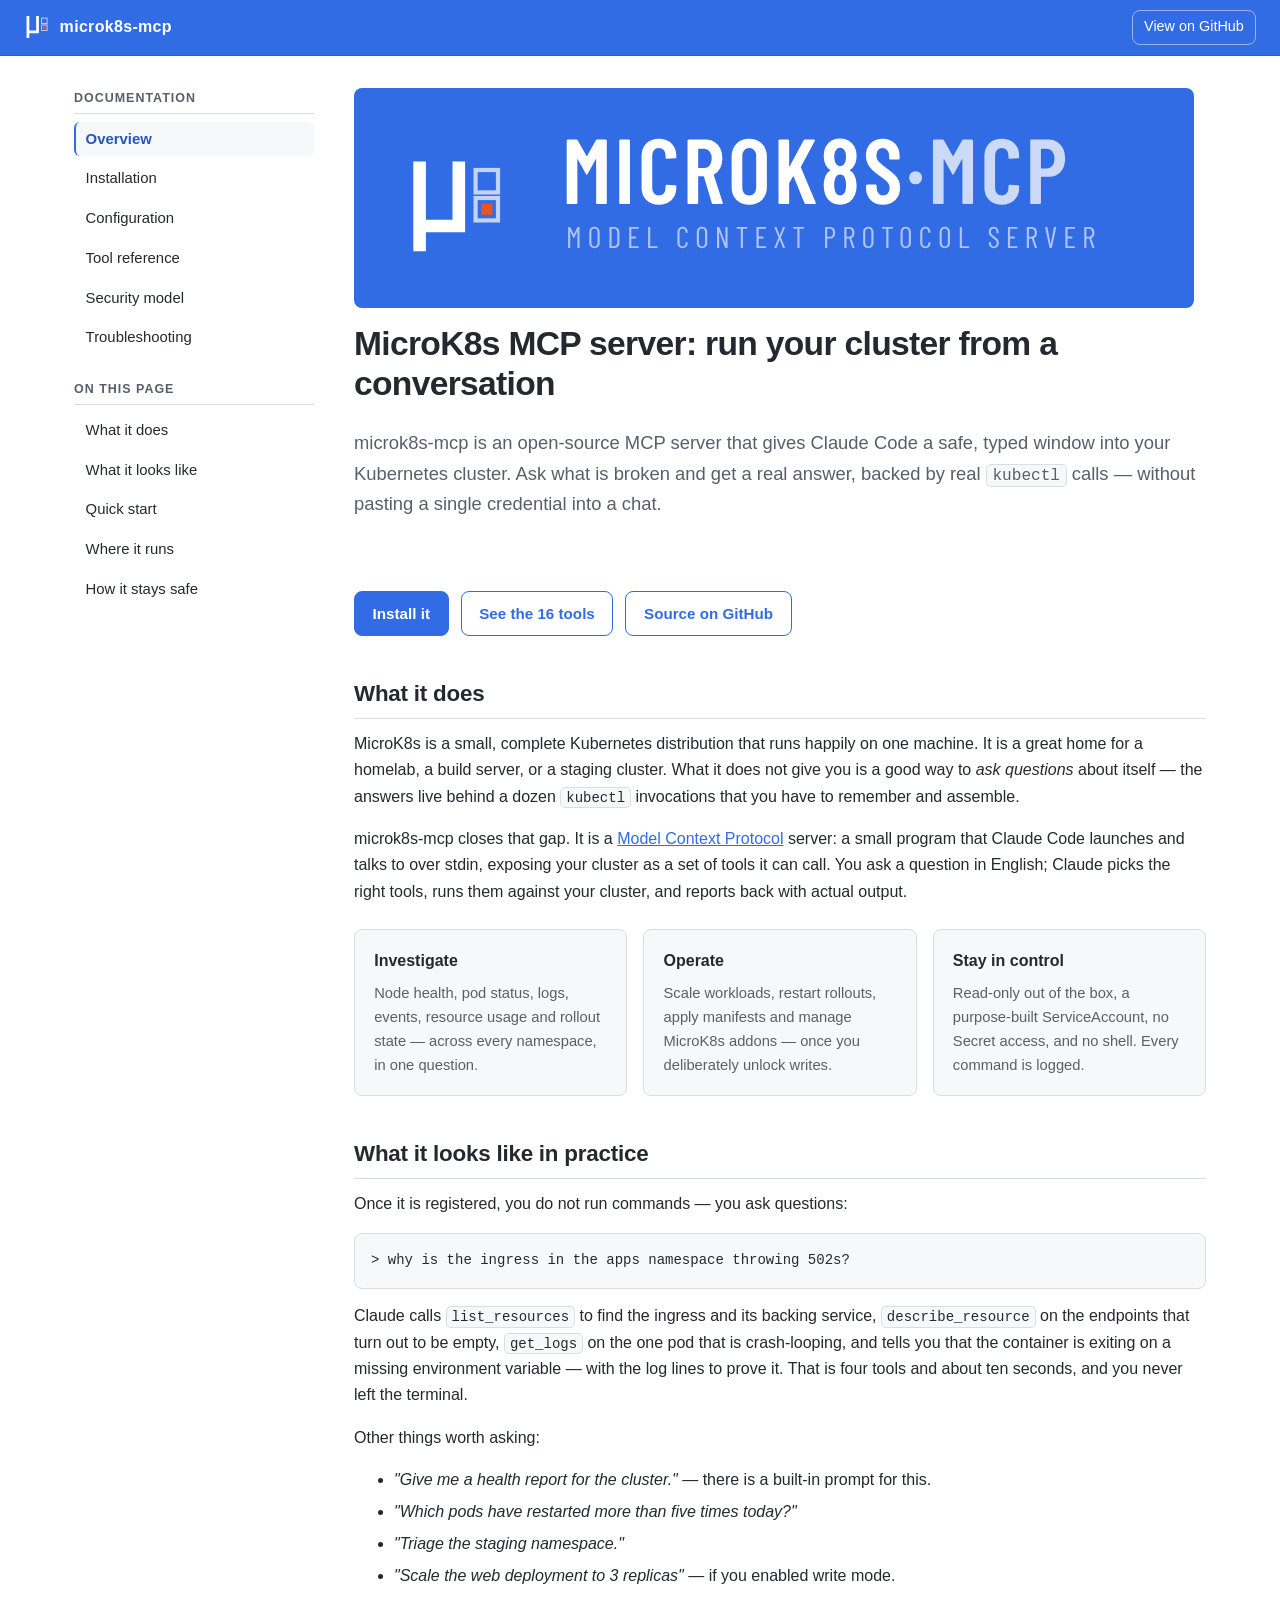
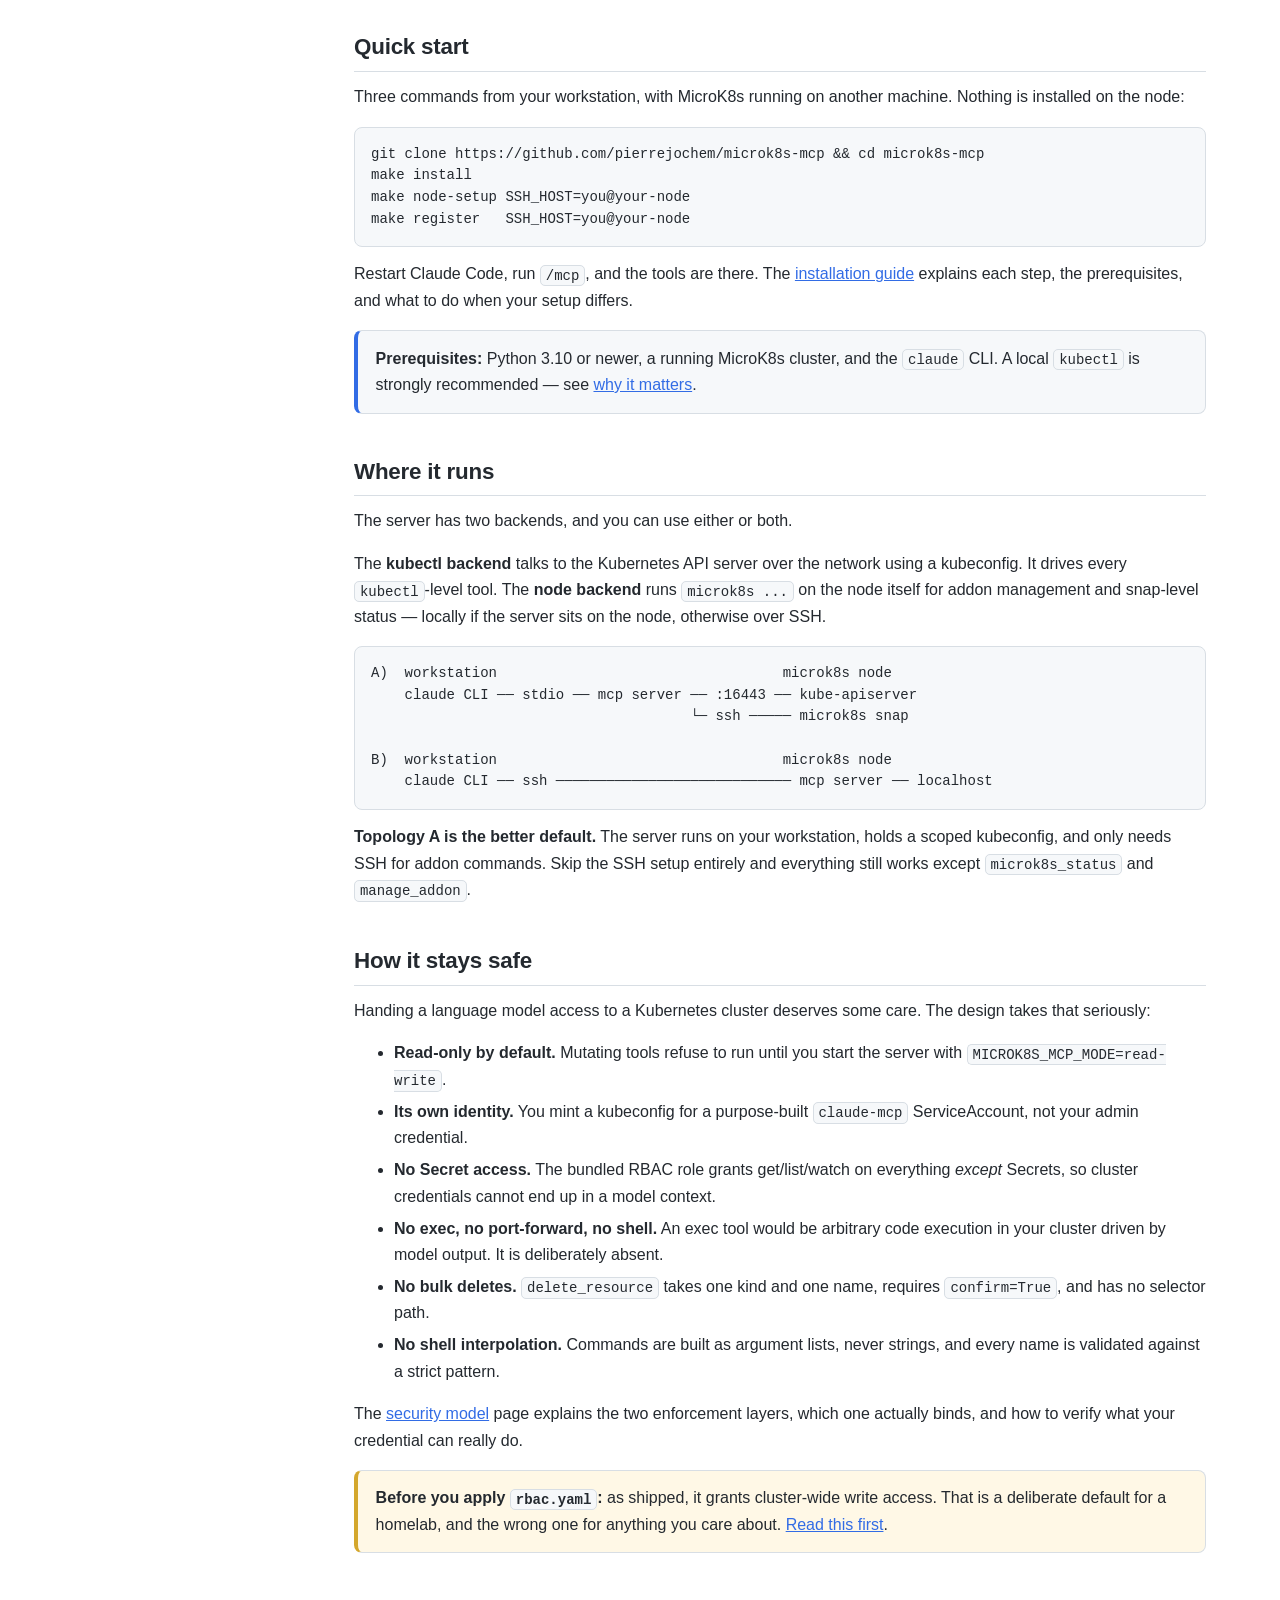
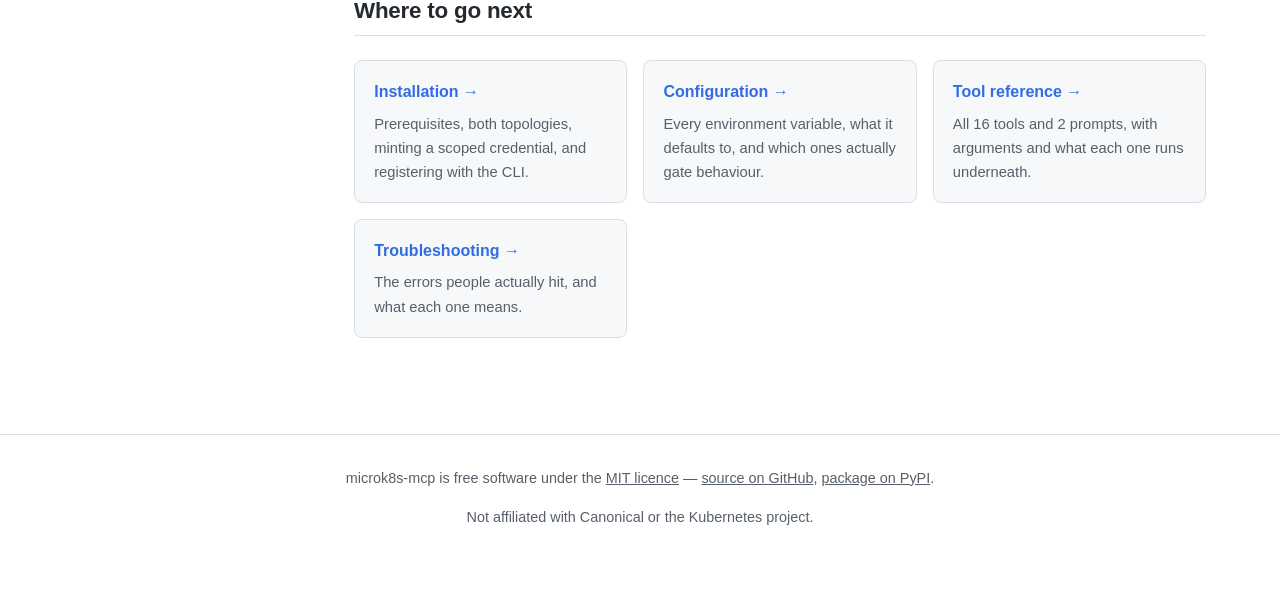
<file: doc/index.html>
<!doctype html>
<html lang="en">
<head>
<meta charset="utf-8">
<meta name="viewport" content="width=device-width, initial-scale=1">
<title>microk8s-mcp — Manage a MicroK8s cluster from Claude Code</title>
<meta name="description" content="Open-source MCP server that lets Claude Code inspect and operate a MicroK8s Kubernetes cluster: read logs, triage failures, scale workloads, apply manifests.">
<link rel="canonical" href="https://pierrejochem.github.io/microk8s-mcp/">
<meta name="author" content="Pierre Jochem">
<meta name="robots" content="index, follow, max-image-preview:large">
<meta property="og:type" content="website">
<meta property="og:site_name" content="microk8s-mcp">
<meta property="og:title" content="microk8s-mcp — Manage a MicroK8s cluster from Claude Code">
<meta property="og:description" content="An open-source MCP server that lets Claude Code inspect and operate a MicroK8s cluster. Read-only by default, with RBAC-scoped credentials.">
<meta property="og:url" content="https://pierrejochem.github.io/microk8s-mcp/">
<meta property="og:image" content="https://pierrejochem.github.io/microk8s-mcp/assets/og-image.png">
<meta property="og:image:width" content="1200">
<meta property="og:image:height" content="630">
<meta property="og:image:alt" content="microk8s-mcp — an MCP server that connects Claude Code to a MicroK8s Kubernetes cluster">
<meta property="og:locale" content="en">
<meta name="twitter:card" content="summary_large_image">
<meta name="twitter:title" content="microk8s-mcp — Manage a MicroK8s cluster from Claude Code">
<meta name="twitter:description" content="An open-source MCP server that lets Claude Code inspect and operate a MicroK8s cluster. Read-only by default.">
<meta name="twitter:image" content="https://pierrejochem.github.io/microk8s-mcp/assets/og-image.png">
<meta name="theme-color" content="#326ce5">
<link rel="icon" href="assets/microk8s-mcp-mark.svg" type="image/svg+xml">
<link rel="stylesheet" href="assets/style.css">
<script type="application/ld+json">
{
  "@context": "https://schema.org",
  "@graph": [
    {
      "@type": "SoftwareApplication",
      "@id": "https://pierrejochem.github.io/microk8s-mcp/#software",
      "name": "microk8s-mcp",
      "alternateName": "MicroK8s MCP server",
      "description": "An MCP (Model Context Protocol) server that exposes a MicroK8s Kubernetes cluster to the Claude CLI as typed tools. Read-only by default; every mutating capability sits behind a separate switch.",
      "applicationCategory": "DeveloperApplication",
      "applicationSubCategory": "Kubernetes cluster management",
      "operatingSystem": "Linux",
      "url": "https://pierrejochem.github.io/microk8s-mcp/",
      "downloadUrl": "https://pypi.org/project/microk8s-mcp/",
      "installUrl": "https://pierrejochem.github.io/microk8s-mcp/install.html",
      "codeRepository": "https://github.com/pierrejochem/microk8s-mcp",
      "programmingLanguage": "Python",
      "license": "https://opensource.org/licenses/MIT",
      "isAccessibleForFree": true,
      "softwareRequirements": "Python 3.10+, MicroK8s, kubectl",
      "keywords": "MCP server, Model Context Protocol, MicroK8s, Kubernetes, Claude Code, kubectl, RBAC, homelab, DevOps",
      "featureList": [
        "Inspect nodes, pods, logs, events and resource usage from a conversation",
        "Triage failing workloads with built-in prompts",
        "Scale workloads, restart rollouts and apply manifests behind a write switch",
        "Enable and disable MicroK8s addons over SSH",
        "RBAC-scoped ServiceAccount credential with no access to Secrets"
      ],
      "sameAs": [
        "https://github.com/pierrejochem/microk8s-mcp",
        "https://pypi.org/project/microk8s-mcp/"
      ],
      "offers": { "@type": "Offer", "price": "0", "priceCurrency": "USD" },
      "author": { "@id": "https://pierrejochem.github.io/microk8s-mcp/#author" }
    },
    {
      "@type": "WebSite",
      "@id": "https://pierrejochem.github.io/microk8s-mcp/#website",
      "name": "microk8s-mcp documentation",
      "url": "https://pierrejochem.github.io/microk8s-mcp/",
      "inLanguage": "en",
      "about": { "@id": "https://pierrejochem.github.io/microk8s-mcp/#software" },
      "publisher": { "@id": "https://pierrejochem.github.io/microk8s-mcp/#author" }
    },
    {
      "@type": "Person",
      "@id": "https://pierrejochem.github.io/microk8s-mcp/#author",
      "name": "Pierre Jochem",
      "url": "https://github.com/pierrejochem"
    }
  ]
}
</script>
</head>
<body>
<a class="skip" href="#main">Skip to content</a>

<header class="topbar">
  <a class="brand" href="index.html">
    <svg viewBox="18 18 65 76" xmlns="http://www.w3.org/2000/svg" aria-hidden="true" focusable="false">
      <path d="M24 24 24 88M24 62 24 70 52 70 52 24" fill="none" stroke="#ffffff" stroke-width="8" stroke-linejoin="miter" stroke-linecap="butt"></path>
      <g fill="none" stroke="rgba(255,255,255,.75)" stroke-width="2.6"><rect x="64" y="30" width="16" height="16"></rect><rect x="64" y="50" width="16" height="16"></rect></g>
      <rect x="68" y="54" width="8" height="8" fill="#e95420"></rect>
    </svg>
    microk8s-mcp
  </a>
  <span class="spacer"></span>
  <a class="gh" href="https://github.com/pierrejochem/microk8s-mcp">View on GitHub</a>
</header>

<div class="layout">
  <div class="sidebar">
    <nav aria-label="Documentation">
      <h2>Documentation</h2>
      <ul>
        <li><a href="index.html" aria-current="page">Overview</a></li>
        <li><a href="install.html">Installation</a></li>
        <li><a href="configure.html">Configuration</a></li>
        <li><a href="tools.html">Tool reference</a></li>
        <li><a href="security.html">Security model</a></li>
        <li><a href="troubleshooting.html">Troubleshooting</a></li>
      </ul>
      <h2>On this page</h2>
      <ul>
        <li><a href="#what">What it does</a></li>
        <li><a href="#example">What it looks like</a></li>
        <li><a href="#quickstart">Quick start</a></li>
        <li><a href="#topologies">Where it runs</a></li>
        <li><a href="#safety">How it stays safe</a></li>
      </ul>
    </nav>
  </div>

  <main id="main">
    <div class="hero">
      <img src="assets/microk8s-mcp-lockup-reverse.svg" alt="microk8s-mcp — Model Context Protocol server" width="840" height="220">
      <h1>MicroK8s MCP server: run your cluster from a conversation</h1>
      <p class="lede">microk8s-mcp is an open-source MCP server that gives Claude Code a safe,
      typed window into your Kubernetes cluster. Ask what is broken and get a real answer,
      backed by real <code>kubectl</code> calls — without pasting a single credential into a chat.</p>
      <div class="cta">
        <a class="btn btn-primary" href="install.html">Install it</a>
        <a class="btn btn-ghost" href="tools.html">See the 16 tools</a>
        <a class="btn btn-ghost" href="https://github.com/pierrejochem/microk8s-mcp">Source on GitHub</a>
      </div>
    </div>

    <h2 id="what">What it does</h2>
    <p>MicroK8s is a small, complete Kubernetes distribution that runs happily on one machine.
    It is a great home for a homelab, a build server, or a staging cluster. What it does not
    give you is a good way to <em>ask questions</em> about itself — the answers live behind a
    dozen <code>kubectl</code> invocations that you have to remember and assemble.</p>

    <p>microk8s-mcp closes that gap. It is a
    <a href="https://modelcontextprotocol.io">Model Context Protocol</a> server: a small program
    that Claude Code launches and talks to over stdin, exposing your cluster as a set of tools
    it can call. You ask a question in English; Claude picks the right tools, runs them against
    your cluster, and reports back with actual output.</p>

    <div class="cards">
      <div class="card">
        <h3>Investigate</h3>
        <p>Node health, pod status, logs, events, resource usage and rollout state — across
        every namespace, in one question.</p>
      </div>
      <div class="card">
        <h3>Operate</h3>
        <p>Scale workloads, restart rollouts, apply manifests and manage MicroK8s addons —
        once you deliberately unlock writes.</p>
      </div>
      <div class="card">
        <h3>Stay in control</h3>
        <p>Read-only out of the box, a purpose-built ServiceAccount, no Secret access,
        and no shell. Every command is logged.</p>
      </div>
    </div>

    <h2 id="example">What it looks like in practice</h2>
    <p>Once it is registered, you do not run commands — you ask questions:</p>

    <pre><code>&gt; why is the ingress in the apps namespace throwing 502s?</code></pre>

    <p>Claude calls <code>list_resources</code> to find the ingress and its backing service,
    <code>describe_resource</code> on the endpoints that turn out to be empty,
    <code>get_logs</code> on the one pod that is crash-looping, and tells you that the
    container is exiting on a missing environment variable — with the log lines to prove it.
    That is four tools and about ten seconds, and you never left the terminal.</p>

    <p>Other things worth asking:</p>
    <ul>
      <li><em>"Give me a health report for the cluster."</em> — there is a built-in prompt for this.</li>
      <li><em>"Which pods have restarted more than five times today?"</em></li>
      <li><em>"Triage the staging namespace."</em></li>
      <li><em>"Scale the web deployment to 3 replicas"</em> — if you enabled write mode.</li>
    </ul>

    <h2 id="quickstart">Quick start</h2>
    <p>Three commands from your workstation, with MicroK8s running on another machine.
    Nothing is installed on the node:</p>

    <pre><code>git clone https://github.com/pierrejochem/microk8s-mcp &amp;&amp; cd microk8s-mcp
make install
make node-setup SSH_HOST=you@your-node
make register   SSH_HOST=you@your-node</code></pre>

    <p>Restart Claude Code, run <code>/mcp</code>, and the tools are there. The
    <a href="install.html">installation guide</a> explains each step, the prerequisites,
    and what to do when your setup differs.</p>

    <div class="note">
      <p><strong>Prerequisites:</strong> Python 3.10 or newer, a running MicroK8s cluster, and
      the <code>claude</code> CLI. A local <code>kubectl</code> is strongly recommended — see
      <a href="security.html#kubectl-fallback">why it matters</a>.</p>
    </div>

    <h2 id="topologies">Where it runs</h2>
    <p>The server has two backends, and you can use either or both.</p>

    <p>The <strong>kubectl backend</strong> talks to the Kubernetes API server over the network
    using a kubeconfig. It drives every <code>kubectl</code>-level tool. The
    <strong>node backend</strong> runs <code>microk8s ...</code> on the node itself for addon
    management and snap-level status — locally if the server sits on the node, otherwise over SSH.</p>

    <pre><code>A)  workstation                                  microk8s node
    claude CLI ── stdio ── mcp server ── :16443 ── kube-apiserver
                                      └─ ssh ───── microk8s snap

B)  workstation                                  microk8s node
    claude CLI ── ssh ──────────────────────────── mcp server ── localhost</code></pre>

    <p><strong>Topology A is the better default.</strong> The server runs on your workstation,
    holds a scoped kubeconfig, and only needs SSH for addon commands. Skip the SSH setup entirely
    and everything still works except <code>microk8s_status</code> and <code>manage_addon</code>.</p>

    <h2 id="safety">How it stays safe</h2>
    <p>Handing a language model access to a Kubernetes cluster deserves some care. The design
    takes that seriously:</p>

    <ul>
      <li><strong>Read-only by default.</strong> Mutating tools refuse to run until you start
      the server with <code>MICROK8S_MCP_MODE=read-write</code>.</li>
      <li><strong>Its own identity.</strong> You mint a kubeconfig for a purpose-built
      <code>claude-mcp</code> ServiceAccount, not your admin credential.</li>
      <li><strong>No Secret access.</strong> The bundled RBAC role grants get/list/watch on
      everything <em>except</em> Secrets, so cluster credentials cannot end up in a model context.</li>
      <li><strong>No exec, no port-forward, no shell.</strong> An exec tool would be arbitrary
      code execution in your cluster driven by model output. It is deliberately absent.</li>
      <li><strong>No bulk deletes.</strong> <code>delete_resource</code> takes one kind and one
      name, requires <code>confirm=True</code>, and has no selector path.</li>
      <li><strong>No shell interpolation.</strong> Commands are built as argument lists, never
      strings, and every name is validated against a strict pattern.</li>
    </ul>

    <p>The <a href="security.html">security model</a> page explains the two enforcement layers,
    which one actually binds, and how to verify what your credential can really do.</p>

    <div class="warn">
      <p><strong>Before you apply <code>rbac.yaml</code>:</strong> as shipped, it grants
      cluster-wide write access. That is a deliberate default for a homelab, and the wrong one
      for anything you care about. <a href="security.html#rbac">Read this first</a>.</p>
    </div>

    <h2>Where to go next</h2>
    <div class="cards">
      <div class="card">
        <h3><a href="install.html">Installation</a></h3>
        <p>Prerequisites, both topologies, minting a scoped credential, and registering with the CLI.</p>
      </div>
      <div class="card">
        <h3><a href="configure.html">Configuration</a></h3>
        <p>Every environment variable, what it defaults to, and which ones actually gate behaviour.</p>
      </div>
      <div class="card">
        <h3><a href="tools.html">Tool reference</a></h3>
        <p>All 16 tools and 2 prompts, with arguments and what each one runs underneath.</p>
      </div>
      <div class="card">
        <h3><a href="troubleshooting.html">Troubleshooting</a></h3>
        <p>The errors people actually hit, and what each one means.</p>
      </div>
    </div>
  </main>
</div>

<footer>
  <p>microk8s-mcp is free software under the
  <a href="https://github.com/pierrejochem/microk8s-mcp/blob/main/LICENSE">MIT licence</a> —
  <a href="https://github.com/pierrejochem/microk8s-mcp">source on GitHub</a>,
  <a href="https://pypi.org/project/microk8s-mcp/">package on PyPI</a>.</p>
  <p>Not affiliated with Canonical or the Kubernetes project.</p>
</footer>

</body>
</html>
</file>
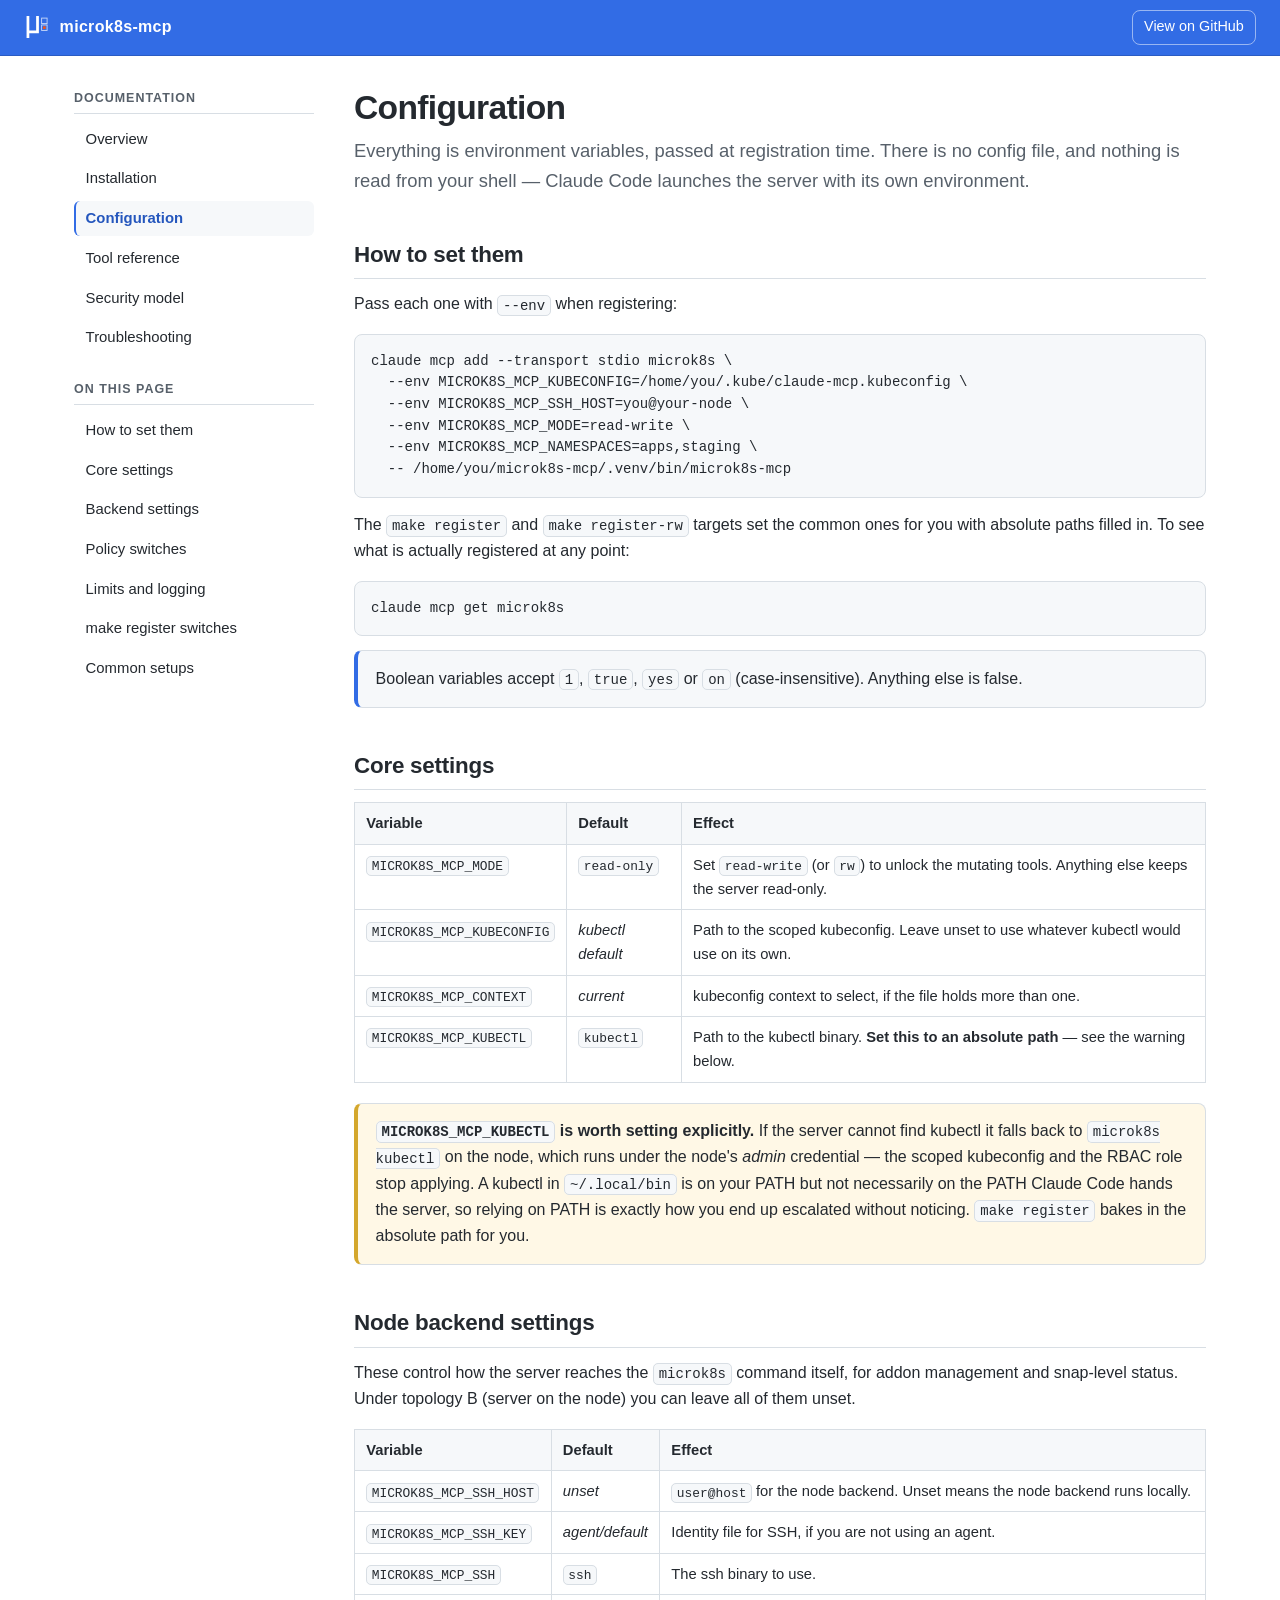
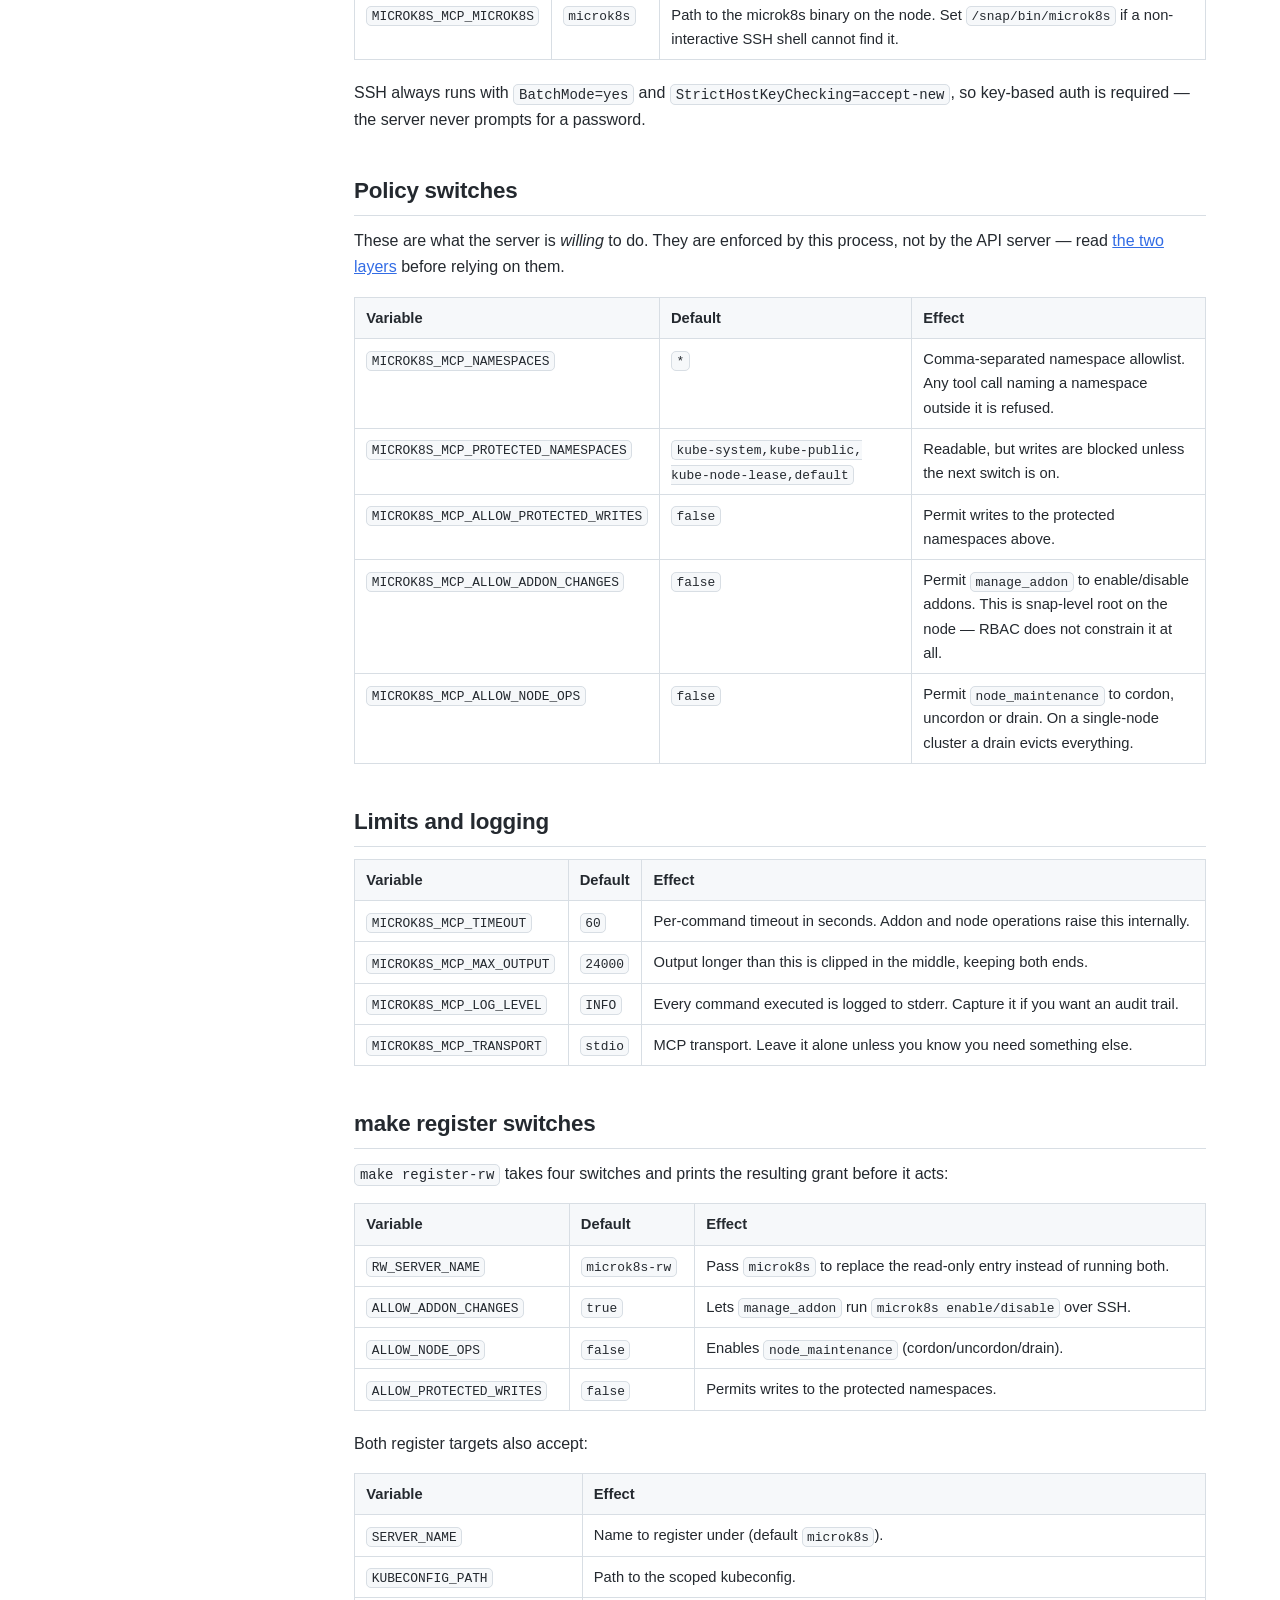
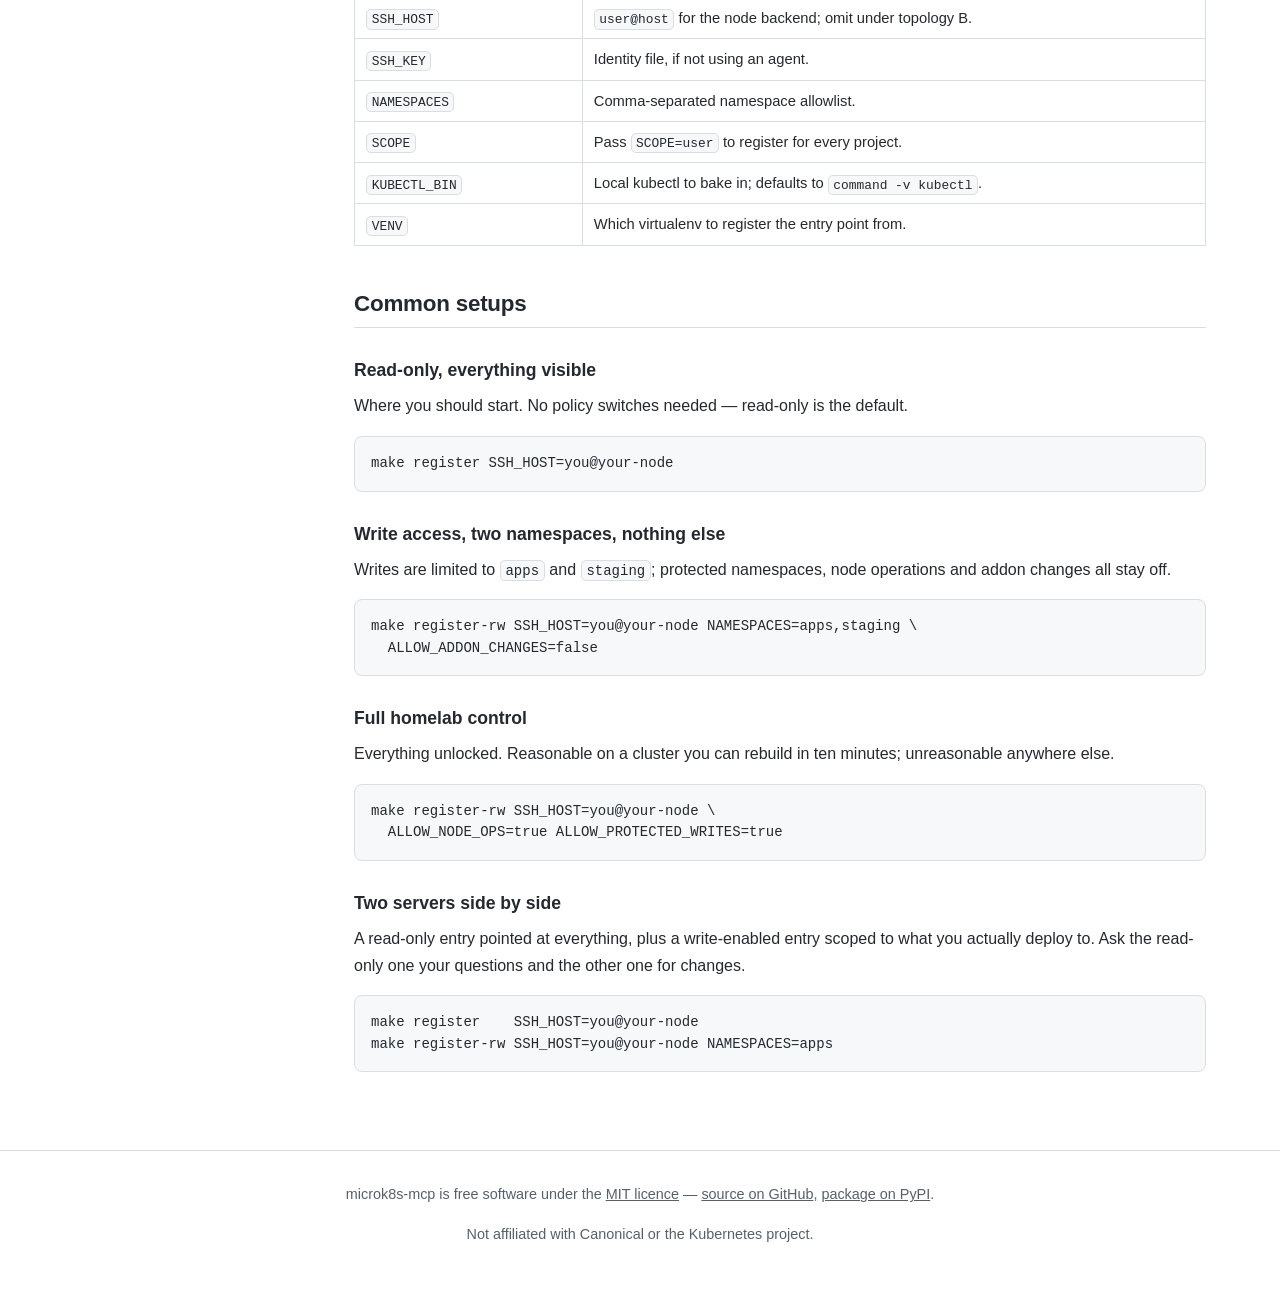
<file: doc/configure.html>
<!doctype html>
<html lang="en">
<head>
<meta charset="utf-8">
<meta name="viewport" content="width=device-width, initial-scale=1">
<title>Configuration reference — microk8s-mcp environment variables</title>
<meta name="description" content="Every microk8s-mcp environment variable with its default and effect — mode, kubeconfig, kubectl, SSH host, namespace allowlist and the write switches.">
<link rel="canonical" href="https://pierrejochem.github.io/microk8s-mcp/configure.html">
<meta name="robots" content="index, follow, max-image-preview:large">
<meta property="og:type" content="article">
<meta property="og:site_name" content="microk8s-mcp">
<meta property="og:title" content="Configuration reference — microk8s-mcp environment variables">
<meta property="og:description" content="Every environment variable with its default and effect, plus the make register switches.">
<meta property="og:url" content="https://pierrejochem.github.io/microk8s-mcp/configure.html">
<meta property="og:image" content="https://pierrejochem.github.io/microk8s-mcp/assets/og-image.png">
<meta property="og:image:width" content="1200">
<meta property="og:image:height" content="630">
<meta property="og:image:alt" content="microk8s-mcp — an MCP server that connects Claude Code to a MicroK8s Kubernetes cluster">
<meta property="og:locale" content="en">
<meta name="twitter:card" content="summary_large_image">
<meta name="twitter:title" content="Configuration reference — microk8s-mcp environment variables">
<meta name="twitter:description" content="Every environment variable with its default and effect, plus the make register switches.">
<meta name="twitter:image" content="https://pierrejochem.github.io/microk8s-mcp/assets/og-image.png">
<meta name="author" content="Pierre Jochem">
<meta name="theme-color" content="#326ce5">
<link rel="icon" href="assets/microk8s-mcp-mark.svg" type="image/svg+xml">
<link rel="stylesheet" href="assets/style.css">
<script type="application/ld+json">
{
  "@context": "https://schema.org",
  "@graph": [
    {
      "@type": "TechArticle",
      "@id": "https://pierrejochem.github.io/microk8s-mcp/configure.html#article",
      "headline": "Configuration",
      "name": "Configuration reference — microk8s-mcp environment variables",
      "description": "Every microk8s-mcp environment variable with its default and effect: MICROK8S_MCP_MODE, KUBECONFIG, KUBECTL, SSH_HOST, NAMESPACES, ALLOW_ADDON_CHANGES, ALLOW_NODE_OPS and more, plus the make register switches.",
      "url": "https://pierrejochem.github.io/microk8s-mcp/configure.html",
      "inLanguage": "en",
      "datePublished": "2026-07-25",
      "dateModified": "2026-08-09",
      "keywords": "MicroK8s, MCP server, environment variables, configuration, Claude Code",
      "author": {
        "@id": "https://pierrejochem.github.io/microk8s-mcp/#author"
      },
      "publisher": {
        "@id": "https://pierrejochem.github.io/microk8s-mcp/#author"
      },
      "isPartOf": {
        "@id": "https://pierrejochem.github.io/microk8s-mcp/#website"
      },
      "about": {
        "@id": "https://pierrejochem.github.io/microk8s-mcp/#software"
      },
      "mainEntityOfPage": {
        "@type": "WebPage",
        "@id": "https://pierrejochem.github.io/microk8s-mcp/configure.html"
      }
    },
    {
      "@type": "BreadcrumbList",
      "@id": "https://pierrejochem.github.io/microk8s-mcp/configure.html#breadcrumb",
      "itemListElement": [
        {
          "@type": "ListItem",
          "position": 1,
          "name": "microk8s-mcp",
          "item": "https://pierrejochem.github.io/microk8s-mcp/"
        },
        {
          "@type": "ListItem",
          "position": 2,
          "name": "Configuration",
          "item": "https://pierrejochem.github.io/microk8s-mcp/configure.html"
        }
      ]
    },
    {
      "@type": "Person",
      "@id": "https://pierrejochem.github.io/microk8s-mcp/#author",
      "name": "Pierre Jochem",
      "url": "https://github.com/pierrejochem"
    }
  ]
}
</script>
</head>
<body>
<a class="skip" href="#main">Skip to content</a>

<header class="topbar">
  <a class="brand" href="index.html">
    <svg viewBox="18 18 65 76" xmlns="http://www.w3.org/2000/svg" aria-hidden="true" focusable="false">
      <path d="M24 24 24 88M24 62 24 70 52 70 52 24" fill="none" stroke="#ffffff" stroke-width="8" stroke-linejoin="miter" stroke-linecap="butt"></path>
      <g fill="none" stroke="rgba(255,255,255,.75)" stroke-width="2.6"><rect x="64" y="30" width="16" height="16"></rect><rect x="64" y="50" width="16" height="16"></rect></g>
      <rect x="68" y="54" width="8" height="8" fill="#e95420"></rect>
    </svg>
    microk8s-mcp
  </a>
  <span class="spacer"></span>
  <a class="gh" href="https://github.com/pierrejochem/microk8s-mcp">View on GitHub</a>
</header>

<div class="layout">
  <div class="sidebar">
    <nav aria-label="Documentation">
      <h2>Documentation</h2>
      <ul>
        <li><a href="index.html">Overview</a></li>
        <li><a href="install.html">Installation</a></li>
        <li><a href="configure.html" aria-current="page">Configuration</a></li>
        <li><a href="tools.html">Tool reference</a></li>
        <li><a href="security.html">Security model</a></li>
        <li><a href="troubleshooting.html">Troubleshooting</a></li>
      </ul>
      <h2>On this page</h2>
      <ul>
        <li><a href="#how">How to set them</a></li>
        <li><a href="#core">Core settings</a></li>
        <li><a href="#backend">Backend settings</a></li>
        <li><a href="#policy">Policy switches</a></li>
        <li><a href="#limits">Limits and logging</a></li>
        <li><a href="#register-flags">make register switches</a></li>
        <li><a href="#recipes">Common setups</a></li>
      </ul>
    </nav>
  </div>

  <main id="main">
    <h1>Configuration</h1>
    <p class="lede">Everything is environment variables, passed at registration time. There is no
    config file, and nothing is read from your shell — Claude Code launches the server with its
    own environment.</p>

    <h2 id="how">How to set them</h2>
    <p>Pass each one with <code>--env</code> when registering:</p>
    <pre><code>claude mcp add --transport stdio microk8s \
  --env MICROK8S_MCP_KUBECONFIG=/home/you/.kube/claude-mcp.kubeconfig \
  --env MICROK8S_MCP_SSH_HOST=you@your-node \
  --env MICROK8S_MCP_MODE=read-write \
  --env MICROK8S_MCP_NAMESPACES=apps,staging \
  -- /home/you/microk8s-mcp/.venv/bin/microk8s-mcp</code></pre>

    <p>The <code>make register</code> and <code>make register-rw</code> targets set the common ones
    for you with absolute paths filled in. To see what is actually registered at any point:</p>
    <pre><code>claude mcp get microk8s</code></pre>

    <div class="note">
      <p>Boolean variables accept <code>1</code>, <code>true</code>, <code>yes</code> or
      <code>on</code> (case-insensitive). Anything else is false.</p>
    </div>

    <h2 id="core">Core settings</h2>
    <div class="table-wrap">
    <table>
      <thead><tr><th>Variable</th><th>Default</th><th>Effect</th></tr></thead>
      <tbody>
        <tr>
          <td data-label="Variable"><code>MICROK8S_MCP_MODE</code></td>
          <td data-label="Default"><code>read-only</code></td>
          <td data-label="Effect">Set <code>read-write</code> (or <code>rw</code>) to unlock the mutating tools. Anything else keeps the server read-only.</td>
        </tr>
        <tr>
          <td data-label="Variable"><code>MICROK8S_MCP_KUBECONFIG</code></td>
          <td data-label="Default"><em>kubectl default</em></td>
          <td data-label="Effect">Path to the scoped kubeconfig. Leave unset to use whatever kubectl would use on its own.</td>
        </tr>
        <tr>
          <td data-label="Variable"><code>MICROK8S_MCP_CONTEXT</code></td>
          <td data-label="Default"><em>current</em></td>
          <td data-label="Effect">kubeconfig context to select, if the file holds more than one.</td>
        </tr>
        <tr>
          <td data-label="Variable"><code>MICROK8S_MCP_KUBECTL</code></td>
          <td data-label="Default"><code>kubectl</code></td>
          <td data-label="Effect">Path to the kubectl binary. <strong>Set this to an absolute path</strong> — see the warning below.</td>
        </tr>
      </tbody>
    </table>
    </div>

    <div class="warn">
      <p><strong><code>MICROK8S_MCP_KUBECTL</code> is worth setting explicitly.</strong> If the
      server cannot find kubectl it falls back to <code>microk8s kubectl</code> on the node, which
      runs under the node's <em>admin</em> credential — the scoped kubeconfig and the RBAC role
      stop applying. A kubectl in <code>~/.local/bin</code> is on your PATH but not necessarily on
      the PATH Claude Code hands the server, so relying on PATH is exactly how you end up escalated
      without noticing. <code>make register</code> bakes in the absolute path for you.</p>
    </div>

    <h2 id="backend">Node backend settings</h2>
    <p>These control how the server reaches the <code>microk8s</code> command itself, for addon
    management and snap-level status. Under topology B (server on the node) you can leave all of
    them unset.</p>

    <div class="table-wrap">
    <table>
      <thead><tr><th>Variable</th><th>Default</th><th>Effect</th></tr></thead>
      <tbody>
        <tr>
          <td data-label="Variable"><code>MICROK8S_MCP_SSH_HOST</code></td>
          <td data-label="Default"><em>unset</em></td>
          <td data-label="Effect"><code>user@host</code> for the node backend. Unset means the node backend runs locally.</td>
        </tr>
        <tr>
          <td data-label="Variable"><code>MICROK8S_MCP_SSH_KEY</code></td>
          <td data-label="Default"><em>agent/default</em></td>
          <td data-label="Effect">Identity file for SSH, if you are not using an agent.</td>
        </tr>
        <tr>
          <td data-label="Variable"><code>MICROK8S_MCP_SSH</code></td>
          <td data-label="Default"><code>ssh</code></td>
          <td data-label="Effect">The ssh binary to use.</td>
        </tr>
        <tr>
          <td data-label="Variable"><code>MICROK8S_MCP_MICROK8S</code></td>
          <td data-label="Default"><code>microk8s</code></td>
          <td data-label="Effect">Path to the microk8s binary on the node. Set <code>/snap/bin/microk8s</code> if a non-interactive SSH shell cannot find it.</td>
        </tr>
      </tbody>
    </table>
    </div>

    <p>SSH always runs with <code>BatchMode=yes</code> and
    <code>StrictHostKeyChecking=accept-new</code>, so key-based auth is required — the server
    never prompts for a password.</p>

    <h2 id="policy">Policy switches</h2>
    <p>These are what the server is <em>willing</em> to do. They are enforced by this process, not
    by the API server — read <a href="security.html#layers">the two layers</a> before relying on them.</p>

    <div class="table-wrap">
    <table>
      <thead><tr><th>Variable</th><th>Default</th><th>Effect</th></tr></thead>
      <tbody>
        <tr>
          <td data-label="Variable"><code>MICROK8S_MCP_NAMESPACES</code></td>
          <td data-label="Default"><code>*</code></td>
          <td data-label="Effect">Comma-separated namespace allowlist. Any tool call naming a namespace outside it is refused.</td>
        </tr>
        <tr>
          <td data-label="Variable"><code>MICROK8S_MCP_PROTECTED_NAMESPACES</code></td>
          <td data-label="Default"><code>kube-system,kube-public,<wbr>kube-node-lease,default</code></td>
          <td data-label="Effect">Readable, but writes are blocked unless the next switch is on.</td>
        </tr>
        <tr>
          <td data-label="Variable"><code>MICROK8S_MCP_ALLOW_PROTECTED_WRITES</code></td>
          <td data-label="Default"><code>false</code></td>
          <td data-label="Effect">Permit writes to the protected namespaces above.</td>
        </tr>
        <tr>
          <td data-label="Variable"><code>MICROK8S_MCP_ALLOW_ADDON_CHANGES</code></td>
          <td data-label="Default"><code>false</code></td>
          <td data-label="Effect">Permit <code>manage_addon</code> to enable/disable addons. This is snap-level root on the node — RBAC does not constrain it at all.</td>
        </tr>
        <tr>
          <td data-label="Variable"><code>MICROK8S_MCP_ALLOW_NODE_OPS</code></td>
          <td data-label="Default"><code>false</code></td>
          <td data-label="Effect">Permit <code>node_maintenance</code> to cordon, uncordon or drain. On a single-node cluster a drain evicts everything.</td>
        </tr>
      </tbody>
    </table>
    </div>

    <h2 id="limits">Limits and logging</h2>
    <div class="table-wrap">
    <table>
      <thead><tr><th>Variable</th><th>Default</th><th>Effect</th></tr></thead>
      <tbody>
        <tr>
          <td data-label="Variable"><code>MICROK8S_MCP_TIMEOUT</code></td>
          <td data-label="Default"><code>60</code></td>
          <td data-label="Effect">Per-command timeout in seconds. Addon and node operations raise this internally.</td>
        </tr>
        <tr>
          <td data-label="Variable"><code>MICROK8S_MCP_MAX_OUTPUT</code></td>
          <td data-label="Default"><code>24000</code></td>
          <td data-label="Effect">Output longer than this is clipped in the middle, keeping both ends.</td>
        </tr>
        <tr>
          <td data-label="Variable"><code>MICROK8S_MCP_LOG_LEVEL</code></td>
          <td data-label="Default"><code>INFO</code></td>
          <td data-label="Effect">Every command executed is logged to stderr. Capture it if you want an audit trail.</td>
        </tr>
        <tr>
          <td data-label="Variable"><code>MICROK8S_MCP_TRANSPORT</code></td>
          <td data-label="Default"><code>stdio</code></td>
          <td data-label="Effect">MCP transport. Leave it alone unless you know you need something else.</td>
        </tr>
      </tbody>
    </table>
    </div>

    <h2 id="register-flags">make register switches</h2>
    <p><code>make register-rw</code> takes four switches and prints the resulting grant before
    it acts:</p>

    <div class="table-wrap">
    <table>
      <thead><tr><th>Variable</th><th>Default</th><th>Effect</th></tr></thead>
      <tbody>
        <tr><td data-label="Variable"><code>RW_SERVER_NAME</code></td><td data-label="Default"><code>microk8s-rw</code></td><td data-label="Effect">Pass <code>microk8s</code> to replace the read-only entry instead of running both.</td></tr>
        <tr><td data-label="Variable"><code>ALLOW_ADDON_CHANGES</code></td><td data-label="Default"><code>true</code></td><td data-label="Effect">Lets <code>manage_addon</code> run <code>microk8s enable/disable</code> over SSH.</td></tr>
        <tr><td data-label="Variable"><code>ALLOW_NODE_OPS</code></td><td data-label="Default"><code>false</code></td><td data-label="Effect">Enables <code>node_maintenance</code> (cordon/uncordon/drain).</td></tr>
        <tr><td data-label="Variable"><code>ALLOW_PROTECTED_WRITES</code></td><td data-label="Default"><code>false</code></td><td data-label="Effect">Permits writes to the protected namespaces.</td></tr>
      </tbody>
    </table>
    </div>

    <p>Both register targets also accept:</p>
    <div class="table-wrap">
    <table>
      <thead><tr><th>Variable</th><th>Effect</th></tr></thead>
      <tbody>
        <tr><td data-label="Variable"><code>SERVER_NAME</code></td><td data-label="Effect">Name to register under (default <code>microk8s</code>).</td></tr>
        <tr><td data-label="Variable"><code>KUBECONFIG_PATH</code></td><td data-label="Effect">Path to the scoped kubeconfig.</td></tr>
        <tr><td data-label="Variable"><code>SSH_HOST</code></td><td data-label="Effect"><code>user@host</code> for the node backend; omit under topology B.</td></tr>
        <tr><td data-label="Variable"><code>SSH_KEY</code></td><td data-label="Effect">Identity file, if not using an agent.</td></tr>
        <tr><td data-label="Variable"><code>NAMESPACES</code></td><td data-label="Effect">Comma-separated namespace allowlist.</td></tr>
        <tr><td data-label="Variable"><code>SCOPE</code></td><td data-label="Effect">Pass <code>SCOPE=user</code> to register for every project.</td></tr>
        <tr><td data-label="Variable"><code>KUBECTL_BIN</code></td><td data-label="Effect">Local kubectl to bake in; defaults to <code>command -v kubectl</code>.</td></tr>
        <tr><td data-label="Variable"><code>VENV</code></td><td data-label="Effect">Which virtualenv to register the entry point from.</td></tr>
      </tbody>
    </table>
    </div>

    <h2 id="recipes">Common setups</h2>

    <h3>Read-only, everything visible</h3>
    <p>Where you should start. No policy switches needed — read-only is the default.</p>
    <pre><code>make register SSH_HOST=you@your-node</code></pre>

    <h3>Write access, two namespaces, nothing else</h3>
    <p>Writes are limited to <code>apps</code> and <code>staging</code>; protected namespaces,
    node operations and addon changes all stay off.</p>
    <pre><code>make register-rw SSH_HOST=you@your-node NAMESPACES=apps,staging \
  ALLOW_ADDON_CHANGES=false</code></pre>

    <h3>Full homelab control</h3>
    <p>Everything unlocked. Reasonable on a cluster you can rebuild in ten minutes; unreasonable
    anywhere else.</p>
    <pre><code>make register-rw SSH_HOST=you@your-node \
  ALLOW_NODE_OPS=true ALLOW_PROTECTED_WRITES=true</code></pre>

    <h3>Two servers side by side</h3>
    <p>A read-only entry pointed at everything, plus a write-enabled entry scoped to what you
    actually deploy to. Ask the read-only one your questions and the other one for changes.</p>
    <pre><code>make register    SSH_HOST=you@your-node
make register-rw SSH_HOST=you@your-node NAMESPACES=apps</code></pre>
  </main>
</div>

<footer>
  <p>microk8s-mcp is free software under the
  <a href="https://github.com/pierrejochem/microk8s-mcp/blob/main/LICENSE">MIT licence</a> —
  <a href="https://github.com/pierrejochem/microk8s-mcp">source on GitHub</a>,
  <a href="https://pypi.org/project/microk8s-mcp/">package on PyPI</a>.</p>
  <p>Not affiliated with Canonical or the Kubernetes project.</p>
</footer>

</body>
</html>
</file>
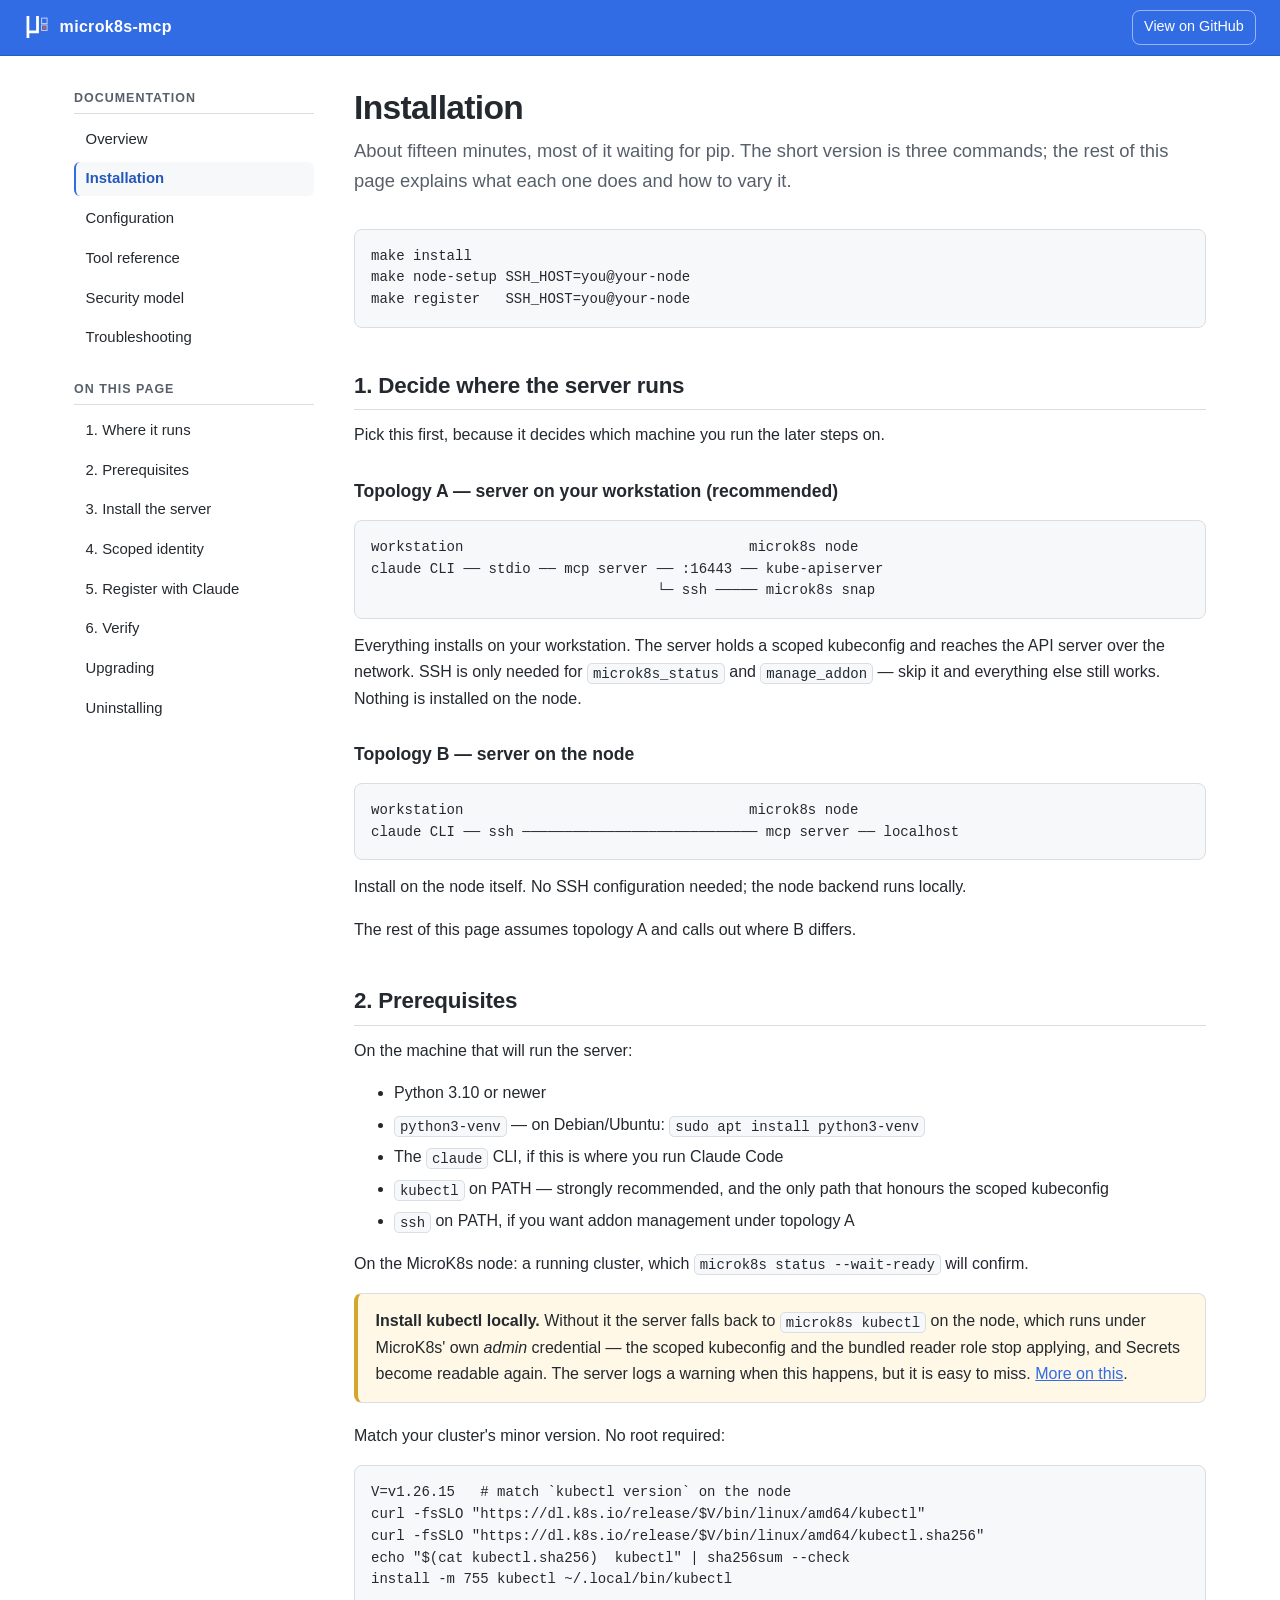
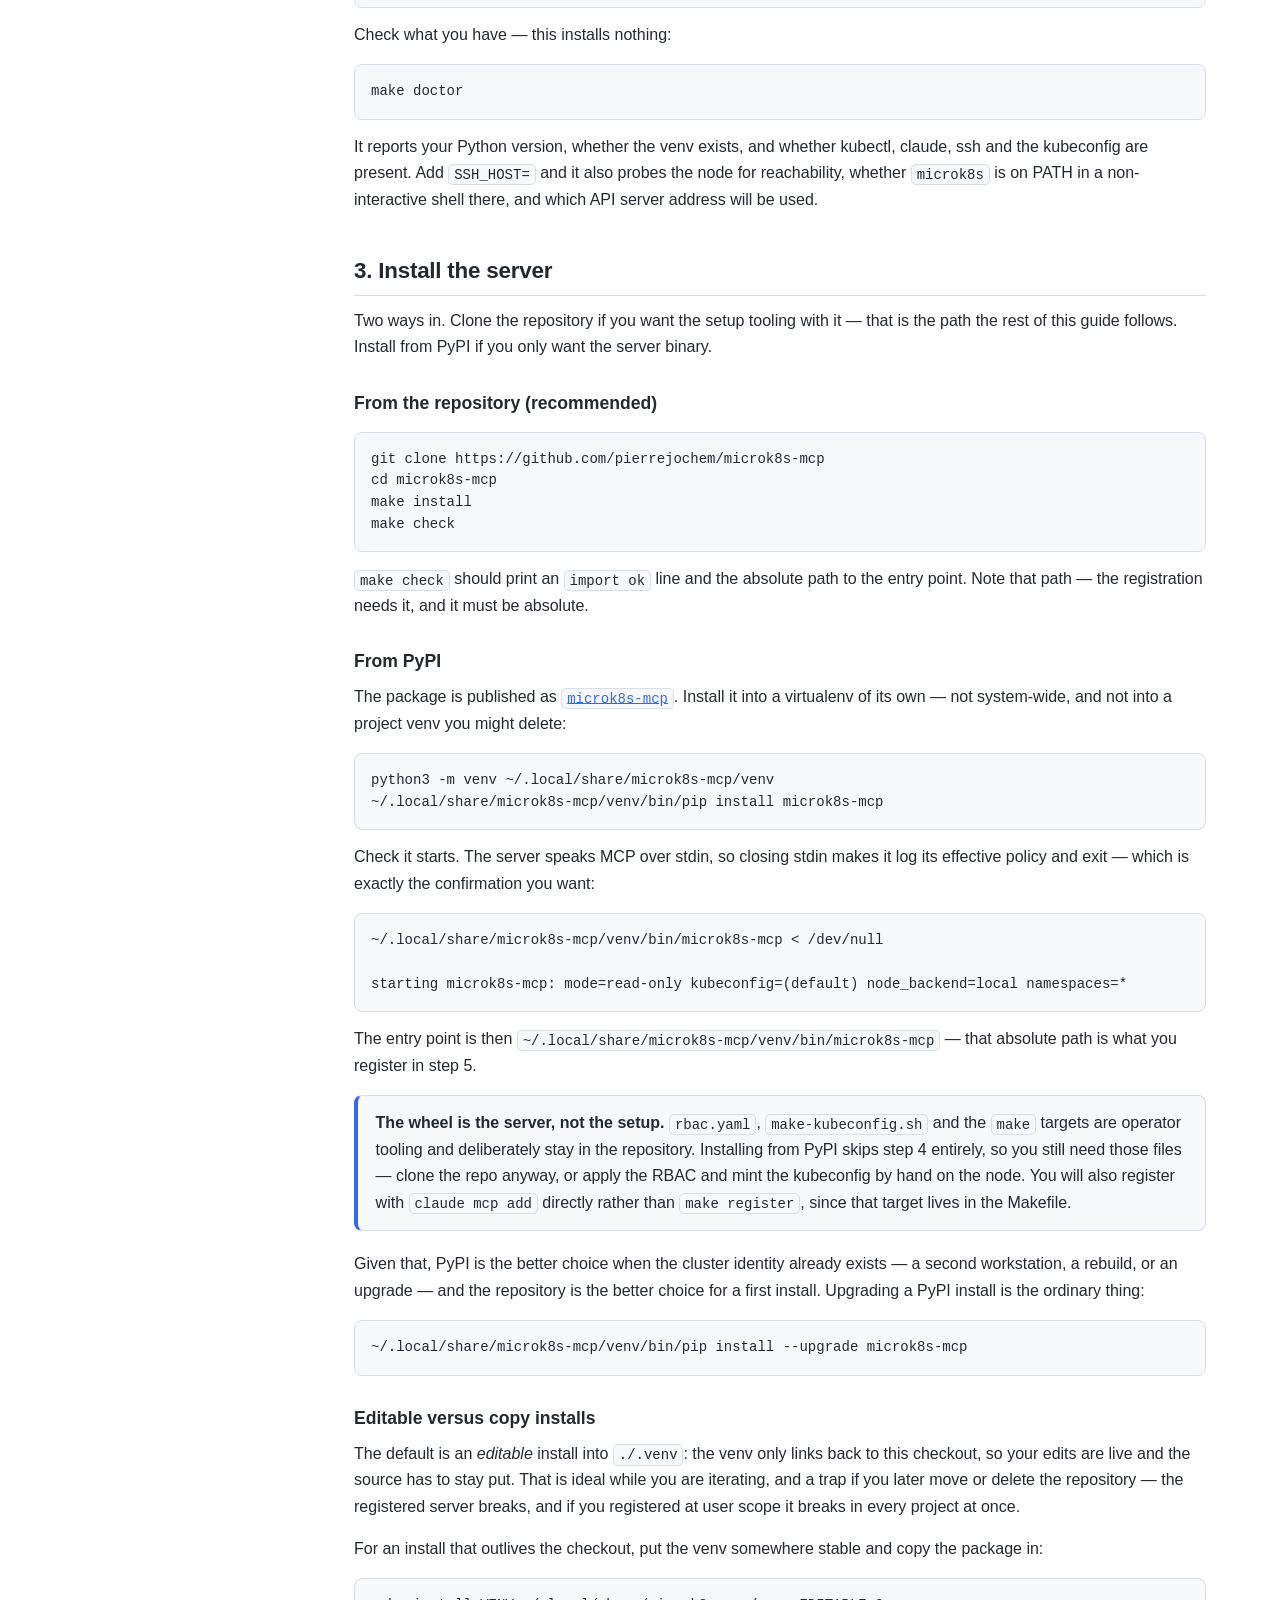
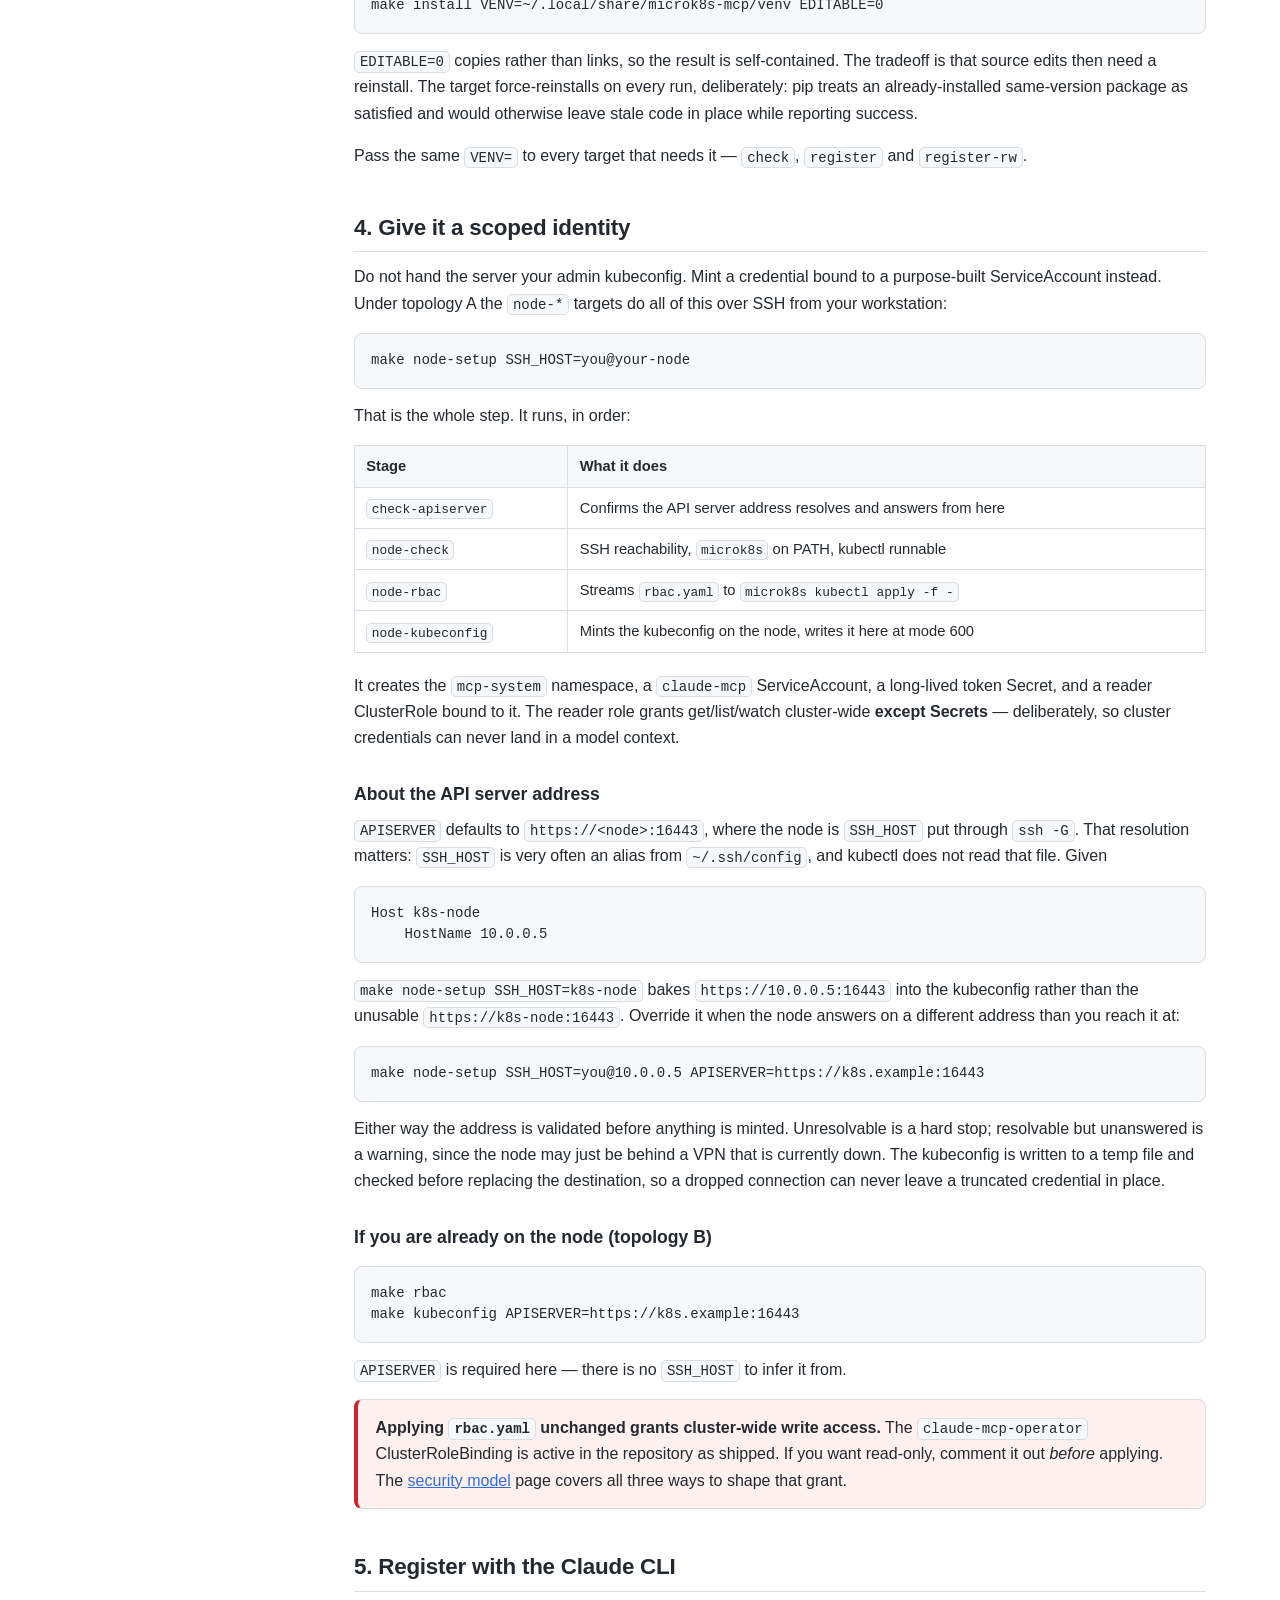
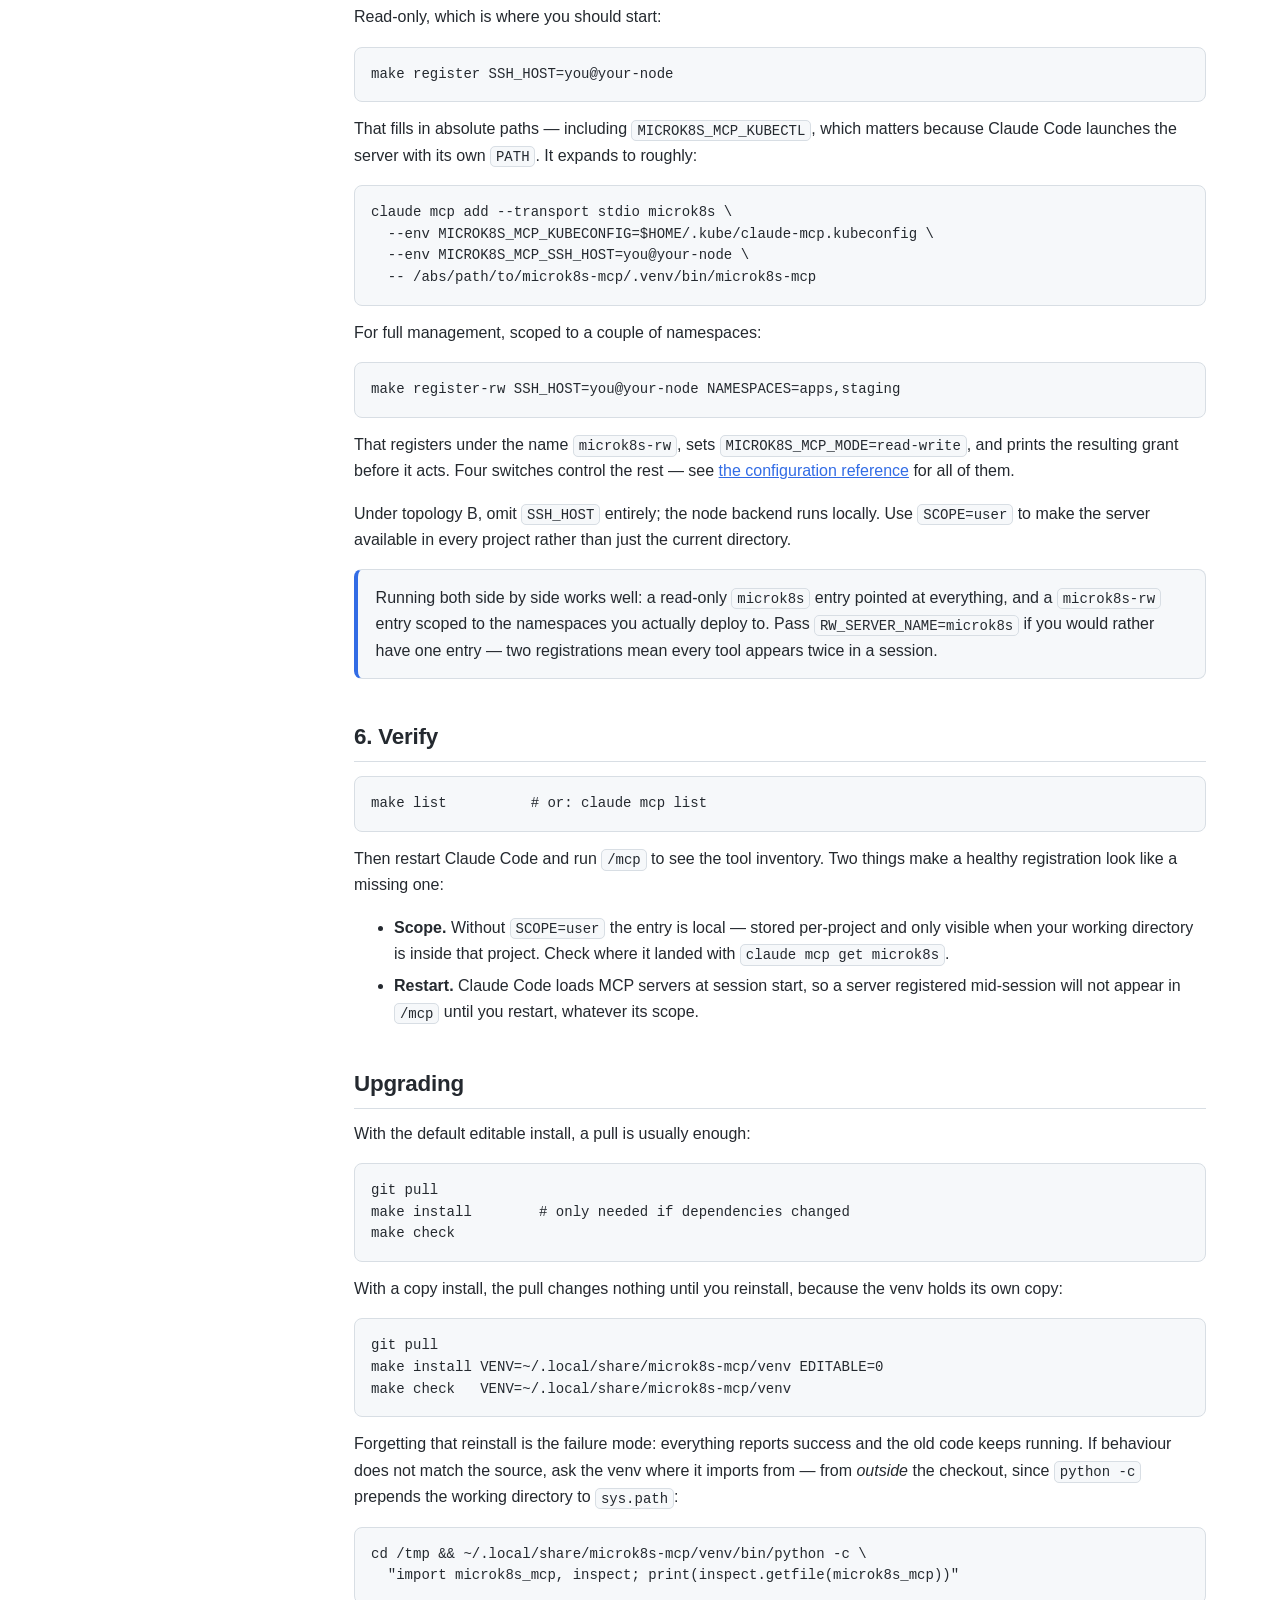
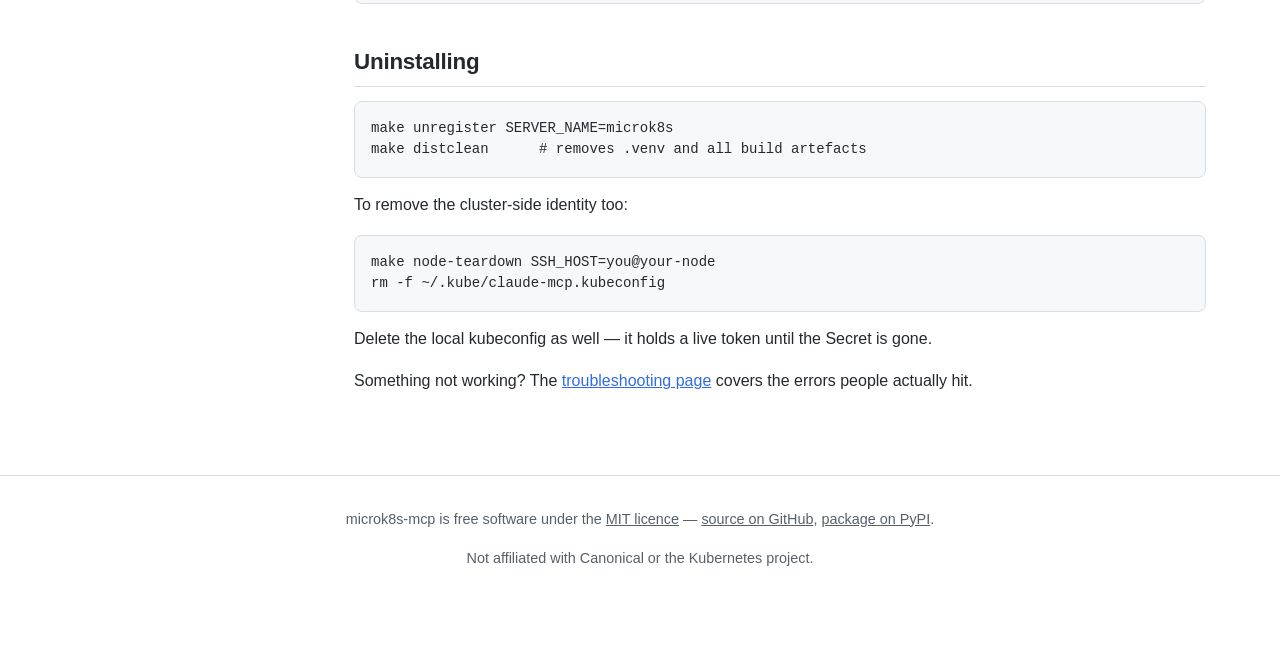
<file: doc/install.html>
<!doctype html>
<html lang="en">
<head>
<meta charset="utf-8">
<meta name="viewport" content="width=device-width, initial-scale=1">
<title>Installing microk8s-mcp — setup guide for Claude Code and MicroK8s</title>
<meta name="description" content="Step-by-step install of microk8s-mcp: prerequisites, both topologies, minting a scoped kubeconfig, and registering the MCP server with the Claude CLI.">
<link rel="canonical" href="https://pierrejochem.github.io/microk8s-mcp/install.html">
<meta name="robots" content="index, follow, max-image-preview:large">
<meta property="og:type" content="article">
<meta property="og:site_name" content="microk8s-mcp">
<meta property="og:title" content="Installing microk8s-mcp — setup guide for Claude Code and MicroK8s">
<meta property="og:description" content="Prerequisites, both topologies, minting a scoped kubeconfig, and registering the server with the Claude CLI.">
<meta property="og:url" content="https://pierrejochem.github.io/microk8s-mcp/install.html">
<meta property="og:image" content="https://pierrejochem.github.io/microk8s-mcp/assets/og-image.png">
<meta property="og:image:width" content="1200">
<meta property="og:image:height" content="630">
<meta property="og:image:alt" content="microk8s-mcp — an MCP server that connects Claude Code to a MicroK8s Kubernetes cluster">
<meta property="og:locale" content="en">
<meta name="twitter:card" content="summary_large_image">
<meta name="twitter:title" content="Installing microk8s-mcp — setup guide for Claude Code and MicroK8s">
<meta name="twitter:description" content="Prerequisites, both topologies, minting a scoped kubeconfig, and registering the server with the Claude CLI.">
<meta name="twitter:image" content="https://pierrejochem.github.io/microk8s-mcp/assets/og-image.png">
<meta name="author" content="Pierre Jochem">
<meta name="theme-color" content="#326ce5">
<link rel="icon" href="assets/microk8s-mcp-mark.svg" type="image/svg+xml">
<link rel="stylesheet" href="assets/style.css">
<script type="application/ld+json">
{
  "@context": "https://schema.org",
  "@type": "HowTo",
  "name": "Install microk8s-mcp and connect it to Claude Code",
  "description": "Install the microk8s-mcp server, mint a scoped Kubernetes credential, and register the server with the Claude CLI.",
  "totalTime": "PT15M",
  "supply": [
    { "@type": "HowToSupply", "name": "A running MicroK8s cluster" },
    { "@type": "HowToSupply", "name": "Python 3.10 or newer" },
    { "@type": "HowToSupply", "name": "The claude CLI" }
  ],
  "step": [
    { "@type": "HowToStep", "name": "Decide where the server runs", "text": "Choose topology A (server on your workstation, recommended) or topology B (server on the MicroK8s node).", "url": "https://pierrejochem.github.io/microk8s-mcp/install.html#topology" },
    { "@type": "HowToStep", "name": "Check prerequisites", "text": "Python 3.10+, python3-venv, the claude CLI and a local kubectl on PATH. Run make doctor to verify.", "url": "https://pierrejochem.github.io/microk8s-mcp/install.html#prerequisites" },
    { "@type": "HowToStep", "name": "Install the server", "text": "Clone the repository and run make install to build a virtualenv and install the package.", "url": "https://pierrejochem.github.io/microk8s-mcp/install.html#install" },
    { "@type": "HowToStep", "name": "Give it a scoped identity", "text": "Run make node-setup SSH_HOST=user@host to apply the RBAC role and mint a kubeconfig for the claude-mcp ServiceAccount.", "url": "https://pierrejochem.github.io/microk8s-mcp/install.html#identity" },
    { "@type": "HowToStep", "name": "Register with the Claude CLI", "text": "Run make register SSH_HOST=user@host, then restart Claude Code and check /mcp.", "url": "https://pierrejochem.github.io/microk8s-mcp/install.html#register" }
  ]
}
</script>
<script type="application/ld+json">
{
  "@context": "https://schema.org",
  "@graph": [
    {
      "@type": "TechArticle",
      "@id": "https://pierrejochem.github.io/microk8s-mcp/install.html#article",
      "headline": "Installation",
      "name": "Installing microk8s-mcp — setup guide for Claude Code and MicroK8s",
      "description": "Step-by-step installation of the microk8s-mcp server: prerequisites, both topologies, minting a scoped kubeconfig for a claude-mcp ServiceAccount, and registering the server with the Claude CLI.",
      "url": "https://pierrejochem.github.io/microk8s-mcp/install.html",
      "inLanguage": "en",
      "datePublished": "2026-07-25",
      "dateModified": "2026-08-09",
      "keywords": "MicroK8s, MCP server, Claude Code, kubeconfig, RBAC, installation",
      "author": {
        "@id": "https://pierrejochem.github.io/microk8s-mcp/#author"
      },
      "publisher": {
        "@id": "https://pierrejochem.github.io/microk8s-mcp/#author"
      },
      "isPartOf": {
        "@id": "https://pierrejochem.github.io/microk8s-mcp/#website"
      },
      "about": {
        "@id": "https://pierrejochem.github.io/microk8s-mcp/#software"
      },
      "mainEntityOfPage": {
        "@type": "WebPage",
        "@id": "https://pierrejochem.github.io/microk8s-mcp/install.html"
      }
    },
    {
      "@type": "BreadcrumbList",
      "@id": "https://pierrejochem.github.io/microk8s-mcp/install.html#breadcrumb",
      "itemListElement": [
        {
          "@type": "ListItem",
          "position": 1,
          "name": "microk8s-mcp",
          "item": "https://pierrejochem.github.io/microk8s-mcp/"
        },
        {
          "@type": "ListItem",
          "position": 2,
          "name": "Installation",
          "item": "https://pierrejochem.github.io/microk8s-mcp/install.html"
        }
      ]
    },
    {
      "@type": "Person",
      "@id": "https://pierrejochem.github.io/microk8s-mcp/#author",
      "name": "Pierre Jochem",
      "url": "https://github.com/pierrejochem"
    }
  ]
}
</script>
</head>
<body>
<a class="skip" href="#main">Skip to content</a>

<header class="topbar">
  <a class="brand" href="index.html">
    <svg viewBox="18 18 65 76" xmlns="http://www.w3.org/2000/svg" aria-hidden="true" focusable="false">
      <path d="M24 24 24 88M24 62 24 70 52 70 52 24" fill="none" stroke="#ffffff" stroke-width="8" stroke-linejoin="miter" stroke-linecap="butt"></path>
      <g fill="none" stroke="rgba(255,255,255,.75)" stroke-width="2.6"><rect x="64" y="30" width="16" height="16"></rect><rect x="64" y="50" width="16" height="16"></rect></g>
      <rect x="68" y="54" width="8" height="8" fill="#e95420"></rect>
    </svg>
    microk8s-mcp
  </a>
  <span class="spacer"></span>
  <a class="gh" href="https://github.com/pierrejochem/microk8s-mcp">View on GitHub</a>
</header>

<div class="layout">
  <div class="sidebar">
    <nav aria-label="Documentation">
      <h2>Documentation</h2>
      <ul>
        <li><a href="index.html">Overview</a></li>
        <li><a href="install.html" aria-current="page">Installation</a></li>
        <li><a href="configure.html">Configuration</a></li>
        <li><a href="tools.html">Tool reference</a></li>
        <li><a href="security.html">Security model</a></li>
        <li><a href="troubleshooting.html">Troubleshooting</a></li>
      </ul>
      <h2>On this page</h2>
      <ul>
        <li><a href="#topology">1. Where it runs</a></li>
        <li><a href="#prerequisites">2. Prerequisites</a></li>
        <li><a href="#install">3. Install the server</a></li>
        <li><a href="#identity">4. Scoped identity</a></li>
        <li><a href="#register">5. Register with Claude</a></li>
        <li><a href="#verify">6. Verify</a></li>
        <li><a href="#upgrade">Upgrading</a></li>
        <li><a href="#uninstall">Uninstalling</a></li>
      </ul>
    </nav>
  </div>

  <main id="main">
    <h1>Installation</h1>
    <p class="lede">About fifteen minutes, most of it waiting for pip. The short version is three
    commands; the rest of this page explains what each one does and how to vary it.</p>

    <pre><code>make install
make node-setup SSH_HOST=you@your-node
make register   SSH_HOST=you@your-node</code></pre>

    <h2 id="topology">1. Decide where the server runs</h2>
    <p>Pick this first, because it decides which machine you run the later steps on.</p>

    <h3>Topology A — server on your workstation (recommended)</h3>
    <pre><code>workstation                                  microk8s node
claude CLI ── stdio ── mcp server ── :16443 ── kube-apiserver
                                  └─ ssh ───── microk8s snap</code></pre>
    <p>Everything installs on your workstation. The server holds a scoped kubeconfig and reaches
    the API server over the network. SSH is only needed for <code>microk8s_status</code> and
    <code>manage_addon</code> — skip it and everything else still works. Nothing is installed on
    the node.</p>

    <h3>Topology B — server on the node</h3>
    <pre><code>workstation                                  microk8s node
claude CLI ── ssh ──────────────────────────── mcp server ── localhost</code></pre>
    <p>Install on the node itself. No SSH configuration needed; the node backend runs locally.</p>

    <p>The rest of this page assumes topology A and calls out where B differs.</p>

    <h2 id="prerequisites">2. Prerequisites</h2>
    <p>On the machine that will run the server:</p>
    <ul>
      <li>Python 3.10 or newer</li>
      <li><code>python3-venv</code> — on Debian/Ubuntu: <code>sudo apt install python3-venv</code></li>
      <li>The <code>claude</code> CLI, if this is where you run Claude Code</li>
      <li><code>kubectl</code> on PATH — strongly recommended, and the only path that honours
      the scoped kubeconfig</li>
      <li><code>ssh</code> on PATH, if you want addon management under topology A</li>
    </ul>

    <p>On the MicroK8s node: a running cluster, which
    <code>microk8s status --wait-ready</code> will confirm.</p>

    <div class="warn">
      <p><strong>Install kubectl locally.</strong> Without it the server falls back to
      <code>microk8s kubectl</code> on the node, which runs under MicroK8s' own <em>admin</em>
      credential — the scoped kubeconfig and the bundled reader role stop applying, and Secrets
      become readable again. The server logs a warning when this happens, but it is easy to miss.
      <a href="security.html#kubectl-fallback">More on this</a>.</p>
    </div>

    <p>Match your cluster's minor version. No root required:</p>
    <pre><code>V=v1.26.15   # match `kubectl version` on the node
curl -fsSLO "https://dl.k8s.io/release/$V/bin/linux/amd64/kubectl"
curl -fsSLO "https://dl.k8s.io/release/$V/bin/linux/amd64/kubectl.sha256"
echo "$(cat kubectl.sha256)  kubectl" | sha256sum --check
install -m 755 kubectl ~/.local/bin/kubectl</code></pre>

    <p>Check what you have — this installs nothing:</p>
    <pre><code>make doctor</code></pre>

    <p>It reports your Python version, whether the venv exists, and whether kubectl, claude, ssh
    and the kubeconfig are present. Add <code>SSH_HOST=</code> and it also probes the node for
    reachability, whether <code>microk8s</code> is on PATH in a non-interactive shell there, and
    which API server address will be used.</p>

    <h2 id="install">3. Install the server</h2>
    <p>Two ways in. Clone the repository if you want the setup tooling with it — that is the
    path the rest of this guide follows. Install from PyPI if you only want the server binary.</p>

    <h3>From the repository (recommended)</h3>
    <pre><code>git clone https://github.com/pierrejochem/microk8s-mcp
cd microk8s-mcp
make install
make check</code></pre>

    <p><code>make check</code> should print an <code>import ok</code> line and the absolute path
    to the entry point. Note that path — the registration needs it, and it must be absolute.</p>

    <h3>From PyPI</h3>
    <p>The package is published as
    <a href="https://pypi.org/project/microk8s-mcp/"><code>microk8s-mcp</code></a>. Install it
    into a virtualenv of its own — not system-wide, and not into a project venv you might delete:</p>

    <pre><code>python3 -m venv ~/.local/share/microk8s-mcp/venv
~/.local/share/microk8s-mcp/venv/bin/pip install microk8s-mcp</code></pre>

    <p>Check it starts. The server speaks MCP over stdin, so closing stdin makes it log its
    effective policy and exit — which is exactly the confirmation you want:</p>

    <pre><code>~/.local/share/microk8s-mcp/venv/bin/microk8s-mcp &lt; /dev/null

starting microk8s-mcp: mode=read-only kubeconfig=(default) node_backend=local namespaces=*</code></pre>

    <p>The entry point is then
    <code>~/.local/share/microk8s-mcp/venv/bin/microk8s-mcp</code> — that absolute path is what
    you register in step 5.</p>

    <div class="note">
      <p><strong>The wheel is the server, not the setup.</strong> <code>rbac.yaml</code>,
      <code>make-kubeconfig.sh</code> and the <code>make</code> targets are operator tooling and
      deliberately stay in the repository. Installing from PyPI skips step 4 entirely, so you
      still need those files — clone the repo anyway, or apply the RBAC and mint the kubeconfig
      by hand on the node. You will also register with <code>claude mcp add</code> directly
      rather than <code>make register</code>, since that target lives in the Makefile.</p>
    </div>

    <p>Given that, PyPI is the better choice when the cluster identity already exists — a second
    workstation, a rebuild, or an upgrade — and the repository is the better choice for a first
    install. Upgrading a PyPI install is the ordinary thing:</p>

    <pre><code>~/.local/share/microk8s-mcp/venv/bin/pip install --upgrade microk8s-mcp</code></pre>

    <h3>Editable versus copy installs</h3>
    <p>The default is an <em>editable</em> install into <code>./.venv</code>: the venv only links
    back to this checkout, so your edits are live and the source has to stay put. That is ideal
    while you are iterating, and a trap if you later move or delete the repository — the
    registered server breaks, and if you registered at user scope it breaks in every project at once.</p>

    <p>For an install that outlives the checkout, put the venv somewhere stable and copy the
    package in:</p>
    <pre><code>make install VENV=~/.local/share/microk8s-mcp/venv EDITABLE=0</code></pre>

    <p><code>EDITABLE=0</code> copies rather than links, so the result is self-contained. The
    tradeoff is that source edits then need a reinstall. The target force-reinstalls on every run,
    deliberately: pip treats an already-installed same-version package as satisfied and would
    otherwise leave stale code in place while reporting success.</p>

    <p>Pass the same <code>VENV=</code> to every target that needs it — <code>check</code>,
    <code>register</code> and <code>register-rw</code>.</p>

    <h2 id="identity">4. Give it a scoped identity</h2>
    <p>Do not hand the server your admin kubeconfig. Mint a credential bound to a purpose-built
    ServiceAccount instead. Under topology A the <code>node-*</code> targets do all of this over
    SSH from your workstation:</p>

    <pre><code>make node-setup SSH_HOST=you@your-node</code></pre>

    <p>That is the whole step. It runs, in order:</p>
    <div class="table-wrap">
    <table>
      <thead><tr><th>Stage</th><th>What it does</th></tr></thead>
      <tbody>
        <tr><td data-label="Stage"><code>check-apiserver</code></td><td data-label="What it does">Confirms the API server address resolves and answers from here</td></tr>
        <tr><td data-label="Stage"><code>node-check</code></td><td data-label="What it does">SSH reachability, <code>microk8s</code> on PATH, kubectl runnable</td></tr>
        <tr><td data-label="Stage"><code>node-rbac</code></td><td data-label="What it does">Streams <code>rbac.yaml</code> to <code>microk8s kubectl apply -f -</code></td></tr>
        <tr><td data-label="Stage"><code>node-kubeconfig</code></td><td data-label="What it does">Mints the kubeconfig on the node, writes it here at mode 600</td></tr>
      </tbody>
    </table>
    </div>

    <p>It creates the <code>mcp-system</code> namespace, a <code>claude-mcp</code> ServiceAccount,
    a long-lived token Secret, and a reader ClusterRole bound to it. The reader role grants
    get/list/watch cluster-wide <strong>except Secrets</strong> — deliberately, so cluster
    credentials can never land in a model context.</p>

    <h3>About the API server address</h3>
    <p><code>APISERVER</code> defaults to <code>https://&lt;node&gt;:16443</code>, where the node
    is <code>SSH_HOST</code> put through <code>ssh -G</code>. That resolution matters:
    <code>SSH_HOST</code> is very often an alias from <code>~/.ssh/config</code>, and kubectl does
    not read that file. Given</p>

    <pre><code>Host k8s-node
    HostName 10.0.0.5</code></pre>

    <p><code>make node-setup SSH_HOST=k8s-node</code> bakes <code>https://10.0.0.5:16443</code>
    into the kubeconfig rather than the unusable <code>https://k8s-node:16443</code>. Override it
    when the node answers on a different address than you reach it at:</p>

    <pre><code>make node-setup SSH_HOST=you@10.0.0.5 APISERVER=https://k8s.example:16443</code></pre>

    <p>Either way the address is validated before anything is minted. Unresolvable is a hard stop;
    resolvable but unanswered is a warning, since the node may just be behind a VPN that is
    currently down. The kubeconfig is written to a temp file and checked before replacing the
    destination, so a dropped connection can never leave a truncated credential in place.</p>

    <h3>If you are already on the node (topology B)</h3>
    <pre><code>make rbac
make kubeconfig APISERVER=https://k8s.example:16443</code></pre>
    <p><code>APISERVER</code> is required here — there is no <code>SSH_HOST</code> to infer it from.</p>

    <div class="danger">
      <p><strong>Applying <code>rbac.yaml</code> unchanged grants cluster-wide write access.</strong>
      The <code>claude-mcp-operator</code> ClusterRoleBinding is active in the repository as shipped.
      If you want read-only, comment it out <em>before</em> applying. The
      <a href="security.html#rbac">security model</a> page covers all three ways to shape that grant.</p>
    </div>

    <h2 id="register">5. Register with the Claude CLI</h2>
    <p>Read-only, which is where you should start:</p>
    <pre><code>make register SSH_HOST=you@your-node</code></pre>

    <p>That fills in absolute paths — including <code>MICROK8S_MCP_KUBECTL</code>, which matters
    because Claude Code launches the server with its own <code>PATH</code>. It expands to roughly:</p>

    <pre><code>claude mcp add --transport stdio microk8s \
  --env MICROK8S_MCP_KUBECONFIG=$HOME/.kube/claude-mcp.kubeconfig \
  --env MICROK8S_MCP_SSH_HOST=you@your-node \
  -- /abs/path/to/microk8s-mcp/.venv/bin/microk8s-mcp</code></pre>

    <p>For full management, scoped to a couple of namespaces:</p>
    <pre><code>make register-rw SSH_HOST=you@your-node NAMESPACES=apps,staging</code></pre>

    <p>That registers under the name <code>microk8s-rw</code>, sets
    <code>MICROK8S_MCP_MODE=read-write</code>, and prints the resulting grant before it acts.
    Four switches control the rest — see <a href="configure.html#register-flags">the configuration
    reference</a> for all of them.</p>

    <p>Under topology B, omit <code>SSH_HOST</code> entirely; the node backend runs locally.
    Use <code>SCOPE=user</code> to make the server available in every project rather than just
    the current directory.</p>

    <div class="note">
      <p>Running both side by side works well: a read-only <code>microk8s</code> entry pointed at
      everything, and a <code>microk8s-rw</code> entry scoped to the namespaces you actually
      deploy to. Pass <code>RW_SERVER_NAME=microk8s</code> if you would rather have one entry —
      two registrations mean every tool appears twice in a session.</p>
    </div>

    <h2 id="verify">6. Verify</h2>
    <pre><code>make list          # or: claude mcp list</code></pre>

    <p>Then restart Claude Code and run <code>/mcp</code> to see the tool inventory. Two things
    make a healthy registration look like a missing one:</p>

    <ul>
      <li><strong>Scope.</strong> Without <code>SCOPE=user</code> the entry is local — stored
      per-project and only visible when your working directory is inside that project. Check
      where it landed with <code>claude mcp get microk8s</code>.</li>
      <li><strong>Restart.</strong> Claude Code loads MCP servers at session start, so a server
      registered mid-session will not appear in <code>/mcp</code> until you restart, whatever
      its scope.</li>
    </ul>

    <h2 id="upgrade">Upgrading</h2>
    <p>With the default editable install, a pull is usually enough:</p>
    <pre><code>git pull
make install        # only needed if dependencies changed
make check</code></pre>

    <p>With a copy install, the pull changes nothing until you reinstall, because the venv holds
    its own copy:</p>
    <pre><code>git pull
make install VENV=~/.local/share/microk8s-mcp/venv EDITABLE=0
make check   VENV=~/.local/share/microk8s-mcp/venv</code></pre>

    <p>Forgetting that reinstall is the failure mode: everything reports success and the old code
    keeps running. If behaviour does not match the source, ask the venv where it imports from —
    from <em>outside</em> the checkout, since <code>python -c</code> prepends the working directory
    to <code>sys.path</code>:</p>

    <pre><code>cd /tmp &amp;&amp; ~/.local/share/microk8s-mcp/venv/bin/python -c \
  "import microk8s_mcp, inspect; print(inspect.getfile(microk8s_mcp))"</code></pre>

    <h2 id="uninstall">Uninstalling</h2>
    <pre><code>make unregister SERVER_NAME=microk8s
make distclean      # removes .venv and all build artefacts</code></pre>

    <p>To remove the cluster-side identity too:</p>
    <pre><code>make node-teardown SSH_HOST=you@your-node
rm -f ~/.kube/claude-mcp.kubeconfig</code></pre>

    <p>Delete the local kubeconfig as well — it holds a live token until the Secret is gone.</p>

    <p>Something not working? The <a href="troubleshooting.html">troubleshooting page</a> covers
    the errors people actually hit.</p>
  </main>
</div>

<footer>
  <p>microk8s-mcp is free software under the
  <a href="https://github.com/pierrejochem/microk8s-mcp/blob/main/LICENSE">MIT licence</a> —
  <a href="https://github.com/pierrejochem/microk8s-mcp">source on GitHub</a>,
  <a href="https://pypi.org/project/microk8s-mcp/">package on PyPI</a>.</p>
  <p>Not affiliated with Canonical or the Kubernetes project.</p>
</footer>

</body>
</html>
</file>
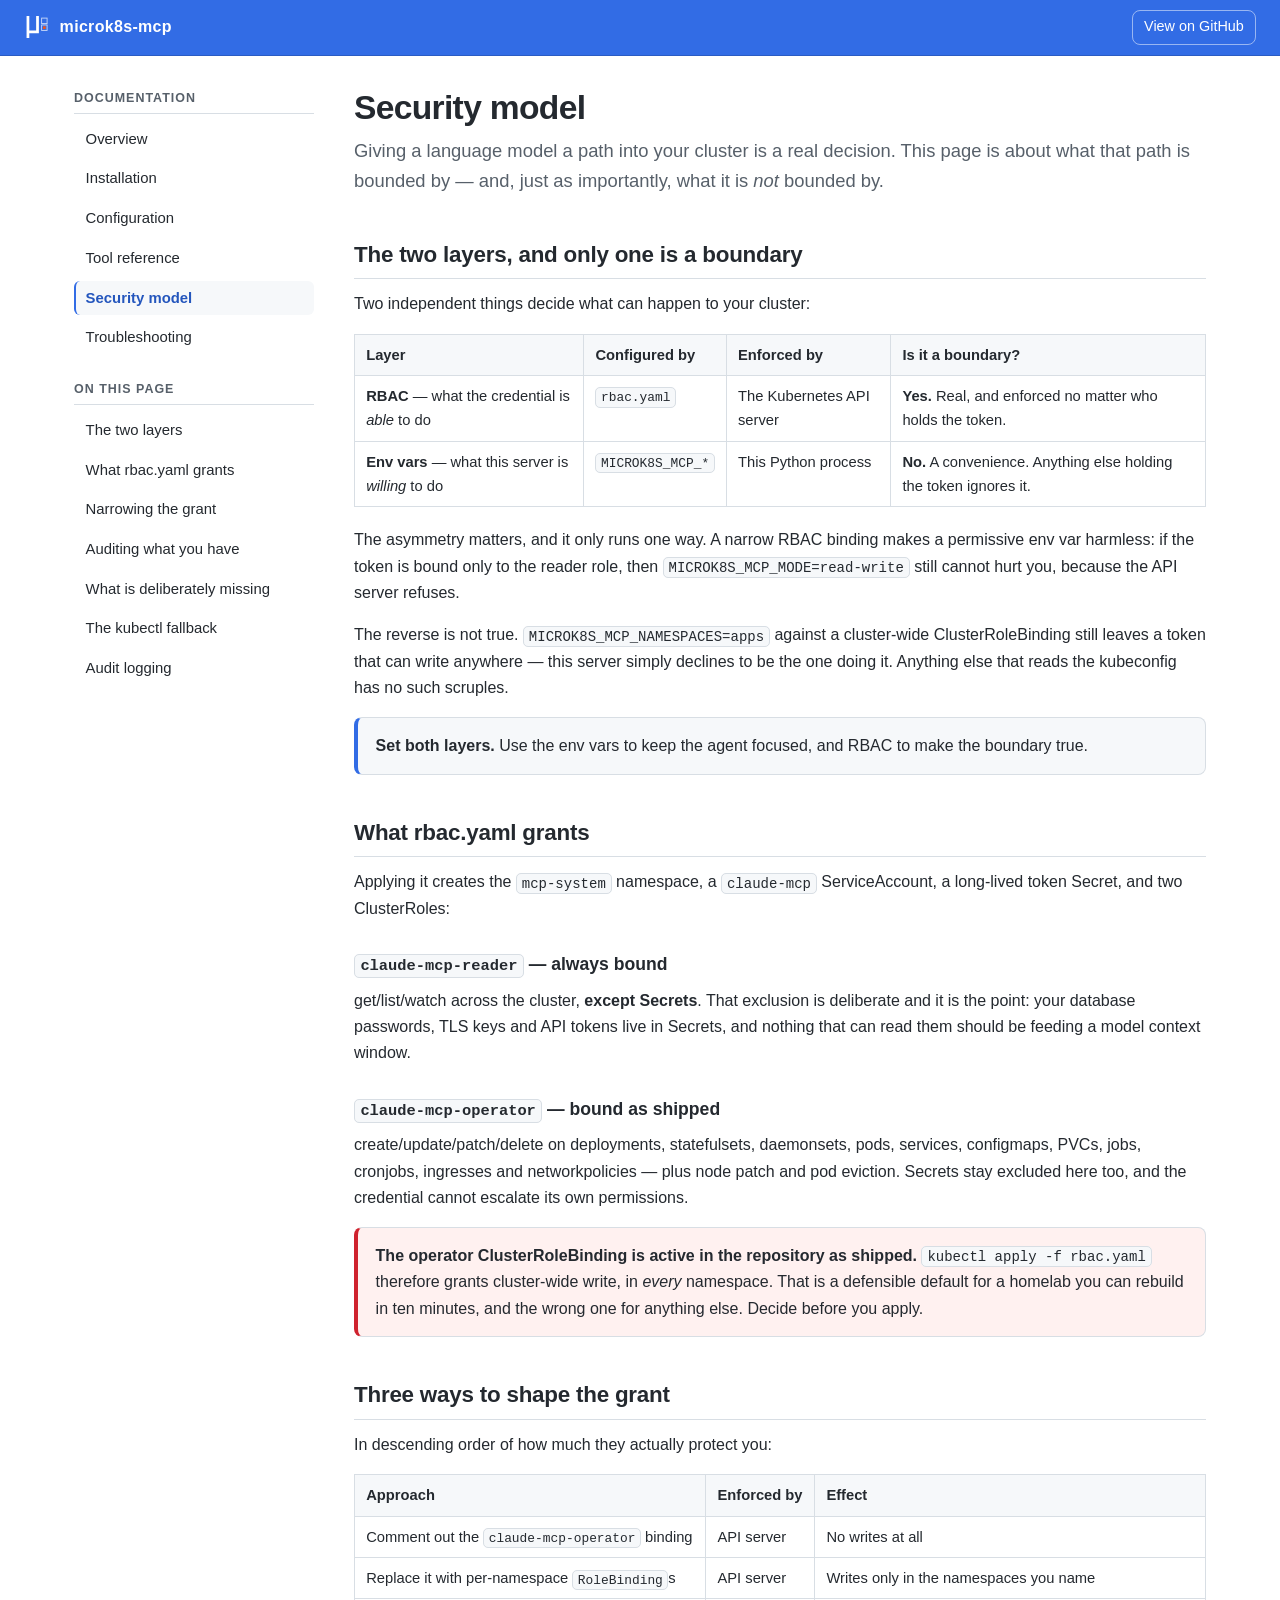
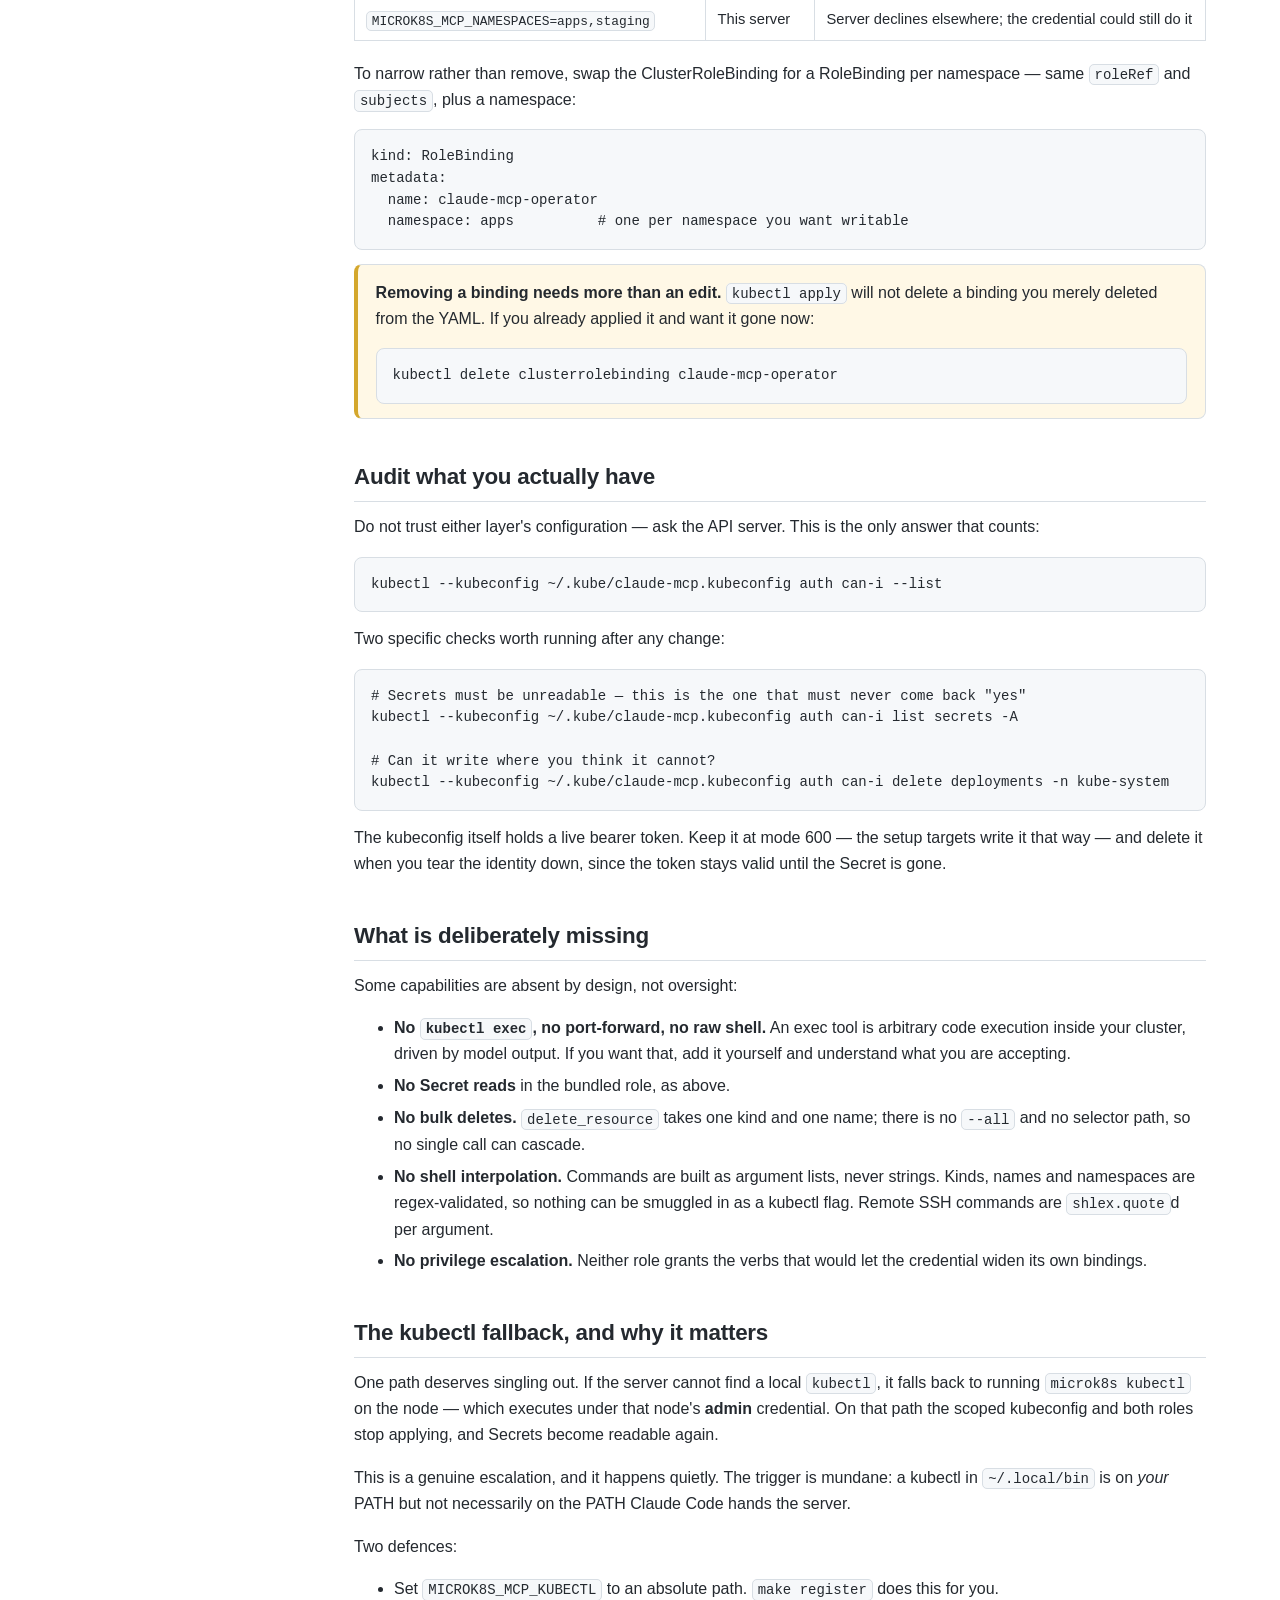
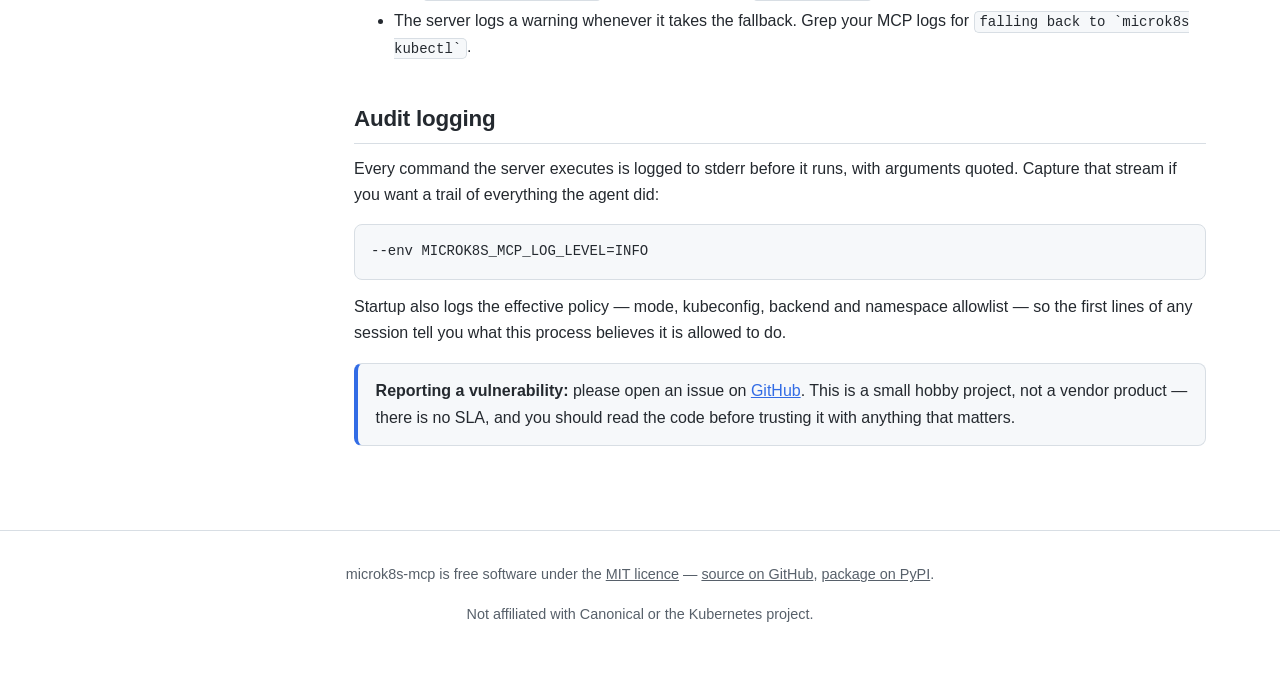
<file: doc/security.html>
<!doctype html>
<html lang="en">
<head>
<meta charset="utf-8">
<meta name="viewport" content="width=device-width, initial-scale=1">
<title>Security model — RBAC scoping for microk8s-mcp</title>
<meta name="description" content="How microk8s-mcp limits what an AI agent can do to your Kubernetes cluster: a scoped ServiceAccount, RBAC as the only real boundary, and how to audit it.">
<link rel="canonical" href="https://pierrejochem.github.io/microk8s-mcp/security.html">
<meta name="robots" content="index, follow, max-image-preview:large">
<meta property="og:type" content="article">
<meta property="og:site_name" content="microk8s-mcp">
<meta property="og:title" content="Security model — RBAC scoping for microk8s-mcp">
<meta property="og:description" content="The two enforcement layers, which one actually binds, and how to audit what your credential can really do.">
<meta property="og:url" content="https://pierrejochem.github.io/microk8s-mcp/security.html">
<meta property="og:image" content="https://pierrejochem.github.io/microk8s-mcp/assets/og-image.png">
<meta property="og:image:width" content="1200">
<meta property="og:image:height" content="630">
<meta property="og:image:alt" content="microk8s-mcp — an MCP server that connects Claude Code to a MicroK8s Kubernetes cluster">
<meta property="og:locale" content="en">
<meta name="twitter:card" content="summary_large_image">
<meta name="twitter:title" content="Security model — RBAC scoping for microk8s-mcp">
<meta name="twitter:description" content="The two enforcement layers, which one actually binds, and how to audit what your credential can really do.">
<meta name="twitter:image" content="https://pierrejochem.github.io/microk8s-mcp/assets/og-image.png">
<meta name="author" content="Pierre Jochem">
<meta name="theme-color" content="#326ce5">
<link rel="icon" href="assets/microk8s-mcp-mark.svg" type="image/svg+xml">
<link rel="stylesheet" href="assets/style.css">
<script type="application/ld+json">
{
  "@context": "https://schema.org",
  "@graph": [
    {
      "@type": "TechArticle",
      "@id": "https://pierrejochem.github.io/microk8s-mcp/security.html#article",
      "headline": "Security model",
      "name": "Security model — RBAC scoping for microk8s-mcp",
      "description": "How microk8s-mcp limits what an AI agent can do to your Kubernetes cluster: the claude-mcp ServiceAccount, the reader and operator ClusterRoles, why RBAC is the only real boundary, and how to audit what your credential can actually do.",
      "url": "https://pierrejochem.github.io/microk8s-mcp/security.html",
      "inLanguage": "en",
      "datePublished": "2026-07-25",
      "dateModified": "2026-08-09",
      "keywords": "Kubernetes RBAC, ServiceAccount, least privilege, AI agent security, MicroK8s",
      "author": {
        "@id": "https://pierrejochem.github.io/microk8s-mcp/#author"
      },
      "publisher": {
        "@id": "https://pierrejochem.github.io/microk8s-mcp/#author"
      },
      "isPartOf": {
        "@id": "https://pierrejochem.github.io/microk8s-mcp/#website"
      },
      "about": {
        "@id": "https://pierrejochem.github.io/microk8s-mcp/#software"
      },
      "mainEntityOfPage": {
        "@type": "WebPage",
        "@id": "https://pierrejochem.github.io/microk8s-mcp/security.html"
      }
    },
    {
      "@type": "BreadcrumbList",
      "@id": "https://pierrejochem.github.io/microk8s-mcp/security.html#breadcrumb",
      "itemListElement": [
        {
          "@type": "ListItem",
          "position": 1,
          "name": "microk8s-mcp",
          "item": "https://pierrejochem.github.io/microk8s-mcp/"
        },
        {
          "@type": "ListItem",
          "position": 2,
          "name": "Security model",
          "item": "https://pierrejochem.github.io/microk8s-mcp/security.html"
        }
      ]
    },
    {
      "@type": "Person",
      "@id": "https://pierrejochem.github.io/microk8s-mcp/#author",
      "name": "Pierre Jochem",
      "url": "https://github.com/pierrejochem"
    }
  ]
}
</script>
</head>
<body>
<a class="skip" href="#main">Skip to content</a>

<header class="topbar">
  <a class="brand" href="index.html">
    <svg viewBox="18 18 65 76" xmlns="http://www.w3.org/2000/svg" aria-hidden="true" focusable="false">
      <path d="M24 24 24 88M24 62 24 70 52 70 52 24" fill="none" stroke="#ffffff" stroke-width="8" stroke-linejoin="miter" stroke-linecap="butt"></path>
      <g fill="none" stroke="rgba(255,255,255,.75)" stroke-width="2.6"><rect x="64" y="30" width="16" height="16"></rect><rect x="64" y="50" width="16" height="16"></rect></g>
      <rect x="68" y="54" width="8" height="8" fill="#e95420"></rect>
    </svg>
    microk8s-mcp
  </a>
  <span class="spacer"></span>
  <a class="gh" href="https://github.com/pierrejochem/microk8s-mcp">View on GitHub</a>
</header>

<div class="layout">
  <div class="sidebar">
    <nav aria-label="Documentation">
      <h2>Documentation</h2>
      <ul>
        <li><a href="index.html">Overview</a></li>
        <li><a href="install.html">Installation</a></li>
        <li><a href="configure.html">Configuration</a></li>
        <li><a href="tools.html">Tool reference</a></li>
        <li><a href="security.html" aria-current="page">Security model</a></li>
        <li><a href="troubleshooting.html">Troubleshooting</a></li>
      </ul>
      <h2>On this page</h2>
      <ul>
        <li><a href="#layers">The two layers</a></li>
        <li><a href="#rbac">What rbac.yaml grants</a></li>
        <li><a href="#narrowing">Narrowing the grant</a></li>
        <li><a href="#audit">Auditing what you have</a></li>
        <li><a href="#omitted">What is deliberately missing</a></li>
        <li><a href="#kubectl-fallback">The kubectl fallback</a></li>
        <li><a href="#logging">Audit logging</a></li>
      </ul>
    </nav>
  </div>

  <main id="main">
    <h1>Security model</h1>
    <p class="lede">Giving a language model a path into your cluster is a real decision. This page
    is about what that path is bounded by — and, just as importantly, what it is <em>not</em>
    bounded by.</p>

    <h2 id="layers">The two layers, and only one is a boundary</h2>
    <p>Two independent things decide what can happen to your cluster:</p>

    <div class="table-wrap">
    <table>
      <thead><tr><th>Layer</th><th>Configured by</th><th>Enforced by</th><th>Is it a boundary?</th></tr></thead>
      <tbody>
        <tr>
          <td data-label="Layer"><strong>RBAC</strong> — what the credential is <em>able</em> to do</td>
          <td data-label="Configured by"><code>rbac.yaml</code></td>
          <td data-label="Enforced by">The Kubernetes API server</td>
          <td data-label="Is it a boundary?"><strong>Yes.</strong> Real, and enforced no matter who holds the token.</td>
        </tr>
        <tr>
          <td data-label="Layer"><strong>Env vars</strong> — what this server is <em>willing</em> to do</td>
          <td data-label="Configured by"><code>MICROK8S_MCP_*</code></td>
          <td data-label="Enforced by">This Python process</td>
          <td data-label="Is it a boundary?"><strong>No.</strong> A convenience. Anything else holding the token ignores it.</td>
        </tr>
      </tbody>
    </table>
    </div>

    <p>The asymmetry matters, and it only runs one way. A narrow RBAC binding makes a permissive
    env var harmless: if the token is bound only to the reader role, then
    <code>MICROK8S_MCP_MODE=read-write</code> still cannot hurt you, because the API server refuses.</p>

    <p>The reverse is not true. <code>MICROK8S_MCP_NAMESPACES=apps</code> against a cluster-wide
    ClusterRoleBinding still leaves a token that can write anywhere — this server simply declines
    to be the one doing it. Anything else that reads the kubeconfig has no such scruples.</p>

    <div class="note"><p><strong>Set both layers.</strong> Use the env vars to keep the agent
    focused, and RBAC to make the boundary true.</p></div>

    <h2 id="rbac">What rbac.yaml grants</h2>
    <p>Applying it creates the <code>mcp-system</code> namespace, a <code>claude-mcp</code>
    ServiceAccount, a long-lived token Secret, and two ClusterRoles:</p>

    <h3><code>claude-mcp-reader</code> — always bound</h3>
    <p>get/list/watch across the cluster, <strong>except Secrets</strong>. That exclusion is
    deliberate and it is the point: your database passwords, TLS keys and API tokens live in
    Secrets, and nothing that can read them should be feeding a model context window.</p>

    <h3><code>claude-mcp-operator</code> — bound as shipped</h3>
    <p>create/update/patch/delete on deployments, statefulsets, daemonsets, pods, services,
    configmaps, PVCs, jobs, cronjobs, ingresses and networkpolicies — plus node patch and pod
    eviction. Secrets stay excluded here too, and the credential cannot escalate its own permissions.</p>

    <div class="danger">
      <p><strong>The operator ClusterRoleBinding is active in the repository as shipped.</strong>
      <code>kubectl apply -f rbac.yaml</code> therefore grants cluster-wide write, in
      <em>every</em> namespace. That is a defensible default for a homelab you can rebuild in ten
      minutes, and the wrong one for anything else. Decide before you apply.</p>
    </div>

    <h2 id="narrowing">Three ways to shape the grant</h2>
    <p>In descending order of how much they actually protect you:</p>

    <div class="table-wrap">
    <table>
      <thead><tr><th>Approach</th><th>Enforced by</th><th>Effect</th></tr></thead>
      <tbody>
        <tr>
          <td data-label="Approach">Comment out the <code>claude-mcp-operator</code> binding</td>
          <td data-label="Enforced by">API server</td>
          <td data-label="Effect">No writes at all</td>
        </tr>
        <tr>
          <td data-label="Approach">Replace it with per-namespace <code>RoleBinding</code>s</td>
          <td data-label="Enforced by">API server</td>
          <td data-label="Effect">Writes only in the namespaces you name</td>
        </tr>
        <tr>
          <td data-label="Approach"><code>MICROK8S_MCP_NAMESPACES=apps,staging</code></td>
          <td data-label="Enforced by">This server</td>
          <td data-label="Effect">Server declines elsewhere; the credential could still do it</td>
        </tr>
      </tbody>
    </table>
    </div>

    <p>To narrow rather than remove, swap the ClusterRoleBinding for a RoleBinding per namespace —
    same <code>roleRef</code> and <code>subjects</code>, plus a namespace:</p>

    <pre><code>kind: RoleBinding
metadata:
  name: claude-mcp-operator
  namespace: apps          # one per namespace you want writable</code></pre>

    <div class="warn">
      <p><strong>Removing a binding needs more than an edit.</strong> <code>kubectl apply</code>
      will not delete a binding you merely deleted from the YAML. If you already applied it and
      want it gone now:</p>
      <pre><code>kubectl delete clusterrolebinding claude-mcp-operator</code></pre>
    </div>

    <h2 id="audit">Audit what you actually have</h2>
    <p>Do not trust either layer's configuration — ask the API server. This is the only answer
    that counts:</p>

    <pre><code>kubectl --kubeconfig ~/.kube/claude-mcp.kubeconfig auth can-i --list</code></pre>

    <p>Two specific checks worth running after any change:</p>

    <pre><code># Secrets must be unreadable — this is the one that must never come back "yes"
kubectl --kubeconfig ~/.kube/claude-mcp.kubeconfig auth can-i list secrets -A

# Can it write where you think it cannot?
kubectl --kubeconfig ~/.kube/claude-mcp.kubeconfig auth can-i delete deployments -n kube-system</code></pre>

    <p>The kubeconfig itself holds a live bearer token. Keep it at mode 600 — the setup targets
    write it that way — and delete it when you tear the identity down, since the token stays valid
    until the Secret is gone.</p>

    <h2 id="omitted">What is deliberately missing</h2>
    <p>Some capabilities are absent by design, not oversight:</p>

    <ul>
      <li><strong>No <code>kubectl exec</code>, no port-forward, no raw shell.</strong> An exec
      tool is arbitrary code execution inside your cluster, driven by model output. If you want
      that, add it yourself and understand what you are accepting.</li>
      <li><strong>No Secret reads</strong> in the bundled role, as above.</li>
      <li><strong>No bulk deletes.</strong> <code>delete_resource</code> takes one kind and one
      name; there is no <code>--all</code> and no selector path, so no single call can cascade.</li>
      <li><strong>No shell interpolation.</strong> Commands are built as argument lists, never
      strings. Kinds, names and namespaces are regex-validated, so nothing can be smuggled in as
      a kubectl flag. Remote SSH commands are <code>shlex.quote</code>d per argument.</li>
      <li><strong>No privilege escalation.</strong> Neither role grants the verbs that would let
      the credential widen its own bindings.</li>
    </ul>

    <h2 id="kubectl-fallback">The kubectl fallback, and why it matters</h2>
    <p>One path deserves singling out. If the server cannot find a local <code>kubectl</code>, it
    falls back to running <code>microk8s kubectl</code> on the node — which executes under that
    node's <strong>admin</strong> credential. On that path the scoped kubeconfig and both roles
    stop applying, and Secrets become readable again.</p>

    <p>This is a genuine escalation, and it happens quietly. The trigger is mundane: a kubectl in
    <code>~/.local/bin</code> is on <em>your</em> PATH but not necessarily on the PATH Claude Code
    hands the server.</p>

    <p>Two defences:</p>
    <ul>
      <li>Set <code>MICROK8S_MCP_KUBECTL</code> to an absolute path. <code>make register</code>
      does this for you.</li>
      <li>The server logs a warning whenever it takes the fallback. Grep your MCP logs for
      <code>falling back to `microk8s kubectl`</code>.</li>
    </ul>

    <h2 id="logging">Audit logging</h2>
    <p>Every command the server executes is logged to stderr before it runs, with arguments quoted.
    Capture that stream if you want a trail of everything the agent did:</p>

    <pre><code>--env MICROK8S_MCP_LOG_LEVEL=INFO</code></pre>

    <p>Startup also logs the effective policy — mode, kubeconfig, backend and namespace allowlist —
    so the first lines of any session tell you what this process believes it is allowed to do.</p>

    <div class="note">
      <p><strong>Reporting a vulnerability:</strong> please open an issue on
      <a href="https://github.com/pierrejochem/microk8s-mcp/issues">GitHub</a>. This is a
      small hobby project, not a vendor product — there is no SLA, and you should read the code
      before trusting it with anything that matters.</p>
    </div>
  </main>
</div>

<footer>
  <p>microk8s-mcp is free software under the
  <a href="https://github.com/pierrejochem/microk8s-mcp/blob/main/LICENSE">MIT licence</a> —
  <a href="https://github.com/pierrejochem/microk8s-mcp">source on GitHub</a>,
  <a href="https://pypi.org/project/microk8s-mcp/">package on PyPI</a>.</p>
  <p>Not affiliated with Canonical or the Kubernetes project.</p>
</footer>

</body>
</html>
</file>
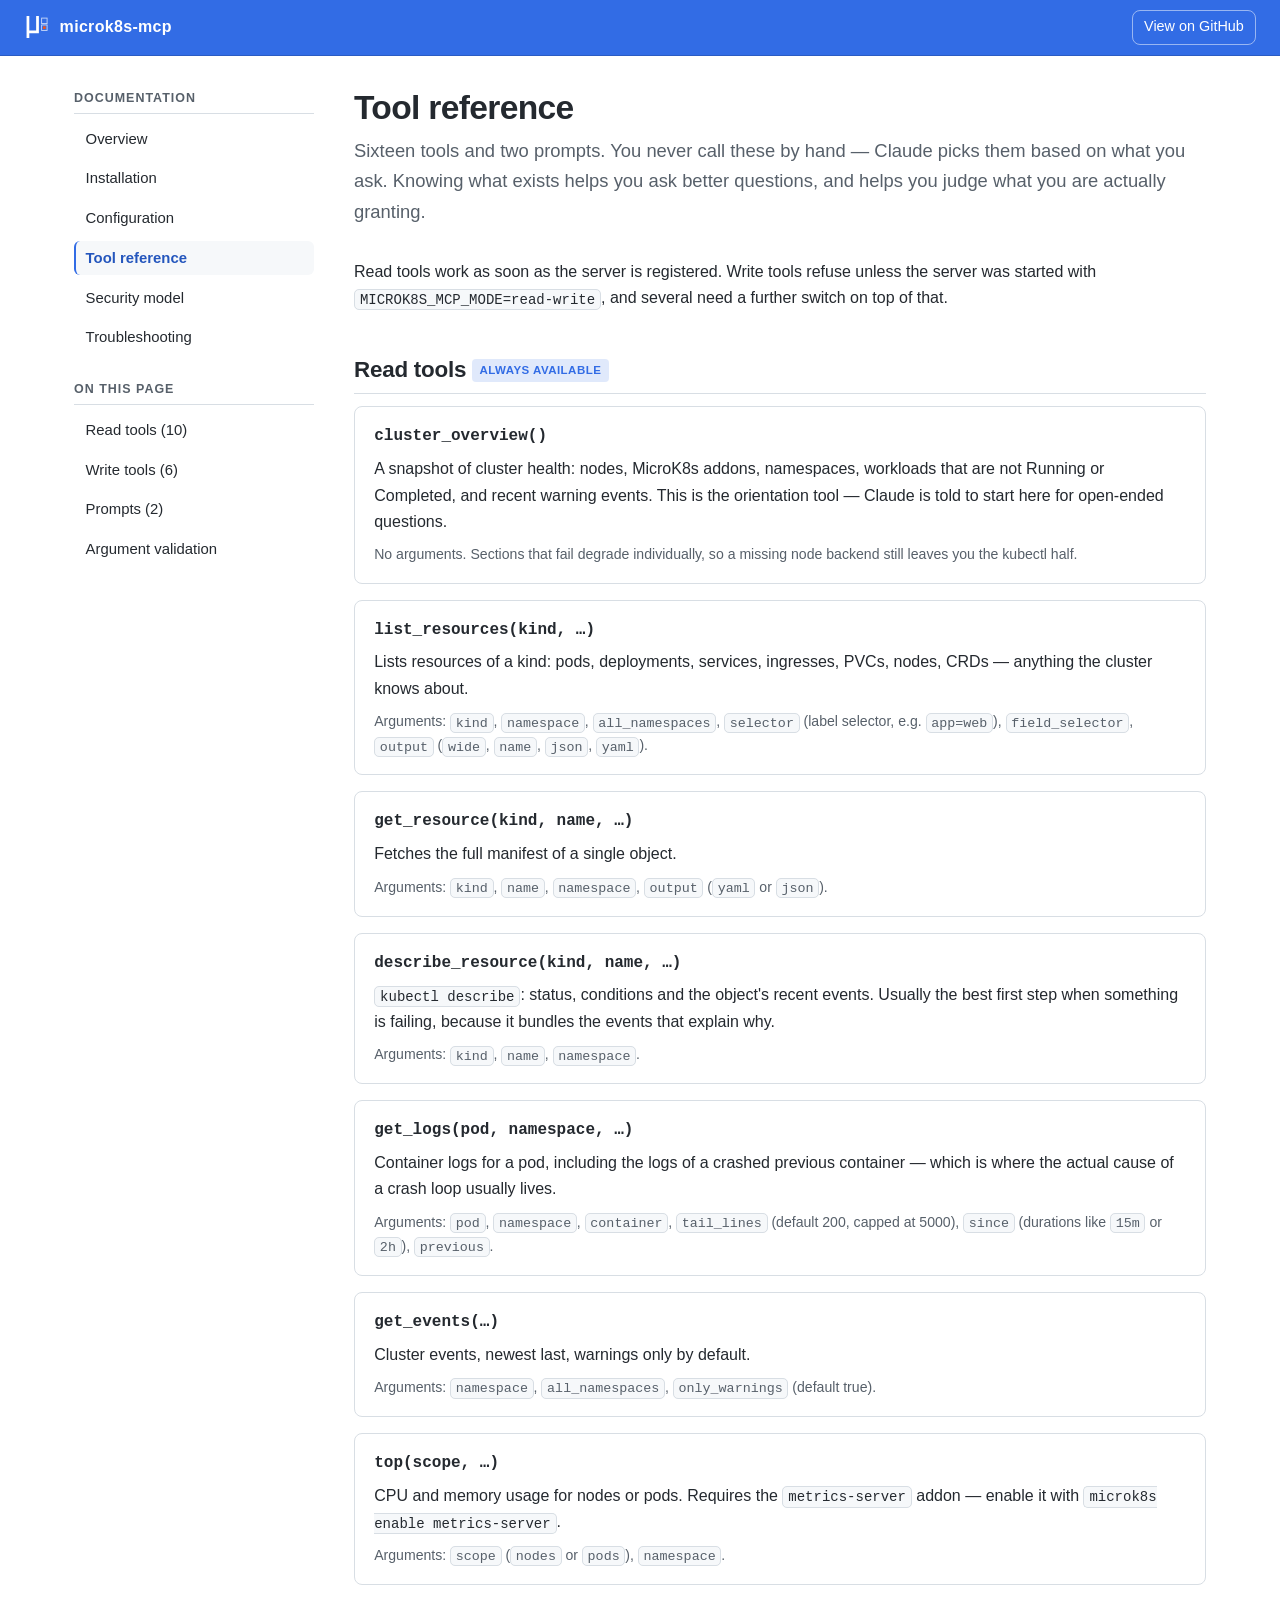
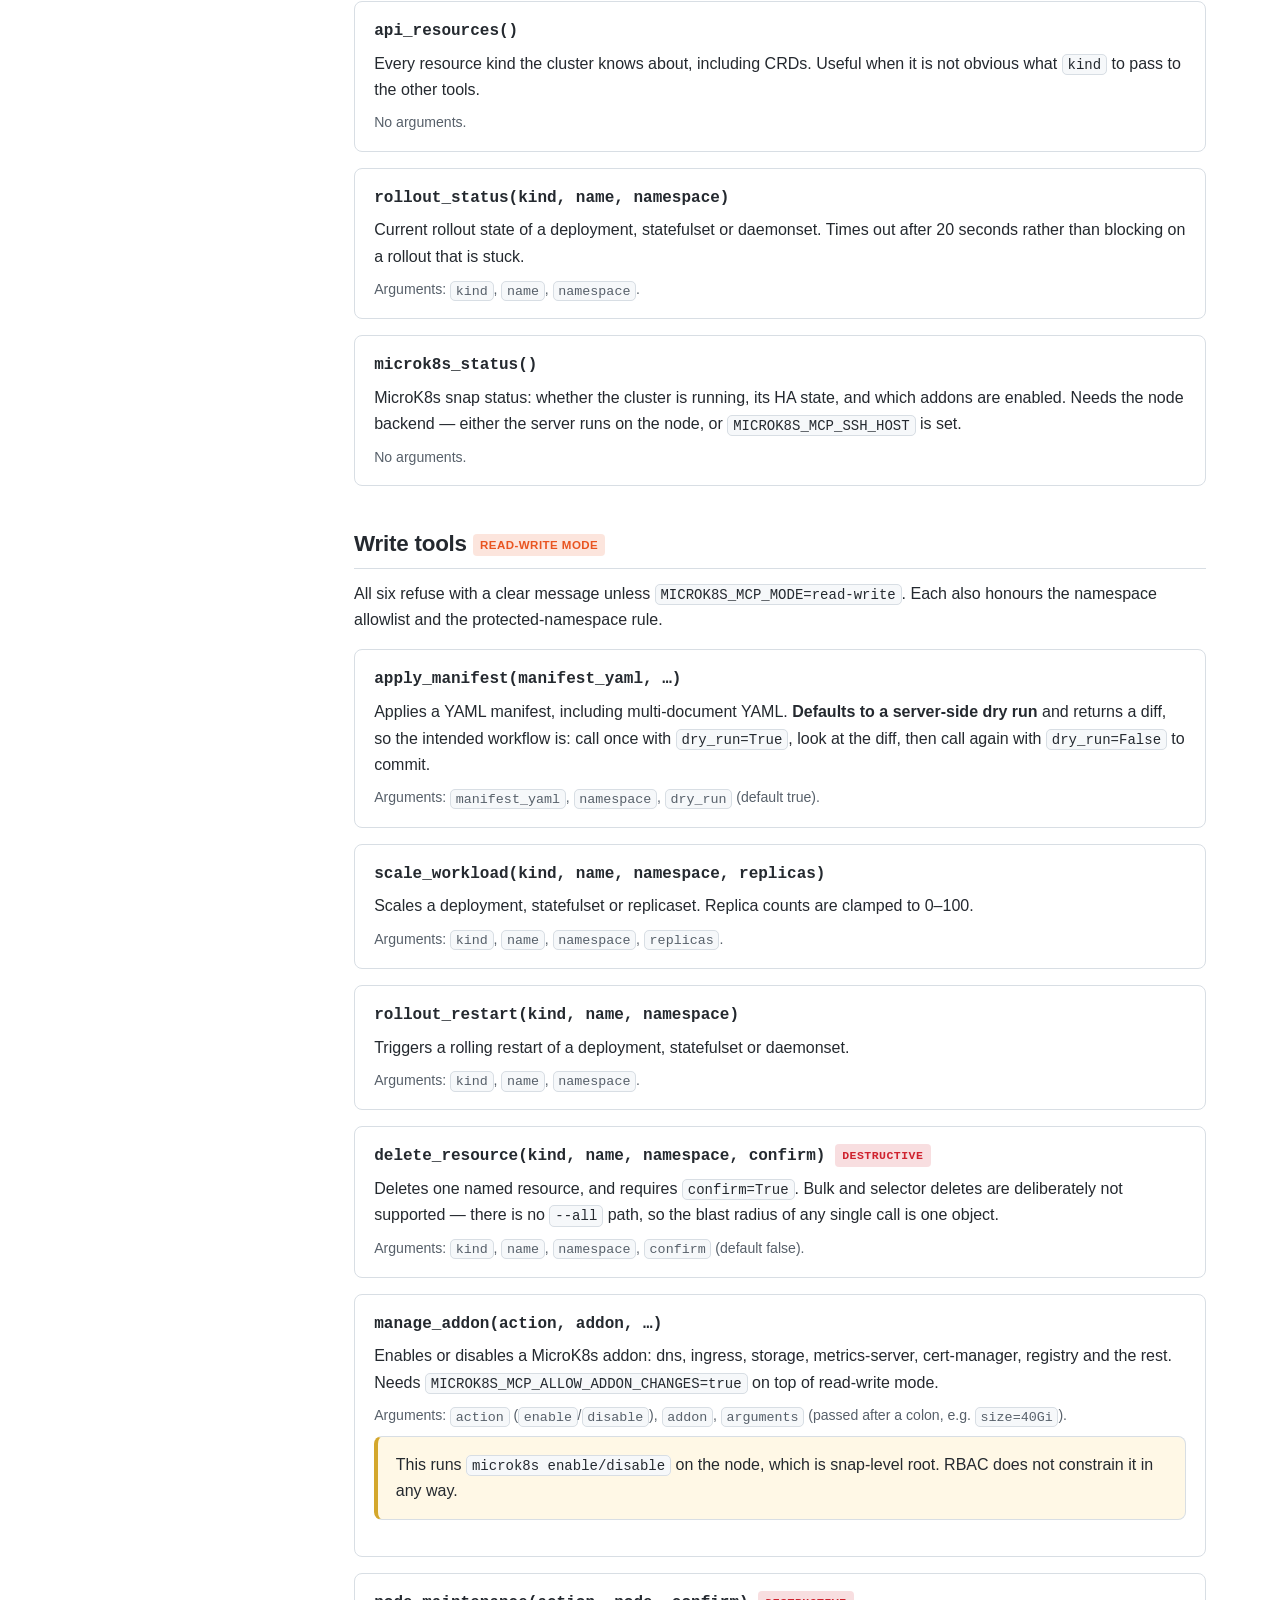
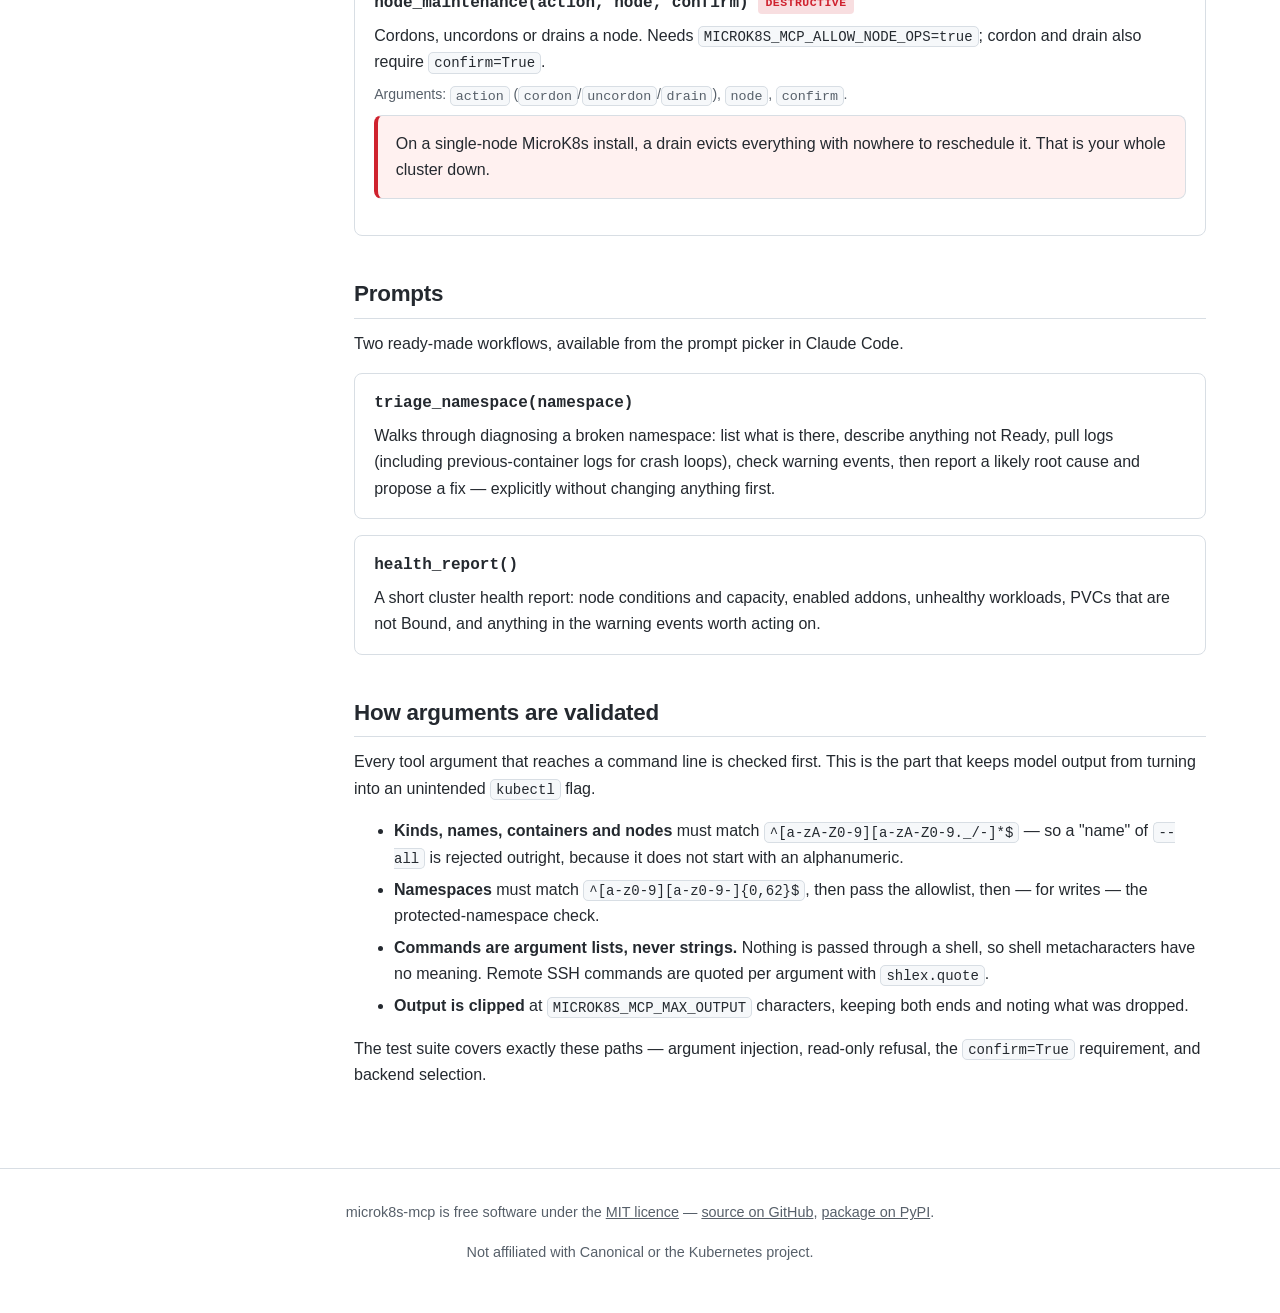
<file: doc/tools.html>
<!doctype html>
<html lang="en">
<head>
<meta charset="utf-8">
<meta name="viewport" content="width=device-width, initial-scale=1">
<title>Tool reference — all 16 microk8s-mcp tools and prompts</title>
<meta name="description" content="Every tool microk8s-mcp exposes to Claude Code: 10 read tools, 6 write tools and 2 prompts, with arguments and the kubectl command each one runs underneath.">
<link rel="canonical" href="https://pierrejochem.github.io/microk8s-mcp/tools.html">
<meta name="robots" content="index, follow, max-image-preview:large">
<meta property="og:type" content="article">
<meta property="og:site_name" content="microk8s-mcp">
<meta property="og:title" content="Tool reference — all 16 microk8s-mcp tools and prompts">
<meta property="og:description" content="Every tool the server exposes to Claude, with arguments and what it runs underneath.">
<meta property="og:url" content="https://pierrejochem.github.io/microk8s-mcp/tools.html">
<meta property="og:image" content="https://pierrejochem.github.io/microk8s-mcp/assets/og-image.png">
<meta property="og:image:width" content="1200">
<meta property="og:image:height" content="630">
<meta property="og:image:alt" content="microk8s-mcp — an MCP server that connects Claude Code to a MicroK8s Kubernetes cluster">
<meta property="og:locale" content="en">
<meta name="twitter:card" content="summary_large_image">
<meta name="twitter:title" content="Tool reference — all 16 microk8s-mcp tools and prompts">
<meta name="twitter:description" content="Every tool the server exposes to Claude, with arguments and what it runs underneath.">
<meta name="twitter:image" content="https://pierrejochem.github.io/microk8s-mcp/assets/og-image.png">
<meta name="author" content="Pierre Jochem">
<meta name="theme-color" content="#326ce5">
<link rel="icon" href="assets/microk8s-mcp-mark.svg" type="image/svg+xml">
<link rel="stylesheet" href="assets/style.css">
<script type="application/ld+json">
{
  "@context": "https://schema.org",
  "@graph": [
    {
      "@type": "TechArticle",
      "@id": "https://pierrejochem.github.io/microk8s-mcp/tools.html#article",
      "headline": "Tool reference",
      "name": "Tool reference — all 16 microk8s-mcp tools and prompts",
      "description": "Complete reference for the microk8s-mcp tools: cluster_overview, list_resources, get_resource, describe_resource, get_logs, get_events, top, api_resources, rollout_status, microk8s_status, apply_manifest, scale_workload, rollout_restart, delete_resource, manage_addon and node_maintenance.",
      "url": "https://pierrejochem.github.io/microk8s-mcp/tools.html",
      "inLanguage": "en",
      "datePublished": "2026-07-25",
      "dateModified": "2026-08-09",
      "keywords": "MCP tools, kubectl, Kubernetes, MicroK8s, tool reference, Claude Code",
      "author": {
        "@id": "https://pierrejochem.github.io/microk8s-mcp/#author"
      },
      "publisher": {
        "@id": "https://pierrejochem.github.io/microk8s-mcp/#author"
      },
      "isPartOf": {
        "@id": "https://pierrejochem.github.io/microk8s-mcp/#website"
      },
      "about": {
        "@id": "https://pierrejochem.github.io/microk8s-mcp/#software"
      },
      "mainEntityOfPage": {
        "@type": "WebPage",
        "@id": "https://pierrejochem.github.io/microk8s-mcp/tools.html"
      }
    },
    {
      "@type": "BreadcrumbList",
      "@id": "https://pierrejochem.github.io/microk8s-mcp/tools.html#breadcrumb",
      "itemListElement": [
        {
          "@type": "ListItem",
          "position": 1,
          "name": "microk8s-mcp",
          "item": "https://pierrejochem.github.io/microk8s-mcp/"
        },
        {
          "@type": "ListItem",
          "position": 2,
          "name": "Tool reference",
          "item": "https://pierrejochem.github.io/microk8s-mcp/tools.html"
        }
      ]
    },
    {
      "@type": "Person",
      "@id": "https://pierrejochem.github.io/microk8s-mcp/#author",
      "name": "Pierre Jochem",
      "url": "https://github.com/pierrejochem"
    }
  ]
}
</script>
</head>
<body>
<a class="skip" href="#main">Skip to content</a>

<header class="topbar">
  <a class="brand" href="index.html">
    <svg viewBox="18 18 65 76" xmlns="http://www.w3.org/2000/svg" aria-hidden="true" focusable="false">
      <path d="M24 24 24 88M24 62 24 70 52 70 52 24" fill="none" stroke="#ffffff" stroke-width="8" stroke-linejoin="miter" stroke-linecap="butt"></path>
      <g fill="none" stroke="rgba(255,255,255,.75)" stroke-width="2.6"><rect x="64" y="30" width="16" height="16"></rect><rect x="64" y="50" width="16" height="16"></rect></g>
      <rect x="68" y="54" width="8" height="8" fill="#e95420"></rect>
    </svg>
    microk8s-mcp
  </a>
  <span class="spacer"></span>
  <a class="gh" href="https://github.com/pierrejochem/microk8s-mcp">View on GitHub</a>
</header>

<div class="layout">
  <div class="sidebar">
    <nav aria-label="Documentation">
      <h2>Documentation</h2>
      <ul>
        <li><a href="index.html">Overview</a></li>
        <li><a href="install.html">Installation</a></li>
        <li><a href="configure.html">Configuration</a></li>
        <li><a href="tools.html" aria-current="page">Tool reference</a></li>
        <li><a href="security.html">Security model</a></li>
        <li><a href="troubleshooting.html">Troubleshooting</a></li>
      </ul>
      <h2>On this page</h2>
      <ul>
        <li><a href="#read">Read tools (10)</a></li>
        <li><a href="#write">Write tools (6)</a></li>
        <li><a href="#prompts">Prompts (2)</a></li>
        <li><a href="#validation">Argument validation</a></li>
      </ul>
    </nav>
  </div>

  <main id="main">
    <h1>Tool reference</h1>
    <p class="lede">Sixteen tools and two prompts. You never call these by hand — Claude picks
    them based on what you ask. Knowing what exists helps you ask better questions, and helps you
    judge what you are actually granting.</p>

    <p>Read tools work as soon as the server is registered. Write tools refuse unless the server
    was started with <code>MICROK8S_MCP_MODE=read-write</code>, and several need a further switch
    on top of that.</p>

    <h2 id="read">Read tools <span class="badge badge-read">always available</span></h2>

    <div class="tool">
      <h3>cluster_overview()</h3>
      <p>A snapshot of cluster health: nodes, MicroK8s addons, namespaces, workloads that are not
      Running or Completed, and recent warning events. This is the orientation tool — Claude is
      told to start here for open-ended questions.</p>
      <p class="args">No arguments. Sections that fail degrade individually, so a missing node
      backend still leaves you the kubectl half.</p>
    </div>

    <div class="tool">
      <h3>list_resources(kind, …)</h3>
      <p>Lists resources of a kind: pods, deployments, services, ingresses, PVCs, nodes, CRDs —
      anything the cluster knows about.</p>
      <p class="args">Arguments: <code>kind</code>, <code>namespace</code>,
      <code>all_namespaces</code>, <code>selector</code> (label selector, e.g. <code>app=web</code>),
      <code>field_selector</code>, <code>output</code> (<code>wide</code>, <code>name</code>,
      <code>json</code>, <code>yaml</code>).</p>
    </div>

    <div class="tool">
      <h3>get_resource(kind, name, …)</h3>
      <p>Fetches the full manifest of a single object.</p>
      <p class="args">Arguments: <code>kind</code>, <code>name</code>, <code>namespace</code>,
      <code>output</code> (<code>yaml</code> or <code>json</code>).</p>
    </div>

    <div class="tool">
      <h3>describe_resource(kind, name, …)</h3>
      <p><code>kubectl describe</code>: status, conditions and the object's recent events. Usually
      the best first step when something is failing, because it bundles the events that explain why.</p>
      <p class="args">Arguments: <code>kind</code>, <code>name</code>, <code>namespace</code>.</p>
    </div>

    <div class="tool">
      <h3>get_logs(pod, namespace, …)</h3>
      <p>Container logs for a pod, including the logs of a crashed previous container — which is
      where the actual cause of a crash loop usually lives.</p>
      <p class="args">Arguments: <code>pod</code>, <code>namespace</code>, <code>container</code>,
      <code>tail_lines</code> (default 200, capped at 5000), <code>since</code> (durations like
      <code>15m</code> or <code>2h</code>), <code>previous</code>.</p>
    </div>

    <div class="tool">
      <h3>get_events(…)</h3>
      <p>Cluster events, newest last, warnings only by default.</p>
      <p class="args">Arguments: <code>namespace</code>, <code>all_namespaces</code>,
      <code>only_warnings</code> (default true).</p>
    </div>

    <div class="tool">
      <h3>top(scope, …)</h3>
      <p>CPU and memory usage for nodes or pods. Requires the <code>metrics-server</code> addon —
      enable it with <code>microk8s enable metrics-server</code>.</p>
      <p class="args">Arguments: <code>scope</code> (<code>nodes</code> or <code>pods</code>),
      <code>namespace</code>.</p>
    </div>

    <div class="tool">
      <h3>api_resources()</h3>
      <p>Every resource kind the cluster knows about, including CRDs. Useful when it is not obvious
      what <code>kind</code> to pass to the other tools.</p>
      <p class="args">No arguments.</p>
    </div>

    <div class="tool">
      <h3>rollout_status(kind, name, namespace)</h3>
      <p>Current rollout state of a deployment, statefulset or daemonset. Times out after 20
      seconds rather than blocking on a rollout that is stuck.</p>
      <p class="args">Arguments: <code>kind</code>, <code>name</code>, <code>namespace</code>.</p>
    </div>

    <div class="tool">
      <h3>microk8s_status()</h3>
      <p>MicroK8s snap status: whether the cluster is running, its HA state, and which addons are
      enabled. Needs the node backend — either the server runs on the node, or
      <code>MICROK8S_MCP_SSH_HOST</code> is set.</p>
      <p class="args">No arguments.</p>
    </div>

    <h2 id="write">Write tools <span class="badge badge-write">read-write mode</span></h2>

    <p>All six refuse with a clear message unless <code>MICROK8S_MCP_MODE=read-write</code>. Each
    also honours the namespace allowlist and the protected-namespace rule.</p>

    <div class="tool">
      <h3>apply_manifest(manifest_yaml, …)</h3>
      <p>Applies a YAML manifest, including multi-document YAML. <strong>Defaults to a server-side
      dry run</strong> and returns a diff, so the intended workflow is: call once with
      <code>dry_run=True</code>, look at the diff, then call again with <code>dry_run=False</code>
      to commit.</p>
      <p class="args">Arguments: <code>manifest_yaml</code>, <code>namespace</code>,
      <code>dry_run</code> (default true).</p>
    </div>

    <div class="tool">
      <h3>scale_workload(kind, name, namespace, replicas)</h3>
      <p>Scales a deployment, statefulset or replicaset. Replica counts are clamped to 0–100.</p>
      <p class="args">Arguments: <code>kind</code>, <code>name</code>, <code>namespace</code>,
      <code>replicas</code>.</p>
    </div>

    <div class="tool">
      <h3>rollout_restart(kind, name, namespace)</h3>
      <p>Triggers a rolling restart of a deployment, statefulset or daemonset.</p>
      <p class="args">Arguments: <code>kind</code>, <code>name</code>, <code>namespace</code>.</p>
    </div>

    <div class="tool">
      <h3>delete_resource(kind, name, namespace, confirm) <span class="badge badge-danger">destructive</span></h3>
      <p>Deletes one named resource, and requires <code>confirm=True</code>. Bulk and selector
      deletes are deliberately not supported — there is no <code>--all</code> path, so the blast
      radius of any single call is one object.</p>
      <p class="args">Arguments: <code>kind</code>, <code>name</code>, <code>namespace</code>,
      <code>confirm</code> (default false).</p>
    </div>

    <div class="tool">
      <h3>manage_addon(action, addon, …)</h3>
      <p>Enables or disables a MicroK8s addon: dns, ingress, storage, metrics-server, cert-manager,
      registry and the rest. Needs <code>MICROK8S_MCP_ALLOW_ADDON_CHANGES=true</code> on top of
      read-write mode.</p>
      <p class="args">Arguments: <code>action</code> (<code>enable</code>/<code>disable</code>),
      <code>addon</code>, <code>arguments</code> (passed after a colon, e.g. <code>size=40Gi</code>).</p>
      <div class="warn"><p>This runs <code>microk8s enable/disable</code> on the node, which is
      snap-level root. RBAC does not constrain it in any way.</p></div>
    </div>

    <div class="tool">
      <h3>node_maintenance(action, node, confirm) <span class="badge badge-danger">destructive</span></h3>
      <p>Cordons, uncordons or drains a node. Needs
      <code>MICROK8S_MCP_ALLOW_NODE_OPS=true</code>; cordon and drain also require
      <code>confirm=True</code>.</p>
      <p class="args">Arguments: <code>action</code>
      (<code>cordon</code>/<code>uncordon</code>/<code>drain</code>), <code>node</code>,
      <code>confirm</code>.</p>
      <div class="danger"><p>On a single-node MicroK8s install, a drain evicts everything with
      nowhere to reschedule it. That is your whole cluster down.</p></div>
    </div>

    <h2 id="prompts">Prompts</h2>
    <p>Two ready-made workflows, available from the prompt picker in Claude Code.</p>

    <div class="tool">
      <h3>triage_namespace(namespace)</h3>
      <p>Walks through diagnosing a broken namespace: list what is there, describe anything not
      Ready, pull logs (including previous-container logs for crash loops), check warning events,
      then report a likely root cause and propose a fix — explicitly without changing anything first.</p>
    </div>

    <div class="tool">
      <h3>health_report()</h3>
      <p>A short cluster health report: node conditions and capacity, enabled addons, unhealthy
      workloads, PVCs that are not Bound, and anything in the warning events worth acting on.</p>
    </div>

    <h2 id="validation">How arguments are validated</h2>
    <p>Every tool argument that reaches a command line is checked first. This is the part that
    keeps model output from turning into an unintended <code>kubectl</code> flag.</p>

    <ul>
      <li><strong>Kinds, names, containers and nodes</strong> must match
      <code>^[a-zA-Z0-9][a-zA-Z0-9._/-]*$</code> — so a "name" of <code>--all</code> is rejected
      outright, because it does not start with an alphanumeric.</li>
      <li><strong>Namespaces</strong> must match <code>^[a-z0-9][a-z0-9-]{0,62}$</code>, then pass
      the allowlist, then — for writes — the protected-namespace check.</li>
      <li><strong>Commands are argument lists, never strings.</strong> Nothing is passed through a
      shell, so shell metacharacters have no meaning. Remote SSH commands are quoted per argument
      with <code>shlex.quote</code>.</li>
      <li><strong>Output is clipped</strong> at <code>MICROK8S_MCP_MAX_OUTPUT</code> characters,
      keeping both ends and noting what was dropped.</li>
    </ul>

    <p>The test suite covers exactly these paths — argument injection, read-only refusal, the
    <code>confirm=True</code> requirement, and backend selection.</p>
  </main>
</div>

<footer>
  <p>microk8s-mcp is free software under the
  <a href="https://github.com/pierrejochem/microk8s-mcp/blob/main/LICENSE">MIT licence</a> —
  <a href="https://github.com/pierrejochem/microk8s-mcp">source on GitHub</a>,
  <a href="https://pypi.org/project/microk8s-mcp/">package on PyPI</a>.</p>
  <p>Not affiliated with Canonical or the Kubernetes project.</p>
</footer>

</body>
</html>
</file>
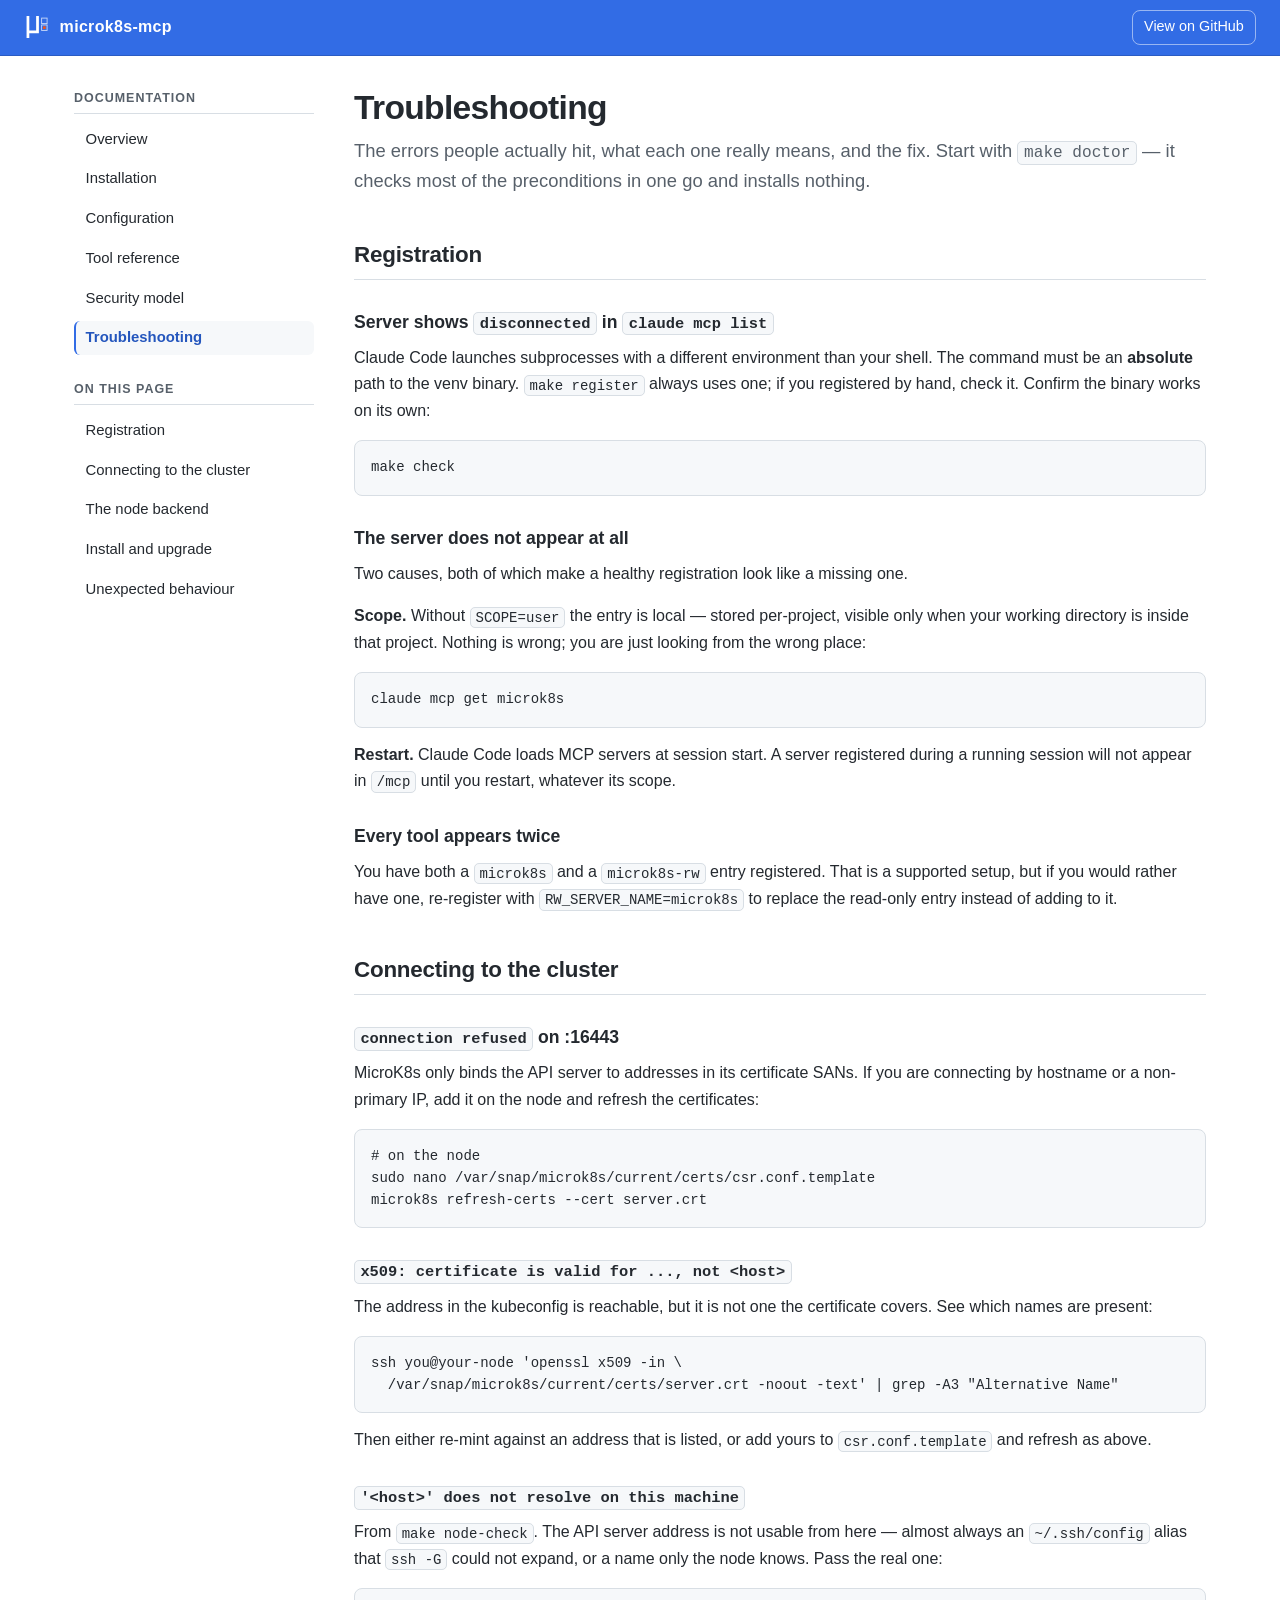
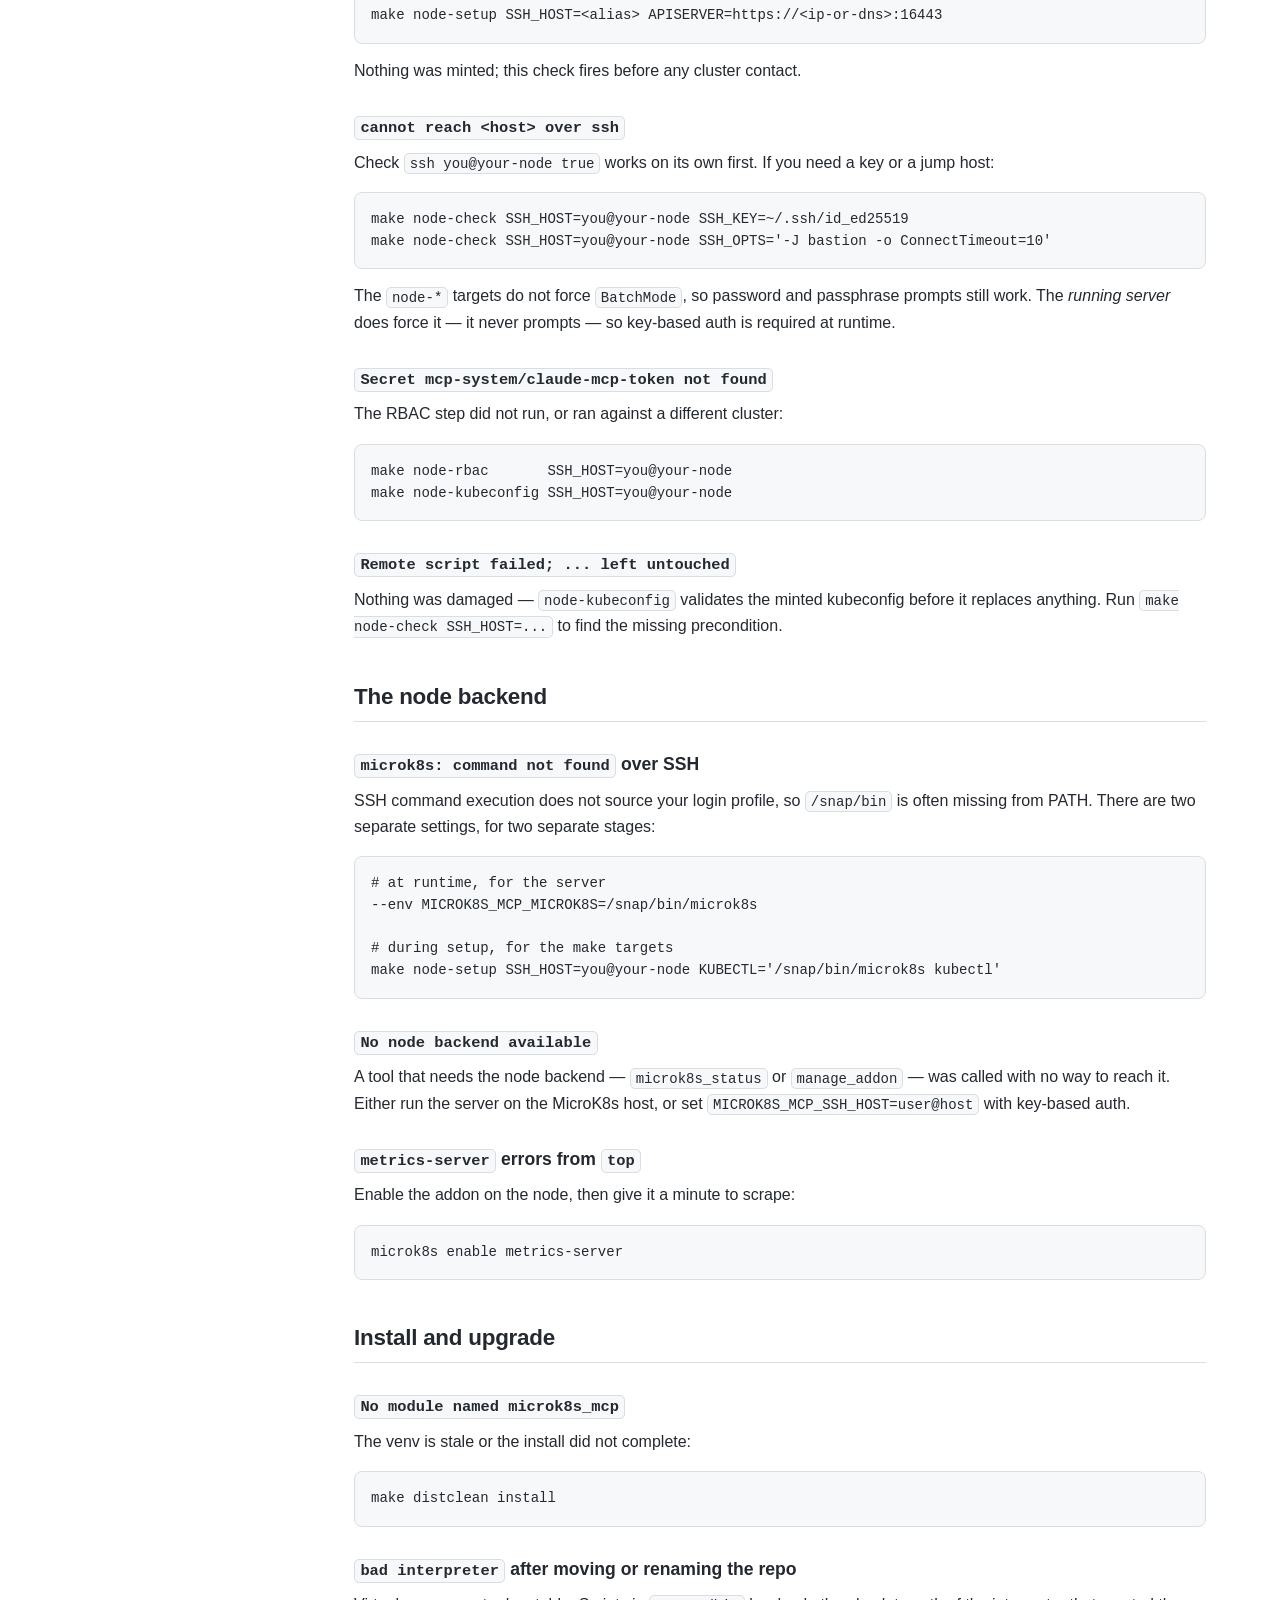
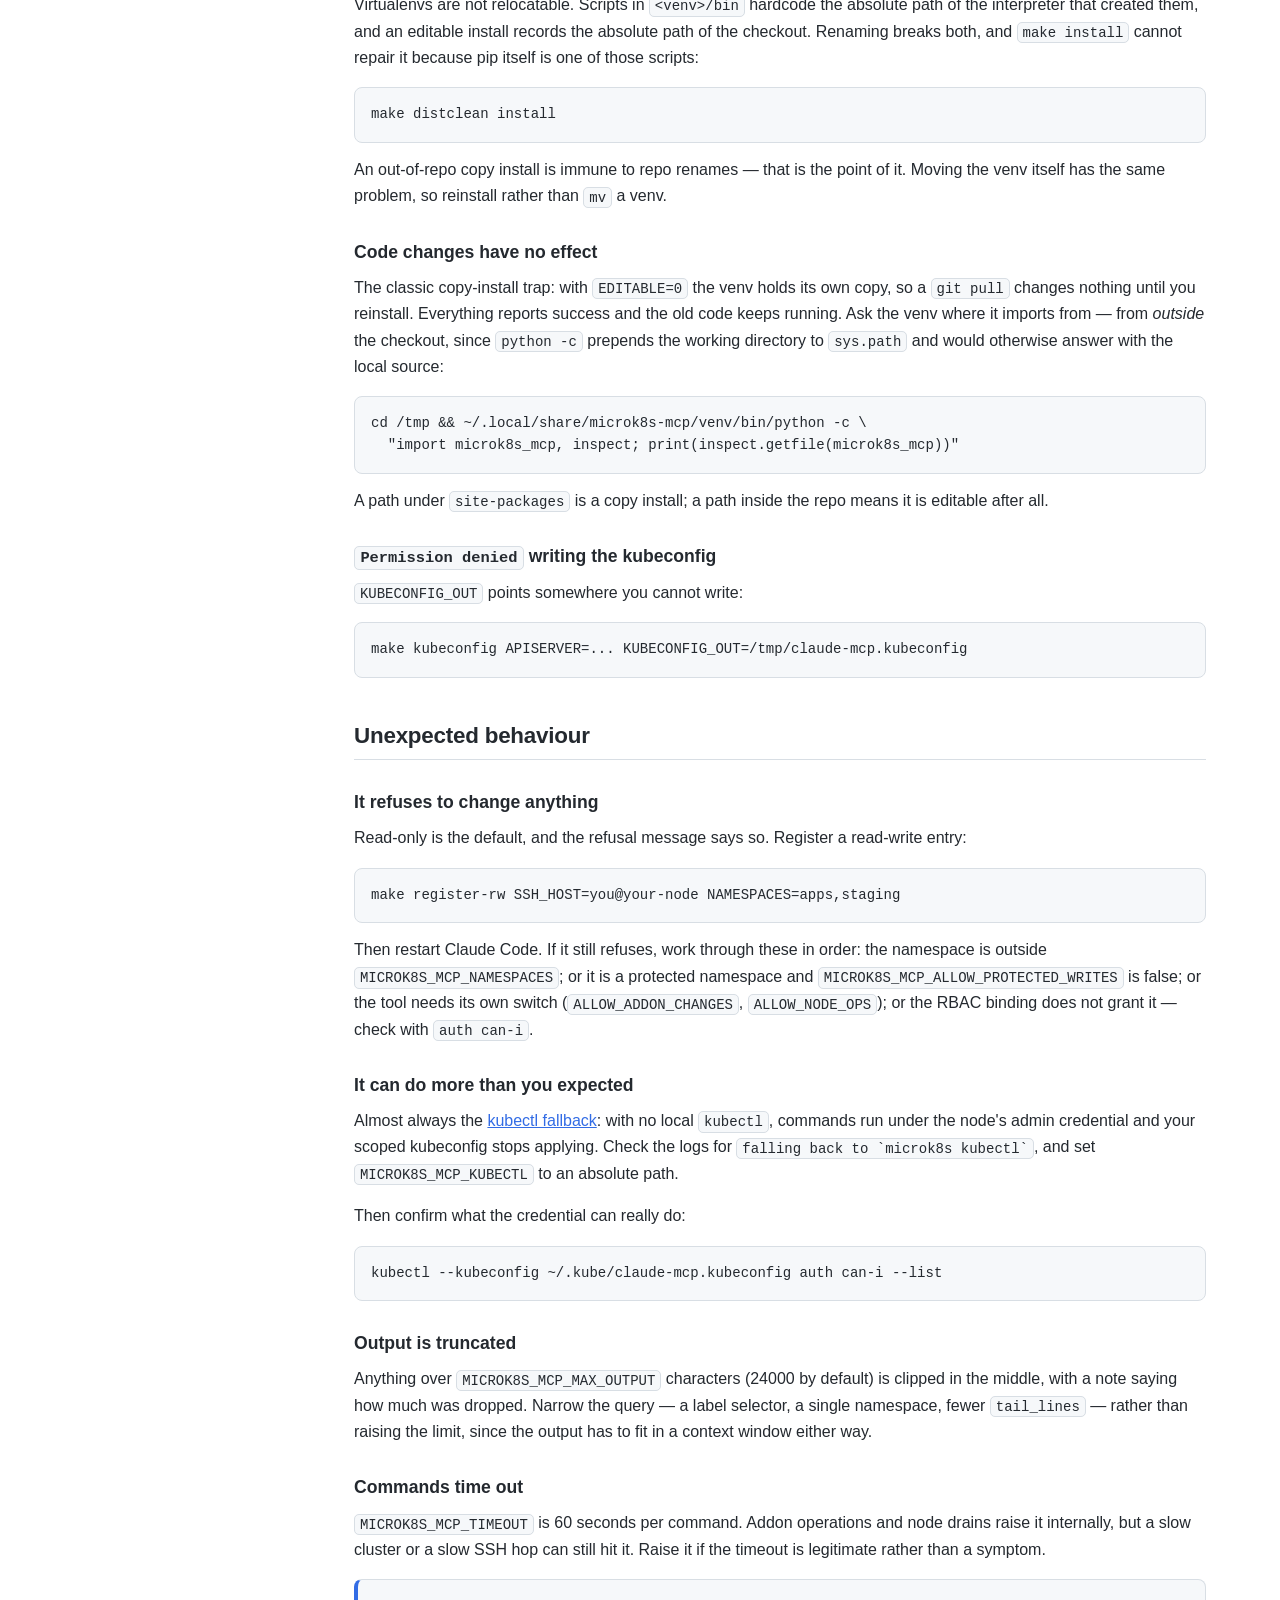
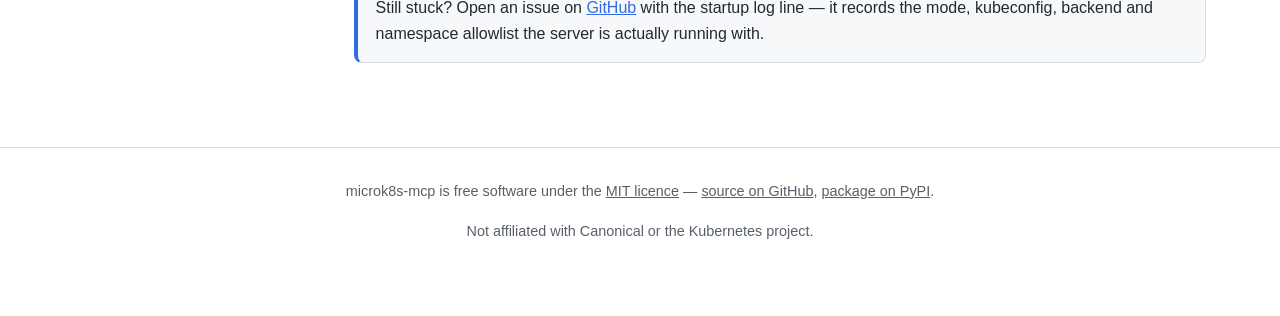
<file: doc/troubleshooting.html>
<!doctype html>
<html lang="en">
<head>
<meta charset="utf-8">
<meta name="viewport" content="width=device-width, initial-scale=1">
<title>Troubleshooting microk8s-mcp — common errors and fixes</title>
<meta name="description" content="Fixes for the errors people hit with microk8s-mcp: disconnected in claude mcp list, connection refused on 16443, x509 SAN errors, microk8s missing over SSH.">
<link rel="canonical" href="https://pierrejochem.github.io/microk8s-mcp/troubleshooting.html">
<meta name="robots" content="index, follow, max-image-preview:large">
<meta property="og:type" content="article">
<meta property="og:site_name" content="microk8s-mcp">
<meta property="og:title" content="Troubleshooting microk8s-mcp — common errors and fixes">
<meta property="og:description" content="The errors people actually hit, what each one means, and how to fix it.">
<meta property="og:url" content="https://pierrejochem.github.io/microk8s-mcp/troubleshooting.html">
<meta property="og:image" content="https://pierrejochem.github.io/microk8s-mcp/assets/og-image.png">
<meta property="og:image:width" content="1200">
<meta property="og:image:height" content="630">
<meta property="og:image:alt" content="microk8s-mcp — an MCP server that connects Claude Code to a MicroK8s Kubernetes cluster">
<meta property="og:locale" content="en">
<meta name="twitter:card" content="summary_large_image">
<meta name="twitter:title" content="Troubleshooting microk8s-mcp — common errors and fixes">
<meta name="twitter:description" content="The errors people actually hit, what each one means, and how to fix it.">
<meta name="twitter:image" content="https://pierrejochem.github.io/microk8s-mcp/assets/og-image.png">
<meta name="author" content="Pierre Jochem">
<meta name="theme-color" content="#326ce5">
<link rel="icon" href="assets/microk8s-mcp-mark.svg" type="image/svg+xml">
<link rel="stylesheet" href="assets/style.css">
<script type="application/ld+json">
{
  "@context": "https://schema.org",
  "@type": "FAQPage",
  "mainEntity": [
    {
      "@type": "Question",
      "name": "The server shows disconnected in claude mcp list",
      "acceptedAnswer": { "@type": "Answer", "text": "Claude Code launches subprocesses with a different environment than your shell, so the command must be an absolute path to the venv binary. make register always uses an absolute path; if you registered by hand, check it. Confirm the binary works standalone with make check." }
    },
    {
      "@type": "Question",
      "name": "The server does not appear in claude mcp list at all",
      "acceptedAnswer": { "@type": "Answer", "text": "Either scope or restart. Without SCOPE=user the entry is local, stored per-project and only visible when your working directory is inside that project. Run claude mcp get microk8s to see where it landed. Claude Code also loads MCP servers at session start, so a server registered mid-session will not appear until you restart." }
    },
    {
      "@type": "Question",
      "name": "connection refused on port 16443",
      "acceptedAnswer": { "@type": "Answer", "text": "MicroK8s only binds the API server to addresses in its certificate SANs. If you connect by hostname or a non-primary IP, add it to /var/snap/microk8s/current/certs/csr.conf.template on the node and run microk8s refresh-certs --cert server.crt." }
    },
    {
      "@type": "Question",
      "name": "x509: certificate is valid for ..., not this host",
      "acceptedAnswer": { "@type": "Answer", "text": "The address in the kubeconfig is reachable but not listed in the API server's subject alternative names. Either re-mint the kubeconfig against an address that is listed, or add yours to csr.conf.template and run microk8s refresh-certs --cert server.crt." }
    },
    {
      "@type": "Question",
      "name": "microk8s: command not found over SSH",
      "acceptedAnswer": { "@type": "Answer", "text": "SSH command execution does not source your login profile, so /snap/bin is often missing from PATH. Register the server with --env MICROK8S_MCP_MICROK8S=/snap/bin/microk8s. For the setup targets, pass KUBECTL='/snap/bin/microk8s kubectl' instead." }
    },
    {
      "@type": "Question",
      "name": "metrics-server errors from the top tool",
      "acceptedAnswer": { "@type": "Answer", "text": "The metrics-server addon is not enabled. Run microk8s enable metrics-server on the node, then wait a minute for the first metrics to be scraped." }
    },
    {
      "@type": "Question",
      "name": "bad interpreter after moving or renaming the repository",
      "acceptedAnswer": { "@type": "Answer", "text": "Virtualenvs are not relocatable. Scripts in venv/bin hardcode the absolute path of the interpreter that created them, and an editable install records the absolute path of the checkout. Rebuild with make distclean install. An out-of-repo copy install (EDITABLE=0) is immune to repo renames." }
    },
    {
      "@type": "Question",
      "name": "Secret mcp-system/claude-mcp-token not found",
      "acceptedAnswer": { "@type": "Answer", "text": "The RBAC step did not run, or ran against a different cluster. Re-run make node-rbac SSH_HOST=... and then make node-kubeconfig SSH_HOST=..." }
    },
    {
      "@type": "Question",
      "name": "The host does not resolve on this machine",
      "acceptedAnswer": { "@type": "Answer", "text": "The API server address is not usable from your workstation. Almost always an ~/.ssh/config alias that ssh -G could not expand, or a name only the node knows. Pass the real address with APISERVER=https://ip-or-dns:16443. Nothing was minted; this check fires before any cluster contact." }
    },
    {
      "@type": "Question",
      "name": "The agent refuses to make a change and says the server is read-only",
      "acceptedAnswer": { "@type": "Answer", "text": "That is the default and it is working correctly. Register a read-write entry with make register-rw SSH_HOST=... NAMESPACES=... and restart Claude Code. If it still refuses, the namespace is outside MICROK8S_MCP_NAMESPACES, or it is a protected namespace and MICROK8S_MCP_ALLOW_PROTECTED_WRITES is false." }
    }
  ]
}
</script>
<script type="application/ld+json">
{
  "@context": "https://schema.org",
  "@graph": [
    {
      "@type": "TechArticle",
      "@id": "https://pierrejochem.github.io/microk8s-mcp/troubleshooting.html#article",
      "headline": "Troubleshooting",
      "name": "Troubleshooting microk8s-mcp — common errors and fixes",
      "description": "Fixes for the errors people actually hit with microk8s-mcp: server shows disconnected in claude mcp list, connection refused on 16443, x509 certificate is valid for, microk8s command not found over SSH, metrics-server errors from top, and bad interpreter after moving the repo.",
      "url": "https://pierrejochem.github.io/microk8s-mcp/troubleshooting.html",
      "inLanguage": "en",
      "datePublished": "2026-07-25",
      "dateModified": "2026-08-09",
      "keywords": "MicroK8s, MCP server, troubleshooting, kubectl errors, Claude Code",
      "author": {
        "@id": "https://pierrejochem.github.io/microk8s-mcp/#author"
      },
      "publisher": {
        "@id": "https://pierrejochem.github.io/microk8s-mcp/#author"
      },
      "isPartOf": {
        "@id": "https://pierrejochem.github.io/microk8s-mcp/#website"
      },
      "about": {
        "@id": "https://pierrejochem.github.io/microk8s-mcp/#software"
      },
      "mainEntityOfPage": {
        "@type": "WebPage",
        "@id": "https://pierrejochem.github.io/microk8s-mcp/troubleshooting.html"
      }
    },
    {
      "@type": "BreadcrumbList",
      "@id": "https://pierrejochem.github.io/microk8s-mcp/troubleshooting.html#breadcrumb",
      "itemListElement": [
        {
          "@type": "ListItem",
          "position": 1,
          "name": "microk8s-mcp",
          "item": "https://pierrejochem.github.io/microk8s-mcp/"
        },
        {
          "@type": "ListItem",
          "position": 2,
          "name": "Troubleshooting",
          "item": "https://pierrejochem.github.io/microk8s-mcp/troubleshooting.html"
        }
      ]
    },
    {
      "@type": "Person",
      "@id": "https://pierrejochem.github.io/microk8s-mcp/#author",
      "name": "Pierre Jochem",
      "url": "https://github.com/pierrejochem"
    }
  ]
}
</script>
</head>
<body>
<a class="skip" href="#main">Skip to content</a>

<header class="topbar">
  <a class="brand" href="index.html">
    <svg viewBox="18 18 65 76" xmlns="http://www.w3.org/2000/svg" aria-hidden="true" focusable="false">
      <path d="M24 24 24 88M24 62 24 70 52 70 52 24" fill="none" stroke="#ffffff" stroke-width="8" stroke-linejoin="miter" stroke-linecap="butt"></path>
      <g fill="none" stroke="rgba(255,255,255,.75)" stroke-width="2.6"><rect x="64" y="30" width="16" height="16"></rect><rect x="64" y="50" width="16" height="16"></rect></g>
      <rect x="68" y="54" width="8" height="8" fill="#e95420"></rect>
    </svg>
    microk8s-mcp
  </a>
  <span class="spacer"></span>
  <a class="gh" href="https://github.com/pierrejochem/microk8s-mcp">View on GitHub</a>
</header>

<div class="layout">
  <div class="sidebar">
    <nav aria-label="Documentation">
      <h2>Documentation</h2>
      <ul>
        <li><a href="index.html">Overview</a></li>
        <li><a href="install.html">Installation</a></li>
        <li><a href="configure.html">Configuration</a></li>
        <li><a href="tools.html">Tool reference</a></li>
        <li><a href="security.html">Security model</a></li>
        <li><a href="troubleshooting.html" aria-current="page">Troubleshooting</a></li>
      </ul>
      <h2>On this page</h2>
      <ul>
        <li><a href="#registration">Registration</a></li>
        <li><a href="#connection">Connecting to the cluster</a></li>
        <li><a href="#node">The node backend</a></li>
        <li><a href="#install-issues">Install and upgrade</a></li>
        <li><a href="#behaviour">Unexpected behaviour</a></li>
      </ul>
    </nav>
  </div>

  <main id="main">
    <h1>Troubleshooting</h1>
    <p class="lede">The errors people actually hit, what each one really means, and the fix.
    Start with <code>make doctor</code> — it checks most of the preconditions in one go and
    installs nothing.</p>

    <h2 id="registration">Registration</h2>

    <h3>Server shows <code>disconnected</code> in <code>claude mcp list</code></h3>
    <p>Claude Code launches subprocesses with a different environment than your shell. The command
    must be an <strong>absolute</strong> path to the venv binary. <code>make register</code> always
    uses one; if you registered by hand, check it. Confirm the binary works on its own:</p>
    <pre><code>make check</code></pre>

    <h3>The server does not appear at all</h3>
    <p>Two causes, both of which make a healthy registration look like a missing one.</p>
    <p><strong>Scope.</strong> Without <code>SCOPE=user</code> the entry is local — stored
    per-project, visible only when your working directory is inside that project. Nothing is wrong;
    you are just looking from the wrong place:</p>
    <pre><code>claude mcp get microk8s</code></pre>

    <p><strong>Restart.</strong> Claude Code loads MCP servers at session start. A server
    registered during a running session will not appear in <code>/mcp</code> until you restart,
    whatever its scope.</p>

    <h3>Every tool appears twice</h3>
    <p>You have both a <code>microk8s</code> and a <code>microk8s-rw</code> entry registered. That
    is a supported setup, but if you would rather have one, re-register with
    <code>RW_SERVER_NAME=microk8s</code> to replace the read-only entry instead of adding to it.</p>

    <h2 id="connection">Connecting to the cluster</h2>

    <h3><code>connection refused</code> on :16443</h3>
    <p>MicroK8s only binds the API server to addresses in its certificate SANs. If you are
    connecting by hostname or a non-primary IP, add it on the node and refresh the certificates:</p>
    <pre><code># on the node
sudo nano /var/snap/microk8s/current/certs/csr.conf.template
microk8s refresh-certs --cert server.crt</code></pre>

    <h3><code>x509: certificate is valid for ..., not &lt;host&gt;</code></h3>
    <p>The address in the kubeconfig is reachable, but it is not one the certificate covers. See
    which names are present:</p>
    <pre><code>ssh you@your-node 'openssl x509 -in \
  /var/snap/microk8s/current/certs/server.crt -noout -text' | grep -A3 "Alternative Name"</code></pre>
    <p>Then either re-mint against an address that is listed, or add yours to
    <code>csr.conf.template</code> and refresh as above.</p>

    <h3><code>'&lt;host&gt;' does not resolve on this machine</code></h3>
    <p>From <code>make node-check</code>. The API server address is not usable from here — almost
    always an <code>~/.ssh/config</code> alias that <code>ssh -G</code> could not expand, or a name
    only the node knows. Pass the real one:</p>
    <pre><code>make node-setup SSH_HOST=&lt;alias&gt; APISERVER=https://&lt;ip-or-dns&gt;:16443</code></pre>
    <p>Nothing was minted; this check fires before any cluster contact.</p>

    <h3><code>cannot reach &lt;host&gt; over ssh</code></h3>
    <p>Check <code>ssh you@your-node true</code> works on its own first. If you need a key or a
    jump host:</p>
    <pre><code>make node-check SSH_HOST=you@your-node SSH_KEY=~/.ssh/id_ed25519
make node-check SSH_HOST=you@your-node SSH_OPTS='-J bastion -o ConnectTimeout=10'</code></pre>
    <p>The <code>node-*</code> targets do not force <code>BatchMode</code>, so password and
    passphrase prompts still work. The <em>running server</em> does force it — it never prompts —
    so key-based auth is required at runtime.</p>

    <h3><code>Secret mcp-system/claude-mcp-token not found</code></h3>
    <p>The RBAC step did not run, or ran against a different cluster:</p>
    <pre><code>make node-rbac       SSH_HOST=you@your-node
make node-kubeconfig SSH_HOST=you@your-node</code></pre>

    <h3><code>Remote script failed; ... left untouched</code></h3>
    <p>Nothing was damaged — <code>node-kubeconfig</code> validates the minted kubeconfig before it
    replaces anything. Run <code>make node-check SSH_HOST=...</code> to find the missing
    precondition.</p>

    <h2 id="node">The node backend</h2>

    <h3><code>microk8s: command not found</code> over SSH</h3>
    <p>SSH command execution does not source your login profile, so <code>/snap/bin</code> is often
    missing from PATH. There are two separate settings, for two separate stages:</p>
    <pre><code># at runtime, for the server
--env MICROK8S_MCP_MICROK8S=/snap/bin/microk8s

# during setup, for the make targets
make node-setup SSH_HOST=you@your-node KUBECTL='/snap/bin/microk8s kubectl'</code></pre>

    <h3><code>No node backend available</code></h3>
    <p>A tool that needs the node backend — <code>microk8s_status</code> or
    <code>manage_addon</code> — was called with no way to reach it. Either run the server on the
    MicroK8s host, or set <code>MICROK8S_MCP_SSH_HOST=user@host</code> with key-based auth.</p>

    <h3><code>metrics-server</code> errors from <code>top</code></h3>
    <p>Enable the addon on the node, then give it a minute to scrape:</p>
    <pre><code>microk8s enable metrics-server</code></pre>

    <h2 id="install-issues">Install and upgrade</h2>

    <h3><code>No module named microk8s_mcp</code></h3>
    <p>The venv is stale or the install did not complete:</p>
    <pre><code>make distclean install</code></pre>

    <h3><code>bad interpreter</code> after moving or renaming the repo</h3>
    <p>Virtualenvs are not relocatable. Scripts in <code>&lt;venv&gt;/bin</code> hardcode the
    absolute path of the interpreter that created them, and an editable install records the
    absolute path of the checkout. Renaming breaks both, and <code>make install</code> cannot
    repair it because pip itself is one of those scripts:</p>
    <pre><code>make distclean install</code></pre>
    <p>An out-of-repo copy install is immune to repo renames — that is the point of it. Moving the
    venv itself has the same problem, so reinstall rather than <code>mv</code> a venv.</p>

    <h3>Code changes have no effect</h3>
    <p>The classic copy-install trap: with <code>EDITABLE=0</code> the venv holds its own copy, so
    a <code>git pull</code> changes nothing until you reinstall. Everything reports success and the
    old code keeps running. Ask the venv where it imports from — from <em>outside</em> the
    checkout, since <code>python -c</code> prepends the working directory to <code>sys.path</code>
    and would otherwise answer with the local source:</p>
    <pre><code>cd /tmp &amp;&amp; ~/.local/share/microk8s-mcp/venv/bin/python -c \
  "import microk8s_mcp, inspect; print(inspect.getfile(microk8s_mcp))"</code></pre>
    <p>A path under <code>site-packages</code> is a copy install; a path inside the repo means it
    is editable after all.</p>

    <h3><code>Permission denied</code> writing the kubeconfig</h3>
    <p><code>KUBECONFIG_OUT</code> points somewhere you cannot write:</p>
    <pre><code>make kubeconfig APISERVER=... KUBECONFIG_OUT=/tmp/claude-mcp.kubeconfig</code></pre>

    <h2 id="behaviour">Unexpected behaviour</h2>

    <h3>It refuses to change anything</h3>
    <p>Read-only is the default, and the refusal message says so. Register a read-write entry:</p>
    <pre><code>make register-rw SSH_HOST=you@your-node NAMESPACES=apps,staging</code></pre>
    <p>Then restart Claude Code. If it still refuses, work through these in order: the namespace is
    outside <code>MICROK8S_MCP_NAMESPACES</code>; or it is a protected namespace and
    <code>MICROK8S_MCP_ALLOW_PROTECTED_WRITES</code> is false; or the tool needs its own switch
    (<code>ALLOW_ADDON_CHANGES</code>, <code>ALLOW_NODE_OPS</code>); or the RBAC binding does not
    grant it — check with <code>auth can-i</code>.</p>

    <h3>It can do more than you expected</h3>
    <p>Almost always the <a href="security.html#kubectl-fallback">kubectl fallback</a>: with no
    local <code>kubectl</code>, commands run under the node's admin credential and your scoped
    kubeconfig stops applying. Check the logs for
    <code>falling back to `microk8s kubectl`</code>, and set
    <code>MICROK8S_MCP_KUBECTL</code> to an absolute path.</p>
    <p>Then confirm what the credential can really do:</p>
    <pre><code>kubectl --kubeconfig ~/.kube/claude-mcp.kubeconfig auth can-i --list</code></pre>

    <h3>Output is truncated</h3>
    <p>Anything over <code>MICROK8S_MCP_MAX_OUTPUT</code> characters (24000 by default) is clipped
    in the middle, with a note saying how much was dropped. Narrow the query — a label selector, a
    single namespace, fewer <code>tail_lines</code> — rather than raising the limit, since the
    output has to fit in a context window either way.</p>

    <h3>Commands time out</h3>
    <p><code>MICROK8S_MCP_TIMEOUT</code> is 60 seconds per command. Addon operations and node
    drains raise it internally, but a slow cluster or a slow SSH hop can still hit it. Raise it if
    the timeout is legitimate rather than a symptom.</p>

    <div class="note">
      <p>Still stuck? Open an issue on
      <a href="https://github.com/pierrejochem/microk8s-mcp/issues">GitHub</a> with the startup log
      line — it records the mode, kubeconfig, backend and namespace allowlist the server is
      actually running with.</p>
    </div>
  </main>
</div>

<footer>
  <p>microk8s-mcp is free software under the
  <a href="https://github.com/pierrejochem/microk8s-mcp/blob/main/LICENSE">MIT licence</a> —
  <a href="https://github.com/pierrejochem/microk8s-mcp">source on GitHub</a>,
  <a href="https://pypi.org/project/microk8s-mcp/">package on PyPI</a>.</p>
  <p>Not affiliated with Canonical or the Kubernetes project.</p>
</footer>

</body>
</html>
</file>
<file: doc/assets/style.css>
/* microk8s-mcp documentation
   Brand: Kubernetes blue #326CE5, Canonical orange #E95420, ink #1D1F20 */

:root {
  --blue: #326ce5;
  --blue-dark: #2456bd;
  /* The top bar matches the lockup's brand blue exactly, in both themes, so
     the bar and the banner beneath it read as one surface. White on #326ce5
     measures 4.76:1, which clears AA for normal text. Dark mode must not
     substitute the lightened link blue here: white on #58a6ff is 2.53:1. */
  --chrome: #326ce5;
  --chrome-text: #ffffff;
  --orange: #e95420;
  --ink: #1d1f20;
  --bg: #ffffff;
  --bg-soft: #f6f8fa;
  --bg-code: #f6f8fa;
  --text: #24292f;
  --text-muted: #57606a;
  --border: #d8dee4;
  --warn-bg: #fff8e6;
  --warn-border: #d4a72c;
  --danger-bg: #fff1f0;
  --danger-border: #cf222e;
  --radius: 8px;
  --sans: -apple-system, BlinkMacSystemFont, "Segoe UI", Roboto, Helvetica, Arial, sans-serif;
  --mono: ui-monospace, SFMono-Regular, "SF Mono", Menlo, Consolas, "Liberation Mono", monospace;
}

@media (prefers-color-scheme: dark) {
  :root {
    --blue: #58a6ff;
    --blue-dark: #79b8ff;
    --orange: #ff7b52;
    --bg: #0d1117;
    --bg-soft: #161b22;
    --bg-code: #161b22;
    --text: #e6edf3;
    --text-muted: #9198a1;
    --border: #30363d;
    --warn-bg: #272115;
    --warn-border: #d29922;
    --danger-bg: #25171c;
    --danger-border: #f85149;
    /* Brand blue here too — the chrome tracks the lockup, not the theme. */
    --chrome: #326ce5;
    --chrome-text: #ffffff;
  }
}

* { box-sizing: border-box; }

html { scroll-behavior: smooth; scroll-padding-top: 5rem; }

body {
  margin: 0;
  font-family: var(--sans);
  font-size: 16px;
  line-height: 1.65;
  color: var(--text);
  background: var(--bg);
  -webkit-text-size-adjust: 100%;
}

.skip {
  position: absolute;
  left: -9999px;
  top: 0;
  background: var(--blue);
  color: #fff;
  padding: .75rem 1rem;
  z-index: 100;
}
.skip:focus { left: 0; }

/* ---------- top bar ---------- */

.topbar {
  position: sticky;
  top: 0;
  z-index: 50;
  display: flex;
  align-items: center;
  gap: 1rem;
  padding: .6rem 1.5rem;
  background: var(--chrome);
  border-bottom: 1px solid rgba(0, 0, 0, .15);
}

.topbar a.brand {
  display: flex;
  align-items: center;
  gap: .6rem;
  color: #fff;
  text-decoration: none;
  font-weight: 600;
  letter-spacing: .02em;
}

.topbar .brand svg { width: 26px; height: 26px; display: block; }

.topbar .spacer { flex: 1; }

.topbar .gh {
  color: #fff;
  text-decoration: none;
  font-size: .9rem;
  border: 1px solid rgba(255, 255, 255, .5);
  border-radius: var(--radius);
  padding: .3rem .7rem;
  white-space: nowrap;
}
.topbar .gh:hover { background: rgba(255, 255, 255, .15); }

/* ---------- layout ---------- */

.layout {
  display: grid;
  grid-template-columns: 240px minmax(0, 1fr);
  gap: 2.5rem;
  max-width: 1180px;
  margin: 0 auto;
  padding: 2rem 1.5rem 4rem;
}

.sidebar nav { position: sticky; top: 5rem; }

.sidebar h2 {
  font-size: .78rem;
  text-transform: uppercase;
  letter-spacing: .08em;
  color: var(--text-muted);
  margin: 1.5rem 0 .5rem;
}
.sidebar h2:first-child { margin-top: 0; }

.sidebar ul { list-style: none; margin: 0; padding: 0; }

.sidebar a {
  display: block;
  padding: .3rem .6rem;
  color: var(--text);
  text-decoration: none;
  border-radius: 6px;
  border-left: 2px solid transparent;
  font-size: .93rem;
}
.sidebar a:hover { background: var(--bg-soft); }
.sidebar a[aria-current="page"] {
  /* --blue on --bg-soft is 4.47:1, a hair under AA; the darker tone clears it. */
  color: var(--blue-dark);
  font-weight: 600;
  border-left-color: var(--blue);
  background: var(--bg-soft);
}

main { min-width: 0; }

/* ---------- typography ---------- */

h1 {
  font-size: 2.1rem;
  line-height: 1.2;
  margin: 0 0 .5rem;
  letter-spacing: -.02em;
}

h2 {
  font-size: 1.4rem;
  margin: 2.5rem 0 .75rem;
  padding-bottom: .3rem;
  border-bottom: 1px solid var(--border);
  letter-spacing: -.01em;
}

h3 { font-size: 1.1rem; margin: 1.75rem 0 .5rem; }

.lede {
  font-size: 1.15rem;
  color: var(--text-muted);
  margin: 0 0 2rem;
}

p, ul, ol { margin: 0 0 1rem; }
li { margin-bottom: .35rem; }

a { color: var(--blue); }
a:hover { color: var(--blue-dark); }

code {
  font-family: var(--mono);
  font-size: .875em;
  background: var(--bg-code);
  border: 1px solid var(--border);
  border-radius: 5px;
  padding: .12em .35em;
}

pre {
  background: var(--bg-code);
  border: 1px solid var(--border);
  border-radius: var(--radius);
  padding: 1rem;
  overflow-x: auto;
  font-size: .875rem;
  line-height: 1.55;
}
pre code { background: none; border: 0; padding: 0; font-size: 1em; }

/* ---------- tables ---------- */

.table-wrap { overflow-x: auto; margin: 0 0 1.25rem; }

table {
  border-collapse: collapse;
  width: 100%;
  font-size: .92rem;
}
th, td {
  text-align: left;
  padding: .5rem .7rem;
  border: 1px solid var(--border);
  vertical-align: top;
}
th { background: var(--bg-soft); font-weight: 600; }
td code { white-space: nowrap; }

/* ---------- callouts ---------- */

.note, .warn, .danger {
  border: 1px solid var(--border);
  border-left-width: 4px;
  border-radius: var(--radius);
  padding: .9rem 1.1rem;
  margin: 0 0 1.25rem;
  background: var(--bg-soft);
}
.note { border-left-color: var(--blue); }
.warn { border-left-color: var(--warn-border); background: var(--warn-bg); }
.danger { border-left-color: var(--danger-border); background: var(--danger-bg); }

.note > :last-child, .warn > :last-child, .danger > :last-child { margin-bottom: 0; }
.note strong, .warn strong, .danger strong { display: inline; }

/* ---------- home page bits ---------- */

.hero {
  display: flex;
  flex-direction: column;
  gap: 1rem;
  margin-bottom: 2.5rem;
}
.hero img { max-width: 100%; height: auto; border-radius: var(--radius); }

.cta {
  display: flex;
  flex-wrap: wrap;
  gap: .75rem;
  margin: 1.5rem 0 0;
}
.btn {
  display: inline-block;
  padding: .55rem 1.1rem;
  border-radius: var(--radius);
  text-decoration: none;
  font-weight: 600;
  font-size: .95rem;
  border: 1px solid var(--blue);
}
/* Same brand blue as the bar and the lockup, in both themes. */
.btn-primary { background: var(--chrome); color: var(--chrome-text); border-color: var(--chrome); }
.btn-primary:hover { filter: brightness(1.12); color: var(--chrome-text); }
.btn-ghost { color: var(--blue); }
.btn-ghost:hover { background: var(--bg-soft); }

.cards {
  display: grid;
  grid-template-columns: repeat(auto-fit, minmax(230px, 1fr));
  gap: 1rem;
  margin: 1.5rem 0 2rem;
}
.card {
  border: 1px solid var(--border);
  border-radius: var(--radius);
  padding: 1.1rem 1.2rem;
  background: var(--bg-soft);
}
.card h3 { margin: 0 0 .4rem; font-size: 1rem; }
.card p { margin: 0; font-size: .92rem; color: var(--text-muted); }
.card a { text-decoration: none; }
.card a::after { content: " \2192"; }

.badge {
  display: inline-block;
  font-size: .72rem;
  font-weight: 700;
  letter-spacing: .04em;
  text-transform: uppercase;
  padding: .12rem .45rem;
  border-radius: 4px;
  vertical-align: middle;
}
.badge-read { background: rgba(50, 108, 229, .15); color: var(--blue); }
.badge-write { background: rgba(233, 84, 32, .15); color: var(--orange); }
.badge-danger { background: rgba(207, 34, 46, .15); color: var(--danger-border); }

/* ---------- tool entries ---------- */

.tool {
  border: 1px solid var(--border);
  border-radius: var(--radius);
  padding: 1rem 1.2rem;
  margin-bottom: 1rem;
}
.tool h3 { margin: 0 0 .4rem; font-family: var(--mono); font-size: 1rem; }
.tool p { margin: 0 0 .5rem; }
.tool p:last-child { margin-bottom: 0; }
.tool .args { font-size: .88rem; color: var(--text-muted); }
.tool .args code { font-size: .95em; }

/* ---------- footer ---------- */

footer {
  border-top: 1px solid var(--border);
  padding: 2rem 1.5rem;
  text-align: center;
  color: var(--text-muted);
  font-size: .9rem;
}
footer a { color: var(--text-muted); }

/* ---------- responsive ---------- */

@media (max-width: 860px) {
  .layout {
    grid-template-columns: 1fr;
    gap: 1rem;
    padding: 1.25rem 1rem 3rem;
  }
  .sidebar nav { position: static; }
  .sidebar {
    border-bottom: 1px solid var(--border);
    padding-bottom: 1rem;
    margin-bottom: 1rem;
  }
  .sidebar ul {
    display: flex;
    flex-wrap: wrap;
    gap: .3rem;
  }
  .sidebar a { border-left: 0; border: 1px solid var(--border); }
  .sidebar a[aria-current="page"] { border-color: var(--blue); }
  .sidebar h2 { margin: .75rem 0 .4rem; }
  h1 { font-size: 1.7rem; }
  .topbar { padding: .6rem 1rem; }

  /* Keep the nav compact so content starts near the top of the first screen. */
  .sidebar a { font-size: .85rem; padding: .25rem .5rem; }
  .sidebar ul { gap: .25rem; }

  /* Stack table rows into labelled blocks. A three-column reference table
     squeezed into 390px puts one word per line and hides the column that
     matters; each row becomes its own small card instead. */
  .table-wrap { overflow-x: visible; }

  table, tbody, tr, td { display: block; width: 100%; }

  thead { position: absolute; width: 1px; height: 1px; overflow: hidden; clip: rect(0 0 0 0); white-space: nowrap; }

  tr {
    border: 1px solid var(--border);
    border-radius: var(--radius);
    margin-bottom: .75rem;
    padding: .25rem .75rem .5rem;
  }

  td { border: 0; padding: .4rem 0; }
  td + td { border-top: 1px solid var(--border); }

  td::before {
    content: attr(data-label);
    display: block;
    font-size: .7rem;
    font-weight: 700;
    text-transform: uppercase;
    letter-spacing: .06em;
    color: var(--text-muted);
    margin-bottom: .15rem;
  }
  td:not([data-label])::before { content: none; }

  /* Long variable names must wrap rather than force a wide row. */
  td code { white-space: normal; overflow-wrap: anywhere; }
}
</file>
